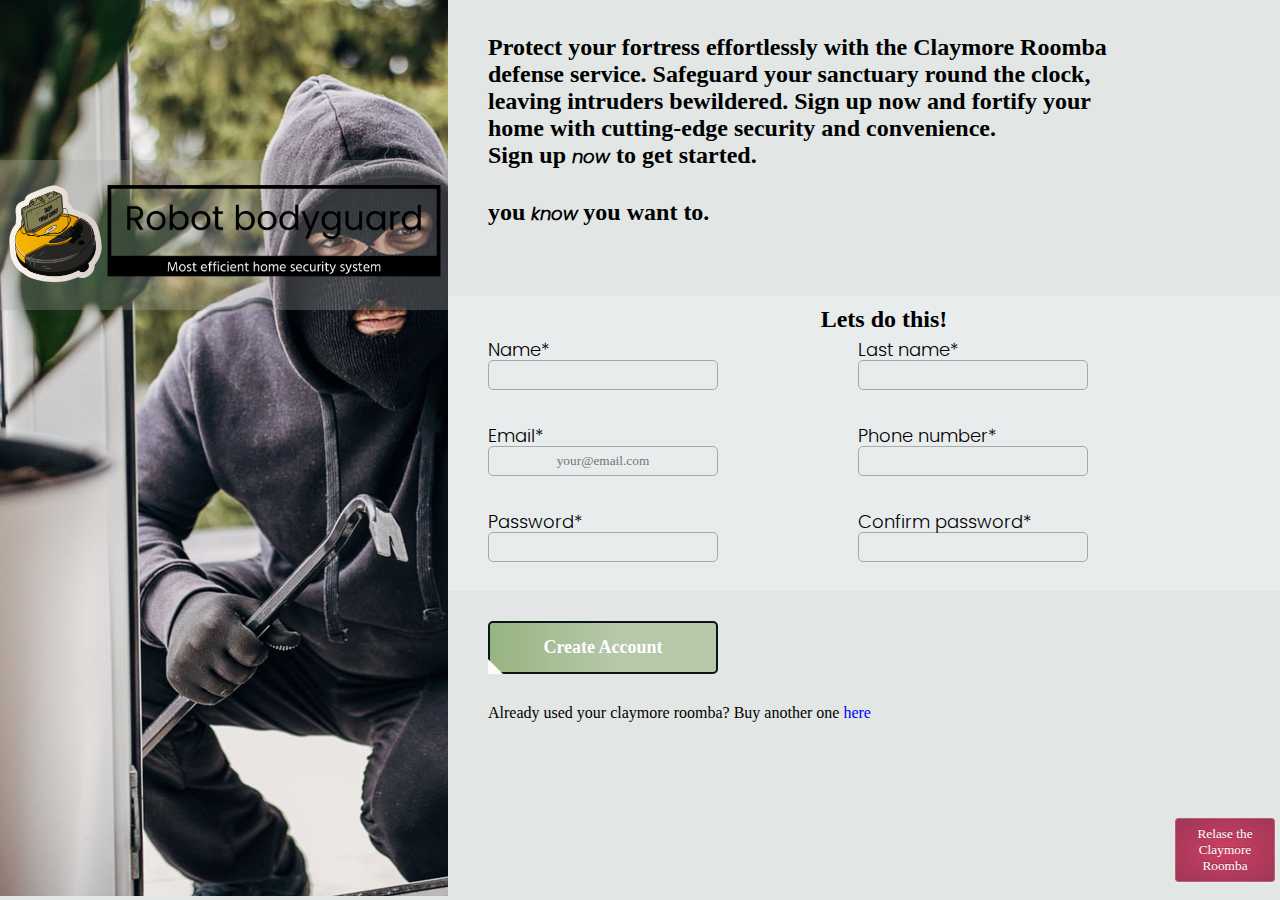
<file: index.html>
<!DOCTYPE html>
<html lang="en">
<head>
    <meta charset="UTF-8">
    <meta name="viewport" content="width=device-width, initial-scale=1.0">
    <title>Document</title>
    <link rel="stylesheet" href="simple-form.css">
</head>
<body>
    <div class="page-container">
        <div class="sidebar-panel">
            <div class="logo">
                <img class="roomba" id="roomba" src="img/claymore_roomba-removebg-preview.png" alt="source: imgflip.com">
                <img class="logo-text" src="img/robot-bodyguard-low-resolution-logo-black-on-transparent-background.png" alt="logo">
            </div>
            <div class="img-credit">
                
            </div>
        </div>
        <div class="main-panel">
            <div class="block 1">
                <div class="words">    
                    <p>Protect your fortress effortlessly with the Claymore Roomba defense service. Safeguard your sanctuary round the clock, leaving intruders bewildered. 
                        Sign up now and fortify your home with cutting-edge security and convenience.
                    </p>
                    <p>Sign up <span class="italic">now</span> to get started.</p>
                </div>
                <p>you <span class="italic">know </span>you want to.</p>
            </div>

            <div class="block 2">
                <form action="" 
                      method="post"
                      id="roomba-f">
                    <div class="legend">
                        <legend>Lets do this!</legend>
                    </div>
                    <div class="form-panel">
                        <ul class="input-container 1">
                            <li>
                                <label for="name">Name*</label>
                                <input type="text" 
                                       id="name" 
                                       name="user-name" 
                                       required>
                            </li>
                            <li>
                                <label for="email">Email*</label>
                                <input type="email" 
                                       id="email" 
                                       name="user-email" 
                                       placeholder="your@email.com"

                                       required >
                            </li>
                            <li>
                                <label for="password">Password*</label>
                                <input type="password" 
                                       id="password" 
                                       name="user-password"
                                       minlength="8" 
                                       required
                                 >
                            </li>
                        </ul>
                        <ul class="input-container 2">
                            <li>
                                <label for="lastName">Last name*</label>
                                <input type="text" 
                                       name="lastName" 
                                       id="user-last-name" 
                                       minlength="8"
                                       required>
                            </li>
                            <li>
                                <label for="phone">Phone number*</label>
                                <input type="tel" 
                                       name="phone" 
                                       id="user-phone" 
                                       required>
                            </li>
                            <li>
                                <label for="conf-pass">Confirm password*</label>
                                <input type="password" 
                                       name="lastName" 
                                       id="conf-pass" 
                                       required>
                            </li>
                        </ul>
                        
                    </div>
                </form>    
            </div>

            <div class="block 3 button">
                <button form="roomba-f" type="submit" id="submit">Create Account</button>
                <p class="">Already used your claymore roomba? Buy another one<span style="color: blue;"> here</span></p>
                <button id="release">
                    <div class="button-top">Relase the Claymore Roomba</div>
                    <div class="button-bottom"></div>
                    <div class="button-base"></div>
                </button>
            </div>
        </div>
    </div>
   <script src="./simple-form.js"></script>
</body>
</html>
</file>
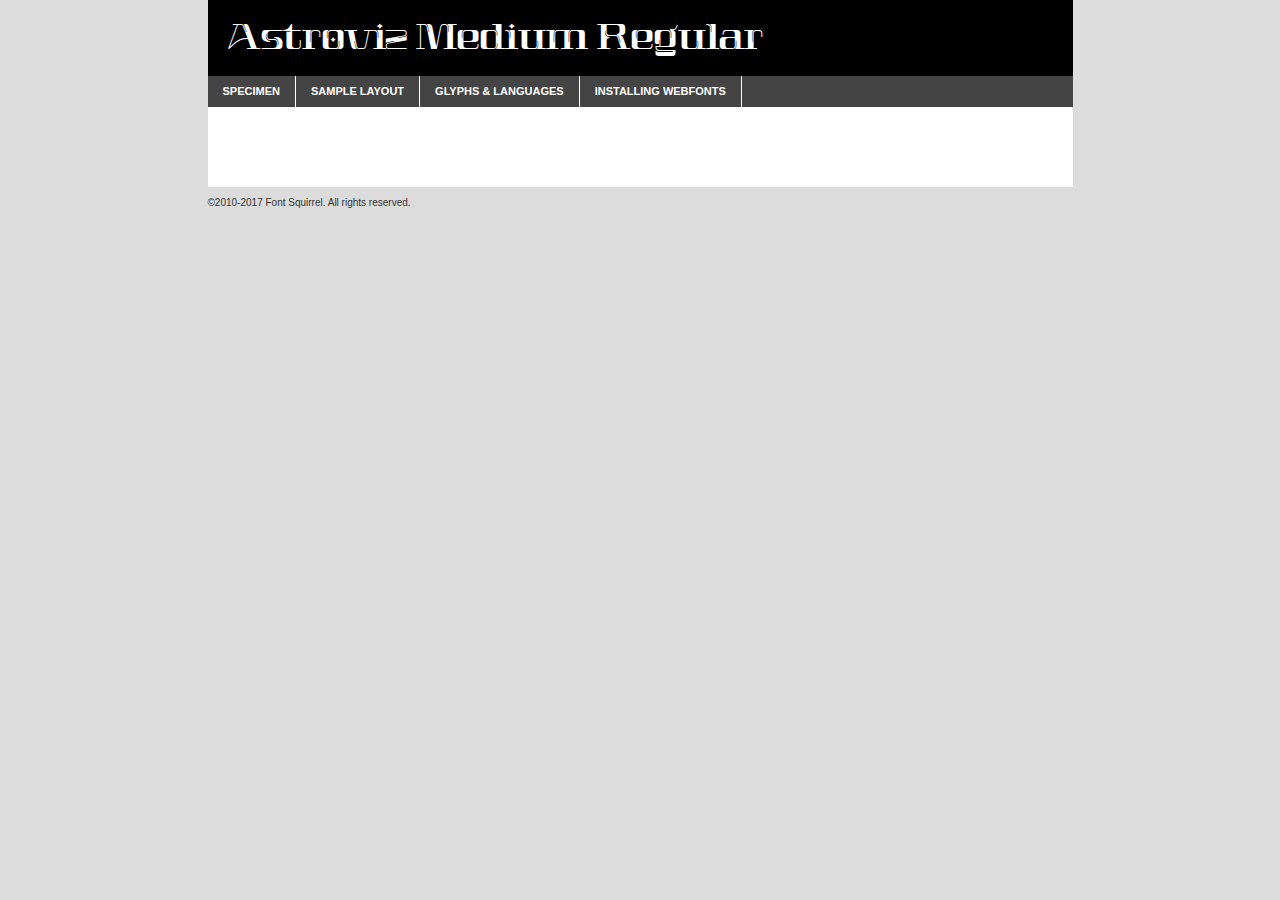
<file: fuentes-texto/astroviz/astroviz-medium-demo.html>
<!DOCTYPE html PUBLIC "-//W3C//DTD XHTML 1.0 Transitional//EN"
        "http://www.w3.org/TR/xhtml1/DTD/xhtml1-transitional.dtd">

<html xmlns="http://www.w3.org/1999/xhtml" xml:lang="en" lang="en">
<head>
    <meta http-equiv="Content-Type" content="text/html; charset=utf-8"/>
    <script src="http://ajax.googleapis.com/ajax/libs/jquery/1.7.2/jquery.min.js" type="text/javascript" charset="utf-8"></script>
    <script type="text/javascript">
		(function($) {
			$.fn.easyTabs = function(option) {
				var param = jQuery.extend({ fadeSpeed: 'fast', defaultContent: 1, activeClass: 'active' }, option);
				$(this).each(function() {
					var thisId = '#' + this.id;
					if ( param.defaultContent == '' )
					{
						param.defaultContent = 1;
					}
					if ( typeof param.defaultContent == 'number' )
					{
						var defaultTab = $(thisId + ' .tabs li:eq(' + (param.defaultContent - 1) + ') a').attr('href').substr(1);
					}
					else
					{
						var defaultTab = param.defaultContent;
					}
					$(thisId + ' .tabs li a').each(function() {
						var tabToHide = $(this).attr('href').substr(1);
						$('#' + tabToHide).addClass('easytabs-tab-content');
					});
					hideAll();
					changeContent(defaultTab);

					function hideAll() {$(thisId + ' .easytabs-tab-content').hide();}

					function changeContent(tabId)
					{
						hideAll();
						$(thisId + ' .tabs li').removeClass(param.activeClass);
						$(thisId + ' .tabs li a[href=#' + tabId + ']').closest('li').addClass(param.activeClass);
						if ( param.fadeSpeed != 'none' )
						{
							$(thisId + ' #' + tabId).fadeIn(param.fadeSpeed);
						}
						else
						{
							$(thisId + ' #' + tabId).show();
						}
					}

					$(thisId + ' .tabs li').click(function() {
						var tabId = $(this).find('a').attr('href').substr(1);
						changeContent(tabId);
						return false;
					});
				});
			}
		})(jQuery);
    </script>
    <link rel="stylesheet" href="specimen_files/specimen_stylesheet.css" type="text/css" charset="utf-8"/>
    <link rel="stylesheet" href="stylesheet.css" type="text/css" charset="utf-8"/>

    <style type="text/css">
        		body {
			font-family: 'astrovizmedium';
        		}

            </style>

    <title>Astroviz Medium Regular Specimen</title>


    <script type="text/javascript" charset="utf-8">
		$(document).ready(function() {
			$('#container').easyTabs({ defaultContent: 1 });
		});
    </script>
</head>

<body>
<div id="container">
    <div id="header">
		Astroviz Medium Regular    </div>
    <ul class="tabs">
        <li><a href="#specimen">Specimen</a></li>
        <li><a href="#layout">Sample Layout</a></li>
		        <li><a href="#glyphs">Glyphs &amp; Languages</a></li>
        <li><a href="#installing">Installing Webfonts</a></li>

    </ul>

    <div id="main_content">


        <div id="specimen">

            <div class="section">
                <div class="grid12 firstcol">
                    <div class="huge">AaBb</div>
                </div>
            </div>

            <div class="section">
                <div class="glyph_range">A&#x200B;B&#x200b;C&#x200b;D&#x200b;E&#x200b;F&#x200b;G&#x200b;H&#x200b;I&#x200b;J&#x200b;K&#x200b;L&#x200b;M&#x200b;N&#x200b;O&#x200b;P&#x200b;Q&#x200b;R&#x200b;S&#x200b;T&#x200b;U&#x200b;V&#x200b;W&#x200b;X&#x200b;Y&#x200b;Z&#x200b;a&#x200b;b&#x200b;c&#x200b;d&#x200b;e&#x200b;f&#x200b;g&#x200b;h&#x200b;i&#x200b;j&#x200b;k&#x200b;l&#x200b;m&#x200b;n&#x200b;o&#x200b;p&#x200b;q&#x200b;r&#x200b;s&#x200b;t&#x200b;u&#x200b;v&#x200b;w&#x200b;x&#x200b;y&#x200b;z&#x200b;1&#x200b;2&#x200b;3&#x200b;4&#x200b;5&#x200b;6&#x200b;7&#x200b;8&#x200b;9&#x200b;0&#x200b;&amp;&#x200b;.&#x200b;,&#x200b;?&#x200b;!&#x200b;&#64;&#x200b;(&#x200b;)&#x200b;#&#x200b;$&#x200b;%&#x200b;*&#x200b;+&#x200b;-&#x200b;=&#x200b;:&#x200b;;</div>
            </div>
            <div class="section">
                <div class="grid12 firstcol">
                    <table class="sample_table">
                        <tr>
                            <td>10</td>
                            <td class="size10">abcdefghijklmnopqrstuvwxyzABCDEFGHIJKLMNOPQRSTUVWXYZ0123456789abcdefghijklmnopqrstuvwxyzABCDEFGHIJKLMNOPQRSTUVWXYZ0123456789abcdefghijklmnopqrstuvwxyzABCDEFGHIJKLMNOPQRSTUVWXYZ</td>
                        </tr>
                        <tr>
                            <td>11</td>
                            <td class="size11">abcdefghijklmnopqrstuvwxyzABCDEFGHIJKLMNOPQRSTUVWXYZ0123456789abcdefghijklmnopqrstuvwxyzABCDEFGHIJKLMNOPQRSTUVWXYZ0123456789abcdefghijklmnopqrstuvwxyzABCDEFGHIJKLMNOPQRSTUVWXYZ</td>
                        </tr>
                        <tr>
                            <td>12</td>
                            <td class="size12">abcdefghijklmnopqrstuvwxyzABCDEFGHIJKLMNOPQRSTUVWXYZ0123456789abcdefghijklmnopqrstuvwxyzABCDEFGHIJKLMNOPQRSTUVWXYZ0123456789abcdefghijklmnopqrstuvwxyzABCDEFGHIJKLMNOPQRSTUVWXYZ</td>
                        </tr>
                        <tr>
                            <td>13</td>
                            <td class="size13">abcdefghijklmnopqrstuvwxyzABCDEFGHIJKLMNOPQRSTUVWXYZ0123456789abcdefghijklmnopqrstuvwxyzABCDEFGHIJKLMNOPQRSTUVWXYZ0123456789abcdefghijklmnopqrstuvwxyzABCDEFGHIJKLMNOPQRSTUVWXYZ</td>
                        </tr>
                        <tr>
                            <td>14</td>
                            <td class="size14">abcdefghijklmnopqrstuvwxyzABCDEFGHIJKLMNOPQRSTUVWXYZ0123456789abcdefghijklmnopqrstuvwxyzABCDEFGHIJKLMNOPQRSTUVWXYZ0123456789abcdefghijklmnopqrstuvwxyzABCDEFGHIJKLMNOPQRSTUVWXYZ</td>
                        </tr>
                        <tr>
                            <td>16</td>
                            <td class="size16">abcdefghijklmnopqrstuvwxyzABCDEFGHIJKLMNOPQRSTUVWXYZ0123456789abcdefghijklmnopqrstuvwxyzABCDEFGHIJKLMNOPQRSTUVWXYZ</td>
                        </tr>
                        <tr>
                            <td>18</td>
                            <td class="size18">abcdefghijklmnopqrstuvwxyzABCDEFGHIJKLMNOPQRSTUVWXYZ0123456789abcdefghijklmnopqrstuvwxyzABCDEFGHIJKLMNOPQRSTUVWXYZ</td>
                        </tr>
                        <tr>
                            <td>20</td>
                            <td class="size20">abcdefghijklmnopqrstuvwxyzABCDEFGHIJKLMNOPQRSTUVWXYZ0123456789abcdefghijklmnopqrstuvwxyzABCDEFGHIJKLMNOPQRSTUVWXYZ</td>
                        </tr>
                        <tr>
                            <td>24</td>
                            <td class="size24">abcdefghijklmnopqrstuvwxyzABCDEFGHIJKLMNOPQRSTUVWXYZ0123456789abcdefghijklmnopqrstuvwxyzABCDEFGHIJKLMNOPQRSTUVWXYZ</td>
                        </tr>
                        <tr>
                            <td>30</td>
                            <td class="size30">abcdefghijklmnopqrstuvwxyzABCDEFGHIJKLMNOPQRSTUVWXYZ0123456789abcdefghijklmnopqrstuvwxyzABCDEFGHIJKLMNOPQRSTUVWXYZ</td>
                        </tr>
                        <tr>
                            <td>36</td>
                            <td class="size36">abcdefghijklmnopqrstuvwxyzABCDEFGHIJKLMNOPQRSTUVWXYZ0123456789abcdefghijklmnopqrstuvwxyzABCDEFGHIJKLMNOPQRSTUVWXYZ</td>
                        </tr>
                        <tr>
                            <td>48</td>
                            <td class="size48">abcdefghijklmnopqrstuvwxyzABCDEFGHIJKLMNOPQRSTUVWXYZ0123456789abcdefghijklmnopqrstuvwxyzABCDEFGHIJKLMNOPQRSTUVWXYZ</td>
                        </tr>
                        <tr>
                            <td>60</td>
                            <td class="size60">abcdefghijklmnopqrstuvwxyzABCDEFGHIJKLMNOPQRSTUVWXYZ0123456789abcdefghijklmnopqrstuvwxyzABCDEFGHIJKLMNOPQRSTUVWXYZ</td>
                        </tr>
                        <tr>
                            <td>72</td>
                            <td class="size72">abcdefghijklmnopqrstuvwxyzABCDEFGHIJKLMNOPQRSTUVWXYZ0123456789abcdefghijklmnopqrstuvwxyzABCDEFGHIJKLMNOPQRSTUVWXYZ</td>
                        </tr>
                        <tr>
                            <td>90</td>
                            <td class="size90">abcdefghijklmnopqrstuvwxyzABCDEFGHIJKLMNOPQRSTUVWXYZ0123456789abcdefghijklmnopqrstuvwxyzABCDEFGHIJKLMNOPQRSTUVWXYZ</td>
                        </tr>
                    </table>

                </div>

            </div>


            <div class="section" id="bodycomparison">


                <div id="xheight">
                    <div class="fontbody">&#x25FC;&#x25FC;&#x25FC;&#x25FC;&#x25FC;&#x25FC;&#x25FC;&#x25FC;&#x25FC;&#x25FC;&#x25FC;&#x25FC;&#x25FC;&#x25FC;&#x25FC;&#x25FC;&#x25FC;&#x25FC;&#x25FC;&#x25FC;&#x25FC;&#x25FC;&#x25FC;&#x25FC;&#x25FC;&#x25FC;&#x25FC;&#x25FC;&#x25FC;&#x25FC;&#x25FC;&#x25FC;&#x25FC;&#x25FC;&#x25FC;&#x25FC;&#x25FC;&#x25FC;&#x25FC;&#x25FC;&#x25FC;&#x25FC;&#x25FC;&#x25FC;&#x25FC;&#x25FC;&#x25FC;&#x25FC;&#x25FC;&#x25FC;&#x25FC;&#x25FC;&#x25FC;&#x25FC;&#x25FC;&#x25FC;&#x25FC;&#x25FC;&#x25FC;&#x25FC;&#x25FC;&#x25FC;&#x25FC;&#x25FC;&#x25FC;&#x25FC;&#x25FC;&#x25FC;&#x25FC;&#x25FC;&#x25FC;&#x25FC;&#x25FC;&#x25FC;&#x25FC;&#x25FC;&#x25FC;&#x25FC;&#x25FC;&#x25FC;&#x25FC;&#x25FC;&#x25FC;&#x25FC;&#x25FC;&#x25FC;&#x25FC;&#x25FC;&#x25FC;&#x25FC;&#x25FC;&#x25FC;&#x25FC;&#x25FC;&#x25FC;&#x25FC;&#x25FC;&#x25FC;&#x25FC;body</div>
                    <div class="arialbody">body</div>
                    <div class="verdanabody">body</div>
                    <div class="georgiabody">body</div>
                </div>
                <div class="fontbody" style="z-index:1">
                    body<span>Astroviz Medium Regular</span>
                </div>
                <div class="arialbody" style="z-index:1">
                    body<span>Arial</span>
                </div>
                <div class="verdanabody" style="z-index:1">
                    body<span>Verdana</span>
                </div>
                <div class="georgiabody" style="z-index:1">
                    body<span>Georgia</span>
                </div>


            </div>


            <div class="section psample psample_row1" id="">

                <div class="grid2 firstcol">
                    <p class="size10"><span>10.</span>Aenean lacinia bibendum nulla sed consectetur. Fusce dapibus, tellus ac cursus commodo, tortor mauris condimentum nibh, ut fermentum massa justo sit amet risus. Nullam id dolor id nibh ultricies vehicula ut id elit. Cum sociis natoque penatibus et magnis dis parturient montes, nascetur ridiculus mus. Nulla vitae elit libero, a pharetra augue.</p>

                </div>
                <div class="grid3">
                    <p class="size11"><span>11.</span>Aenean lacinia bibendum nulla sed consectetur. Fusce dapibus, tellus ac cursus commodo, tortor mauris condimentum nibh, ut fermentum massa justo sit amet risus. Nullam id dolor id nibh ultricies vehicula ut id elit. Cum sociis natoque penatibus et magnis dis parturient montes, nascetur ridiculus mus. Nulla vitae elit libero, a pharetra augue.</p>

                </div>
                <div class="grid3">
                    <p class="size12"><span>12.</span>Aenean lacinia bibendum nulla sed consectetur. Fusce dapibus, tellus ac cursus commodo, tortor mauris condimentum nibh, ut fermentum massa justo sit amet risus. Nullam id dolor id nibh ultricies vehicula ut id elit. Cum sociis natoque penatibus et magnis dis parturient montes, nascetur ridiculus mus. Nulla vitae elit libero, a pharetra augue.</p>

                </div>
                <div class="grid4">
                    <p class="size13"><span>13.</span>Aenean lacinia bibendum nulla sed consectetur. Fusce dapibus, tellus ac cursus commodo, tortor mauris condimentum nibh, ut fermentum massa justo sit amet risus. Nullam id dolor id nibh ultricies vehicula ut id elit. Cum sociis natoque penatibus et magnis dis parturient montes, nascetur ridiculus mus. Nulla vitae elit libero, a pharetra augue.</p>

                </div>
                <div class="white_blend"></div>

            </div>
            <div class="section psample psample_row2" id="">
                <div class="grid3 firstcol">
                    <p class="size14"><span>14.</span>Aenean lacinia bibendum nulla sed consectetur. Fusce dapibus, tellus ac cursus commodo, tortor mauris condimentum nibh, ut fermentum massa justo sit amet risus. Nullam id dolor id nibh ultricies vehicula ut id elit. Cum sociis natoque penatibus et magnis dis parturient montes, nascetur ridiculus mus. Nulla vitae elit libero, a pharetra augue.</p>

                </div>
                <div class="grid4">
                    <p class="size16"><span>16.</span>Aenean lacinia bibendum nulla sed consectetur. Fusce dapibus, tellus ac cursus commodo, tortor mauris condimentum nibh, ut fermentum massa justo sit amet risus. Nullam id dolor id nibh ultricies vehicula ut id elit. Cum sociis natoque penatibus et magnis dis parturient montes, nascetur ridiculus mus. Nulla vitae elit libero, a pharetra augue.</p>

                </div>
                <div class="grid5">
                    <p class="size18"><span>18.</span>Aenean lacinia bibendum nulla sed consectetur. Fusce dapibus, tellus ac cursus commodo, tortor mauris condimentum nibh, ut fermentum massa justo sit amet risus. Nullam id dolor id nibh ultricies vehicula ut id elit. Cum sociis natoque penatibus et magnis dis parturient montes, nascetur ridiculus mus. Nulla vitae elit libero, a pharetra augue.</p>

                </div>

                <div class="white_blend"></div>

            </div>

            <div class="section psample psample_row3" id="">
                <div class="grid5 firstcol">
                    <p class="size20"><span>20.</span>Aenean lacinia bibendum nulla sed consectetur. Fusce dapibus, tellus ac cursus commodo, tortor mauris condimentum nibh, ut fermentum massa justo sit amet risus. Nullam id dolor id nibh ultricies vehicula ut id elit. Cum sociis natoque penatibus et magnis dis parturient montes, nascetur ridiculus mus. Nulla vitae elit libero, a pharetra augue.</p>
                </div>
                <div class="grid7">
                    <p class="size24"><span>24.</span>Aenean lacinia bibendum nulla sed consectetur. Fusce dapibus, tellus ac cursus commodo, tortor mauris condimentum nibh, ut fermentum massa justo sit amet risus. Nullam id dolor id nibh ultricies vehicula ut id elit. Cum sociis natoque penatibus et magnis dis parturient montes, nascetur ridiculus mus. Nulla vitae elit libero, a pharetra augue.</p>
                </div>

                <div class="white_blend"></div>

            </div>

            <div class="section psample psample_row4" id="">
                <div class="grid12 firstcol">
                    <p class="size30"><span>30.</span>Aenean lacinia bibendum nulla sed consectetur. Fusce dapibus, tellus ac cursus commodo, tortor mauris condimentum nibh, ut fermentum massa justo sit amet risus. Nullam id dolor id nibh ultricies vehicula ut id elit. Cum sociis natoque penatibus et magnis dis parturient montes, nascetur ridiculus mus. Nulla vitae elit libero, a pharetra augue.</p>
                </div>
                <div class="white_blend"></div>

            </div>


            <div class="section psample psample_row1 fullreverse">
                <div class="grid2 firstcol">
                    <p class="size10"><span>10.</span>Aenean lacinia bibendum nulla sed consectetur. Fusce dapibus, tellus ac cursus commodo, tortor mauris condimentum nibh, ut fermentum massa justo sit amet risus. Nullam id dolor id nibh ultricies vehicula ut id elit. Cum sociis natoque penatibus et magnis dis parturient montes, nascetur ridiculus mus. Nulla vitae elit libero, a pharetra augue.</p>

                </div>
                <div class="grid3">
                    <p class="size11"><span>11.</span>Aenean lacinia bibendum nulla sed consectetur. Fusce dapibus, tellus ac cursus commodo, tortor mauris condimentum nibh, ut fermentum massa justo sit amet risus. Nullam id dolor id nibh ultricies vehicula ut id elit. Cum sociis natoque penatibus et magnis dis parturient montes, nascetur ridiculus mus. Nulla vitae elit libero, a pharetra augue.</p>

                </div>
                <div class="grid3">
                    <p class="size12"><span>12.</span>Aenean lacinia bibendum nulla sed consectetur. Fusce dapibus, tellus ac cursus commodo, tortor mauris condimentum nibh, ut fermentum massa justo sit amet risus. Nullam id dolor id nibh ultricies vehicula ut id elit. Cum sociis natoque penatibus et magnis dis parturient montes, nascetur ridiculus mus. Nulla vitae elit libero, a pharetra augue.</p>

                </div>
                <div class="grid4">
                    <p class="size13"><span>13.</span>Aenean lacinia bibendum nulla sed consectetur. Fusce dapibus, tellus ac cursus commodo, tortor mauris condimentum nibh, ut fermentum massa justo sit amet risus. Nullam id dolor id nibh ultricies vehicula ut id elit. Cum sociis natoque penatibus et magnis dis parturient montes, nascetur ridiculus mus. Nulla vitae elit libero, a pharetra augue.</p>

                </div>
                <div class="black_blend"></div>

            </div>

            <div class="section psample psample_row2 fullreverse">
                <div class="grid3 firstcol">
                    <p class="size14"><span>14.</span>Aenean lacinia bibendum nulla sed consectetur. Fusce dapibus, tellus ac cursus commodo, tortor mauris condimentum nibh, ut fermentum massa justo sit amet risus. Nullam id dolor id nibh ultricies vehicula ut id elit. Cum sociis natoque penatibus et magnis dis parturient montes, nascetur ridiculus mus. Nulla vitae elit libero, a pharetra augue.</p>

                </div>
                <div class="grid4">
                    <p class="size16"><span>16.</span>Aenean lacinia bibendum nulla sed consectetur. Fusce dapibus, tellus ac cursus commodo, tortor mauris condimentum nibh, ut fermentum massa justo sit amet risus. Nullam id dolor id nibh ultricies vehicula ut id elit. Cum sociis natoque penatibus et magnis dis parturient montes, nascetur ridiculus mus. Nulla vitae elit libero, a pharetra augue.</p>

                </div>
                <div class="grid5">
                    <p class="size18"><span>18.</span>Aenean lacinia bibendum nulla sed consectetur. Fusce dapibus, tellus ac cursus commodo, tortor mauris condimentum nibh, ut fermentum massa justo sit amet risus. Nullam id dolor id nibh ultricies vehicula ut id elit. Cum sociis natoque penatibus et magnis dis parturient montes, nascetur ridiculus mus. Nulla vitae elit libero, a pharetra augue.</p>

                </div>
                <div class="black_blend"></div>

            </div>

            <div class="section psample fullreverse psample_row3" id="">
                <div class="grid5 firstcol">
                    <p class="size20"><span>20.</span>Aenean lacinia bibendum nulla sed consectetur. Fusce dapibus, tellus ac cursus commodo, tortor mauris condimentum nibh, ut fermentum massa justo sit amet risus. Nullam id dolor id nibh ultricies vehicula ut id elit. Cum sociis natoque penatibus et magnis dis parturient montes, nascetur ridiculus mus. Nulla vitae elit libero, a pharetra augue.</p>
                </div>
                <div class="grid7">
                    <p class="size24"><span>24.</span>Aenean lacinia bibendum nulla sed consectetur. Fusce dapibus, tellus ac cursus commodo, tortor mauris condimentum nibh, ut fermentum massa justo sit amet risus. Nullam id dolor id nibh ultricies vehicula ut id elit. Cum sociis natoque penatibus et magnis dis parturient montes, nascetur ridiculus mus. Nulla vitae elit libero, a pharetra augue.</p>
                </div>

                <div class="black_blend"></div>

            </div>

            <div class="section psample fullreverse psample_row4" id="" style="border-bottom: 20px #000 solid;">
                <div class="grid12 firstcol">
                    <p class="size30"><span>30.</span>Aenean lacinia bibendum nulla sed consectetur. Fusce dapibus, tellus ac cursus commodo, tortor mauris condimentum nibh, ut fermentum massa justo sit amet risus. Nullam id dolor id nibh ultricies vehicula ut id elit. Cum sociis natoque penatibus et magnis dis parturient montes, nascetur ridiculus mus. Nulla vitae elit libero, a pharetra augue.</p>
                </div>
                <div class="black_blend"></div>

            </div>


        </div>

        <div id="layout">

            <div class="section">

                <div class="grid12 firstcol">
                    <h1>Lorem Ipsum Dolor</h1>
                    <h2>Etiam porta sem malesuada magna mollis euismod</h2>

                    <p class="byline">By <a href="#link">Aenean Lacinia</a></p>
                </div>
            </div>
            <div class="section">
                <div class="grid8 firstcol">
                    <p class="large">Donec sed odio dui. Morbi leo risus, porta ac consectetur ac, vestibulum at eros. Fusce dapibus, tellus ac cursus commodo, tortor mauris condimentum nibh, ut fermentum massa justo sit amet risus. </p>


                    <h3>Pellentesque ornare sem</h3>

                    <p>Maecenas sed diam eget risus varius blandit sit amet non magna. Maecenas faucibus mollis interdum. Donec ullamcorper nulla non metus auctor fringilla. Nullam id dolor id nibh ultricies vehicula ut id elit. Nullam id dolor id nibh ultricies vehicula ut id elit. </p>

                    <p>Aenean eu leo quam. Pellentesque ornare sem lacinia quam venenatis vestibulum. Lorem ipsum dolor sit amet, consectetur adipiscing elit. Cum sociis natoque penatibus et magnis dis parturient montes, nascetur ridiculus mus. </p>

                    <p>Nulla vitae elit libero, a pharetra augue. Praesent commodo cursus magna, vel scelerisque nisl consectetur et. Aenean lacinia bibendum nulla sed consectetur. </p>

                    <p>Nullam quis risus eget urna mollis ornare vel eu leo. Nullam quis risus eget urna mollis ornare vel eu leo. Maecenas sed diam eget risus varius blandit sit amet non magna. Donec ullamcorper nulla non metus auctor fringilla. </p>

                    <h3>Cras mattis consectetur</h3>

                    <p>Aenean eu leo quam. Pellentesque ornare sem lacinia quam venenatis vestibulum. Aenean lacinia bibendum nulla sed consectetur. Integer posuere erat a ante venenatis dapibus posuere velit aliquet. Cras mattis consectetur purus sit amet fermentum. </p>

                    <p>Nullam id dolor id nibh ultricies vehicula ut id elit. Nullam quis risus eget urna mollis ornare vel eu leo. Cras mattis consectetur purus sit amet fermentum.</p>
                </div>

                <div class="grid4 sidebar">

                    <div class="box reverse">
                        <p class="last">Nullam quis risus eget urna mollis ornare vel eu leo. Donec ullamcorper nulla non metus auctor fringilla. Cras mattis consectetur purus sit amet fermentum. Sed posuere consectetur est at lobortis. Lorem ipsum dolor sit amet, consectetur adipiscing elit. </p>
                    </div>

                    <p class="caption">Maecenas sed diam eget risus varius.</p>

                    <p>Vestibulum id ligula porta felis euismod semper. Integer posuere erat a ante venenatis dapibus posuere velit aliquet. Vestibulum id ligula porta felis euismod semper. Sed posuere consectetur est at lobortis. Maecenas sed diam eget risus varius blandit sit amet non magna. Fusce dapibus, tellus ac cursus commodo, tortor mauris condimentum nibh, ut fermentum massa justo sit amet risus. </p>


                    <p>Duis mollis, est non commodo luctus, nisi erat porttitor ligula, eget lacinia odio sem nec elit. Aenean lacinia bibendum nulla sed consectetur. Vivamus sagittis lacus vel augue laoreet rutrum faucibus dolor auctor. Aenean lacinia bibendum nulla sed consectetur. Nullam quis risus eget urna mollis ornare vel eu leo. </p>

                    <p>Praesent commodo cursus magna, vel scelerisque nisl consectetur et. Donec ullamcorper nulla non metus auctor fringilla. Maecenas faucibus mollis interdum. Fusce dapibus, tellus ac cursus commodo, tortor mauris condimentum nibh, ut fermentum massa justo sit amet risus. </p>

                </div>
            </div>

        </div>


		

        <div id="glyphs">
            <div class="section">
                <div class="grid12 firstcol">

                    <h1>Language Support</h1>
                    <p>The subset of Astroviz Medium Regular in this kit supports the following languages:<br/>

						Albanian, Basque, Breton, Chamorro, Danish, Dutch, English, Faroese, Finnish, French, Frisian, Galician, German, Icelandic, Italian, Malagasy, Norwegian, Portuguese, Spanish, Alsatian, Aragonese, Arapaho, Arrernte, Asturian, Aymara, Bislama, Cebuano, Corsican, Fijian, French_creole, Genoese, Gilbertese, Greenlandic, Haitian_creole, Hiligaynon, Hmong, Hopi, Ibanag, Iloko_ilokano, Indonesian, Interglossa_glosa, Interlingua, Irish_gaelic, Jerriais, Lojban, Lombard, Luxembourgeois, Manx, Mohawk, Norfolk_pitcairnese, Occitan, Oromo, Pangasinan, Papiamento, Piedmontese, Potawatomi, Rhaeto-romance, Romansh, Rotokas, Sami_lule, Samoan, Sardinian, Scots_gaelic, Seychelles_creole, Shona, Sicilian, Somali, Southern_ndebele, Swahili, Swati_swazi, Tagalog_filipino_pilipino, Tetum, Tok_pisin, Uyghur_latinized, Volapuk, Walloon, Warlpiri, Xhosa, Yapese, Zulu, Latinbasic, Ubasic, Demo                    </p>
                    <h1>Glyph Chart</h1>
                    <p>The subset of Astroviz Medium Regular in this kit includes all the glyphs listed below. Unicode entities are included above each glyph to help you insert individual characters into your layout.</p>
                    <div id="glyph_chart">

																																	                                <div><p>&amp;#13;</p>&#13;</div>
																				                                <div><p>&amp;#32;</p>&#32;</div>
																				                                <div><p>&amp;#33;</p>&#33;</div>
																				                                <div><p>&amp;#34;</p>&#34;</div>
																				                                <div><p>&amp;#35;</p>&#35;</div>
																				                                <div><p>&amp;#36;</p>&#36;</div>
																				                                <div><p>&amp;#37;</p>&#37;</div>
																				                                <div><p>&amp;#38;</p>&#38;</div>
																				                                <div><p>&amp;#39;</p>&#39;</div>
																				                                <div><p>&amp;#40;</p>&#40;</div>
																				                                <div><p>&amp;#41;</p>&#41;</div>
																				                                <div><p>&amp;#42;</p>&#42;</div>
																				                                <div><p>&amp;#43;</p>&#43;</div>
																				                                <div><p>&amp;#44;</p>&#44;</div>
																				                                <div><p>&amp;#45;</p>&#45;</div>
																				                                <div><p>&amp;#46;</p>&#46;</div>
																				                                <div><p>&amp;#47;</p>&#47;</div>
																				                                <div><p>&amp;#48;</p>&#48;</div>
																				                                <div><p>&amp;#49;</p>&#49;</div>
																				                                <div><p>&amp;#50;</p>&#50;</div>
																				                                <div><p>&amp;#51;</p>&#51;</div>
																				                                <div><p>&amp;#52;</p>&#52;</div>
																				                                <div><p>&amp;#53;</p>&#53;</div>
																				                                <div><p>&amp;#54;</p>&#54;</div>
																				                                <div><p>&amp;#55;</p>&#55;</div>
																				                                <div><p>&amp;#56;</p>&#56;</div>
																				                                <div><p>&amp;#57;</p>&#57;</div>
																				                                <div><p>&amp;#58;</p>&#58;</div>
																				                                <div><p>&amp;#59;</p>&#59;</div>
																				                                <div><p>&amp;#60;</p>&#60;</div>
																				                                <div><p>&amp;#61;</p>&#61;</div>
																				                                <div><p>&amp;#62;</p>&#62;</div>
																				                                <div><p>&amp;#63;</p>&#63;</div>
																				                                <div><p>&amp;#64;</p>&#64;</div>
																				                                <div><p>&amp;#65;</p>&#65;</div>
																				                                <div><p>&amp;#66;</p>&#66;</div>
																				                                <div><p>&amp;#67;</p>&#67;</div>
																				                                <div><p>&amp;#68;</p>&#68;</div>
																				                                <div><p>&amp;#69;</p>&#69;</div>
																				                                <div><p>&amp;#70;</p>&#70;</div>
																				                                <div><p>&amp;#71;</p>&#71;</div>
																				                                <div><p>&amp;#72;</p>&#72;</div>
																				                                <div><p>&amp;#73;</p>&#73;</div>
																				                                <div><p>&amp;#74;</p>&#74;</div>
																				                                <div><p>&amp;#75;</p>&#75;</div>
																				                                <div><p>&amp;#76;</p>&#76;</div>
																				                                <div><p>&amp;#77;</p>&#77;</div>
																				                                <div><p>&amp;#78;</p>&#78;</div>
																				                                <div><p>&amp;#79;</p>&#79;</div>
																				                                <div><p>&amp;#80;</p>&#80;</div>
																				                                <div><p>&amp;#81;</p>&#81;</div>
																				                                <div><p>&amp;#82;</p>&#82;</div>
																				                                <div><p>&amp;#83;</p>&#83;</div>
																				                                <div><p>&amp;#84;</p>&#84;</div>
																				                                <div><p>&amp;#85;</p>&#85;</div>
																				                                <div><p>&amp;#86;</p>&#86;</div>
																				                                <div><p>&amp;#87;</p>&#87;</div>
																				                                <div><p>&amp;#88;</p>&#88;</div>
																				                                <div><p>&amp;#89;</p>&#89;</div>
																				                                <div><p>&amp;#90;</p>&#90;</div>
																				                                <div><p>&amp;#91;</p>&#91;</div>
																				                                <div><p>&amp;#92;</p>&#92;</div>
																				                                <div><p>&amp;#93;</p>&#93;</div>
																				                                <div><p>&amp;#94;</p>&#94;</div>
																				                                <div><p>&amp;#95;</p>&#95;</div>
																				                                <div><p>&amp;#96;</p>&#96;</div>
																				                                <div><p>&amp;#97;</p>&#97;</div>
																				                                <div><p>&amp;#98;</p>&#98;</div>
																				                                <div><p>&amp;#99;</p>&#99;</div>
																				                                <div><p>&amp;#100;</p>&#100;</div>
																				                                <div><p>&amp;#101;</p>&#101;</div>
																				                                <div><p>&amp;#102;</p>&#102;</div>
																				                                <div><p>&amp;#103;</p>&#103;</div>
																				                                <div><p>&amp;#104;</p>&#104;</div>
																				                                <div><p>&amp;#105;</p>&#105;</div>
																				                                <div><p>&amp;#106;</p>&#106;</div>
																				                                <div><p>&amp;#107;</p>&#107;</div>
																				                                <div><p>&amp;#108;</p>&#108;</div>
																				                                <div><p>&amp;#109;</p>&#109;</div>
																				                                <div><p>&amp;#110;</p>&#110;</div>
																				                                <div><p>&amp;#111;</p>&#111;</div>
																				                                <div><p>&amp;#112;</p>&#112;</div>
																				                                <div><p>&amp;#113;</p>&#113;</div>
																				                                <div><p>&amp;#114;</p>&#114;</div>
																				                                <div><p>&amp;#115;</p>&#115;</div>
																				                                <div><p>&amp;#116;</p>&#116;</div>
																				                                <div><p>&amp;#117;</p>&#117;</div>
																				                                <div><p>&amp;#118;</p>&#118;</div>
																				                                <div><p>&amp;#119;</p>&#119;</div>
																				                                <div><p>&amp;#120;</p>&#120;</div>
																				                                <div><p>&amp;#121;</p>&#121;</div>
																				                                <div><p>&amp;#122;</p>&#122;</div>
																				                                <div><p>&amp;#123;</p>&#123;</div>
																				                                <div><p>&amp;#124;</p>&#124;</div>
																				                                <div><p>&amp;#125;</p>&#125;</div>
																				                                <div><p>&amp;#126;</p>&#126;</div>
																				                                <div><p>&amp;#160;</p>&#160;</div>
																				                                <div><p>&amp;#161;</p>&#161;</div>
																				                                <div><p>&amp;#162;</p>&#162;</div>
																				                                <div><p>&amp;#163;</p>&#163;</div>
																				                                <div><p>&amp;#164;</p>&#164;</div>
																				                                <div><p>&amp;#165;</p>&#165;</div>
																				                                <div><p>&amp;#166;</p>&#166;</div>
																				                                <div><p>&amp;#167;</p>&#167;</div>
																				                                <div><p>&amp;#168;</p>&#168;</div>
																				                                <div><p>&amp;#169;</p>&#169;</div>
																				                                <div><p>&amp;#170;</p>&#170;</div>
																				                                <div><p>&amp;#171;</p>&#171;</div>
																				                                <div><p>&amp;#172;</p>&#172;</div>
																				                                <div><p>&amp;#173;</p>&#173;</div>
																				                                <div><p>&amp;#174;</p>&#174;</div>
																				                                <div><p>&amp;#175;</p>&#175;</div>
																				                                <div><p>&amp;#176;</p>&#176;</div>
																				                                <div><p>&amp;#177;</p>&#177;</div>
																				                                <div><p>&amp;#178;</p>&#178;</div>
																				                                <div><p>&amp;#179;</p>&#179;</div>
																				                                <div><p>&amp;#180;</p>&#180;</div>
																				                                <div><p>&amp;#182;</p>&#182;</div>
																				                                <div><p>&amp;#183;</p>&#183;</div>
																				                                <div><p>&amp;#184;</p>&#184;</div>
																				                                <div><p>&amp;#185;</p>&#185;</div>
																				                                <div><p>&amp;#186;</p>&#186;</div>
																				                                <div><p>&amp;#187;</p>&#187;</div>
																				                                <div><p>&amp;#188;</p>&#188;</div>
																				                                <div><p>&amp;#189;</p>&#189;</div>
																				                                <div><p>&amp;#190;</p>&#190;</div>
																				                                <div><p>&amp;#191;</p>&#191;</div>
																				                                <div><p>&amp;#192;</p>&#192;</div>
																				                                <div><p>&amp;#193;</p>&#193;</div>
																				                                <div><p>&amp;#194;</p>&#194;</div>
																				                                <div><p>&amp;#195;</p>&#195;</div>
																				                                <div><p>&amp;#196;</p>&#196;</div>
																				                                <div><p>&amp;#197;</p>&#197;</div>
																				                                <div><p>&amp;#198;</p>&#198;</div>
																				                                <div><p>&amp;#199;</p>&#199;</div>
																				                                <div><p>&amp;#200;</p>&#200;</div>
																				                                <div><p>&amp;#201;</p>&#201;</div>
																				                                <div><p>&amp;#202;</p>&#202;</div>
																				                                <div><p>&amp;#203;</p>&#203;</div>
																				                                <div><p>&amp;#204;</p>&#204;</div>
																				                                <div><p>&amp;#205;</p>&#205;</div>
																				                                <div><p>&amp;#206;</p>&#206;</div>
																				                                <div><p>&amp;#207;</p>&#207;</div>
																				                                <div><p>&amp;#208;</p>&#208;</div>
																				                                <div><p>&amp;#209;</p>&#209;</div>
																				                                <div><p>&amp;#210;</p>&#210;</div>
																				                                <div><p>&amp;#211;</p>&#211;</div>
																				                                <div><p>&amp;#212;</p>&#212;</div>
																				                                <div><p>&amp;#213;</p>&#213;</div>
																				                                <div><p>&amp;#214;</p>&#214;</div>
																				                                <div><p>&amp;#215;</p>&#215;</div>
																				                                <div><p>&amp;#216;</p>&#216;</div>
																				                                <div><p>&amp;#217;</p>&#217;</div>
																				                                <div><p>&amp;#218;</p>&#218;</div>
																				                                <div><p>&amp;#219;</p>&#219;</div>
																				                                <div><p>&amp;#220;</p>&#220;</div>
																				                                <div><p>&amp;#221;</p>&#221;</div>
																				                                <div><p>&amp;#222;</p>&#222;</div>
																				                                <div><p>&amp;#223;</p>&#223;</div>
																				                                <div><p>&amp;#224;</p>&#224;</div>
																				                                <div><p>&amp;#225;</p>&#225;</div>
																				                                <div><p>&amp;#226;</p>&#226;</div>
																				                                <div><p>&amp;#227;</p>&#227;</div>
																				                                <div><p>&amp;#228;</p>&#228;</div>
																				                                <div><p>&amp;#229;</p>&#229;</div>
																				                                <div><p>&amp;#230;</p>&#230;</div>
																				                                <div><p>&amp;#231;</p>&#231;</div>
																				                                <div><p>&amp;#232;</p>&#232;</div>
																				                                <div><p>&amp;#233;</p>&#233;</div>
																				                                <div><p>&amp;#234;</p>&#234;</div>
																				                                <div><p>&amp;#235;</p>&#235;</div>
																				                                <div><p>&amp;#236;</p>&#236;</div>
																				                                <div><p>&amp;#237;</p>&#237;</div>
																				                                <div><p>&amp;#238;</p>&#238;</div>
																				                                <div><p>&amp;#239;</p>&#239;</div>
																				                                <div><p>&amp;#240;</p>&#240;</div>
																				                                <div><p>&amp;#241;</p>&#241;</div>
																				                                <div><p>&amp;#242;</p>&#242;</div>
																				                                <div><p>&amp;#243;</p>&#243;</div>
																				                                <div><p>&amp;#244;</p>&#244;</div>
																				                                <div><p>&amp;#245;</p>&#245;</div>
																				                                <div><p>&amp;#246;</p>&#246;</div>
																				                                <div><p>&amp;#247;</p>&#247;</div>
																				                                <div><p>&amp;#248;</p>&#248;</div>
																				                                <div><p>&amp;#249;</p>&#249;</div>
																				                                <div><p>&amp;#250;</p>&#250;</div>
																				                                <div><p>&amp;#251;</p>&#251;</div>
																				                                <div><p>&amp;#252;</p>&#252;</div>
																				                                <div><p>&amp;#253;</p>&#253;</div>
																				                                <div><p>&amp;#254;</p>&#254;</div>
																				                                <div><p>&amp;#255;</p>&#255;</div>
																				                                <div><p>&amp;#338;</p>&#338;</div>
																				                                <div><p>&amp;#339;</p>&#339;</div>
																				                                <div><p>&amp;#376;</p>&#376;</div>
																				                                <div><p>&amp;#710;</p>&#710;</div>
																				                                <div><p>&amp;#732;</p>&#732;</div>
																				                                <div><p>&amp;#8192;</p>&#8192;</div>
																				                                <div><p>&amp;#8193;</p>&#8193;</div>
																				                                <div><p>&amp;#8194;</p>&#8194;</div>
																				                                <div><p>&amp;#8195;</p>&#8195;</div>
																				                                <div><p>&amp;#8196;</p>&#8196;</div>
																				                                <div><p>&amp;#8197;</p>&#8197;</div>
																				                                <div><p>&amp;#8198;</p>&#8198;</div>
																				                                <div><p>&amp;#8199;</p>&#8199;</div>
																				                                <div><p>&amp;#8200;</p>&#8200;</div>
																				                                <div><p>&amp;#8201;</p>&#8201;</div>
																				                                <div><p>&amp;#8202;</p>&#8202;</div>
																				                                <div><p>&amp;#8208;</p>&#8208;</div>
																				                                <div><p>&amp;#8209;</p>&#8209;</div>
																				                                <div><p>&amp;#8210;</p>&#8210;</div>
																				                                <div><p>&amp;#8211;</p>&#8211;</div>
																				                                <div><p>&amp;#8212;</p>&#8212;</div>
																				                                <div><p>&amp;#8216;</p>&#8216;</div>
																				                                <div><p>&amp;#8217;</p>&#8217;</div>
																				                                <div><p>&amp;#8218;</p>&#8218;</div>
																				                                <div><p>&amp;#8220;</p>&#8220;</div>
																				                                <div><p>&amp;#8221;</p>&#8221;</div>
																				                                <div><p>&amp;#8222;</p>&#8222;</div>
																				                                <div><p>&amp;#8226;</p>&#8226;</div>
																				                                <div><p>&amp;#8230;</p>&#8230;</div>
																				                                <div><p>&amp;#8239;</p>&#8239;</div>
																				                                <div><p>&amp;#8249;</p>&#8249;</div>
																				                                <div><p>&amp;#8250;</p>&#8250;</div>
																				                                <div><p>&amp;#8287;</p>&#8287;</div>
																				                                <div><p>&amp;#8364;</p>&#8364;</div>
																				                                <div><p>&amp;#8482;</p>&#8482;</div>
																				                                <div><p>&amp;#9724;</p>&#9724;</div>
																				                                <div><p>&amp;#64257;</p>&#64257;</div>
																				                                <div><p>&amp;#64258;</p>&#64258;</div>
																				                                <div><p>&amp;#64259;</p>&#64259;</div>
																				                                <div><p>&amp;#64260;</p>&#64260;</div>
																																                    </div>
                </div>


            </div>
        </div>


        <div id="specs">

        </div>

        <div id="installing">
            <div class="section">
                <div class="grid7 firstcol">
                    <h1>Installing Webfonts</h1>

                    <p>Webfonts are supported by all major browser platforms but not all in the same way. There are currently four different font formats that must be included in order to target all browsers. This includes TTF, WOFF, EOT and SVG.</p>

                    <h2>1. Upload your webfonts</h2>
                    <p>You must upload your webfont kit to your website. They should be in or near the same directory as your CSS files.</p>

                    <h2>2. Include the webfont stylesheet</h2>
                    <p>A special CSS @font-face declaration helps the various browsers select the appropriate font it needs without causing you a bunch of headaches. Learn more about this syntax by reading the <a href="https://www.fontspring.com/blog/further-hardening-of-the-bulletproof-syntax">Fontspring blog post</a> about it. The code for it is as follows:</p>


                    <code>
                        @font-face{
                        font-family: 'MyWebFont';
                        src: url('WebFont.eot');
                        src: url('WebFont.eot?#iefix') format('embedded-opentype'),
                        url('WebFont.woff') format('woff'),
                        url('WebFont.ttf') format('truetype'),
                        url('WebFont.svg#webfont') format('svg');
                        }
                    </code>

                    <p>We've already gone ahead and generated the code for you. All you have to do is link to the stylesheet in your HTML, like this:</p>
                    <code>&lt;link rel=&quot;stylesheet&quot; href=&quot;stylesheet.css&quot; type=&quot;text/css&quot; charset=&quot;utf-8&quot; /&gt;</code>

                    <h2>3. Modify your own stylesheet</h2>
                    <p>To take advantage of your new fonts, you must tell your stylesheet to use them. Look at the original @font-face declaration above and find the property called "font-family." The name linked there will be what you use to reference the font. Prepend that webfont name to the font stack in the "font-family" property, inside the selector you want to change. For example:</p>
                    <code>p { font-family: 'WebFont', Arial, sans-serif; }</code>

                    <h2>4. Test</h2>
                    <p>Getting webfonts to work cross-browser <em>can</em> be tricky. Use the information in the sidebar to help you if you find that fonts aren't loading in a particular browser.</p>
                </div>

                <div class="grid5 sidebar">
                    <div class="box">
                        <h2>Troubleshooting<br/>Font-Face Problems</h2>
                        <p>Having trouble getting your webfonts to load in your new website? Here are some tips to sort out what might be the problem.</p>

                        <h3>Fonts not showing in any browser</h3>

                        <p>This sounds like you need to work on the plumbing. You either did not upload the fonts to the correct directory, or you did not link the fonts properly in the CSS. If you've confirmed that all this is correct and you still have a problem, take a look at your .htaccess file and see if requests are getting intercepted.</p>

                        <h3>Fonts not loading in iPhone or iPad</h3>

                        <p>The most common problem here is that you are serving the fonts from an IIS server. IIS refuses to serve files that have unknown MIME types. If that is the case, you must set the MIME type for SVG to "image/svg+xml" in the server settings. Follow these instructions from Microsoft if you need help.</p>

                        <h3>Fonts not loading in Firefox</h3>

                        <p>The primary reason for this failure? You are still using a version Firefox older than 3.5. So upgrade already! If that isn't it, then you are very likely serving fonts from a different domain. Firefox requires that all font assets be served from the same domain. Lastly it is possible that you need to add WOFF to your list of MIME types (if you are serving via IIS.)</p>

                        <h3>Fonts not loading in IE</h3>

                        <p>Are you looking at Internet Explorer on an actual Windows machine or are you cheating by using a service like Adobe BrowserLab? Many of these screenshot services do not render @font-face for IE. Best to test it on a real machine.</p>

                        <h3>Fonts not loading in IE9</h3>

                        <p>IE9, like Firefox, requires that fonts be served from the same domain as the website. Make sure that is the case.</p>
                    </div>
                </div>
            </div>

        </div>

    </div>
    <div id="footer">
        <p>&copy;2010-2017 Font Squirrel. All rights reserved.</p>
    </div>
</div>
</body>
</html>
</file>
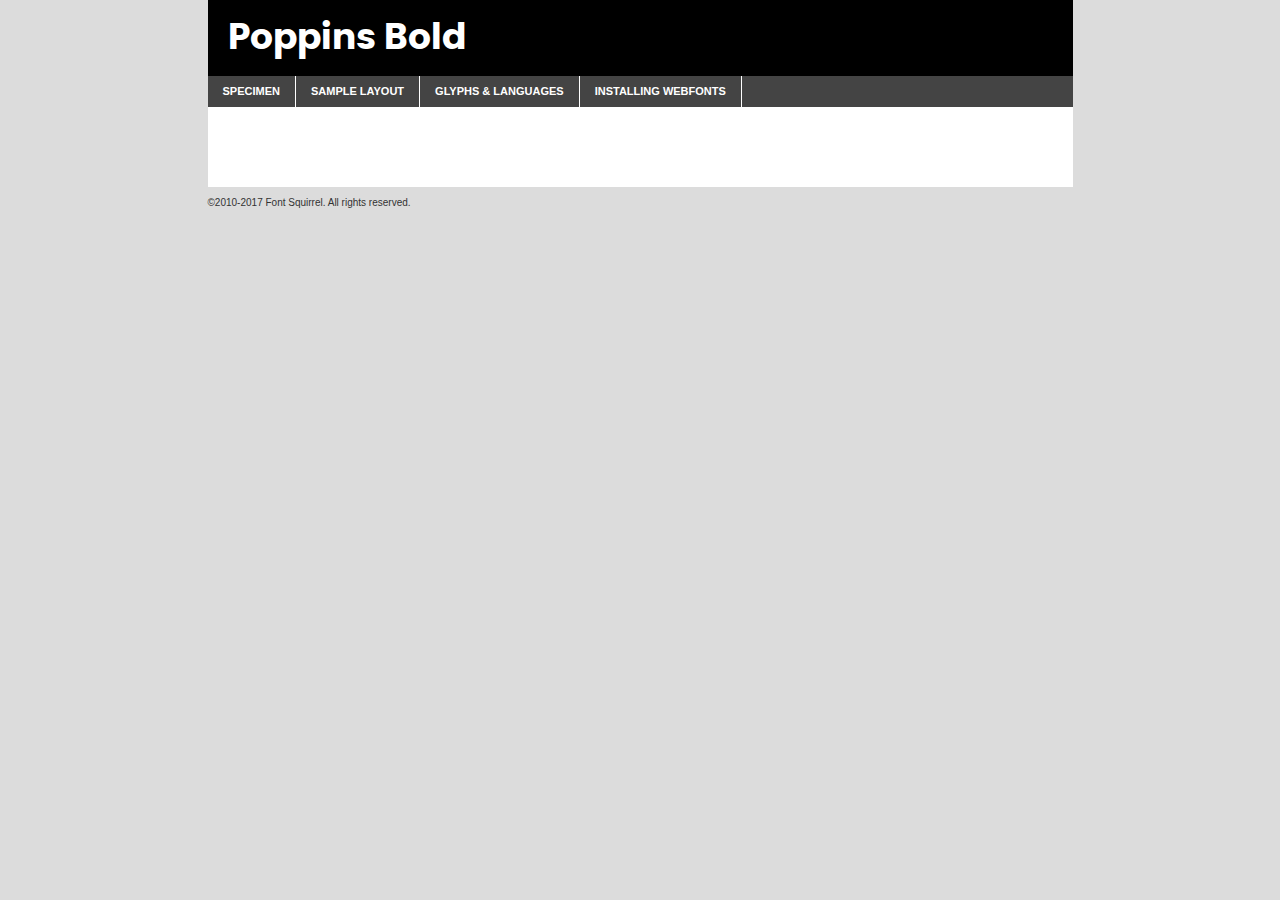
<file: fuentes-texto/Poppins/poppins-bold-demo.html>
<!DOCTYPE html PUBLIC "-//W3C//DTD XHTML 1.0 Transitional//EN"
        "http://www.w3.org/TR/xhtml1/DTD/xhtml1-transitional.dtd">

<html xmlns="http://www.w3.org/1999/xhtml" xml:lang="en" lang="en">
<head>
    <meta http-equiv="Content-Type" content="text/html; charset=utf-8"/>
    <script src="http://ajax.googleapis.com/ajax/libs/jquery/1.7.2/jquery.min.js" type="text/javascript" charset="utf-8"></script>
    <script type="text/javascript">
		(function($) {
			$.fn.easyTabs = function(option) {
				var param = jQuery.extend({ fadeSpeed: 'fast', defaultContent: 1, activeClass: 'active' }, option);
				$(this).each(function() {
					var thisId = '#' + this.id;
					if ( param.defaultContent == '' )
					{
						param.defaultContent = 1;
					}
					if ( typeof param.defaultContent == 'number' )
					{
						var defaultTab = $(thisId + ' .tabs li:eq(' + (param.defaultContent - 1) + ') a').attr('href').substr(1);
					}
					else
					{
						var defaultTab = param.defaultContent;
					}
					$(thisId + ' .tabs li a').each(function() {
						var tabToHide = $(this).attr('href').substr(1);
						$('#' + tabToHide).addClass('easytabs-tab-content');
					});
					hideAll();
					changeContent(defaultTab);

					function hideAll() {$(thisId + ' .easytabs-tab-content').hide();}

					function changeContent(tabId)
					{
						hideAll();
						$(thisId + ' .tabs li').removeClass(param.activeClass);
						$(thisId + ' .tabs li a[href=#' + tabId + ']').closest('li').addClass(param.activeClass);
						if ( param.fadeSpeed != 'none' )
						{
							$(thisId + ' #' + tabId).fadeIn(param.fadeSpeed);
						}
						else
						{
							$(thisId + ' #' + tabId).show();
						}
					}

					$(thisId + ' .tabs li').click(function() {
						var tabId = $(this).find('a').attr('href').substr(1);
						changeContent(tabId);
						return false;
					});
				});
			}
		})(jQuery);
    </script>
    <link rel="stylesheet" href="specimen_files/specimen_stylesheet.css" type="text/css" charset="utf-8"/>
    <link rel="stylesheet" href="stylesheet.css" type="text/css" charset="utf-8"/>

    <style type="text/css">
        		body {
			font-family: 'poppinsbold';
        		}

            </style>

    <title>Poppins Bold Specimen</title>


    <script type="text/javascript" charset="utf-8">
		$(document).ready(function() {
			$('#container').easyTabs({ defaultContent: 1 });
		});
    </script>
</head>

<body>
<div id="container">
    <div id="header">
		Poppins Bold    </div>
    <ul class="tabs">
        <li><a href="#specimen">Specimen</a></li>
        <li><a href="#layout">Sample Layout</a></li>
		        <li><a href="#glyphs">Glyphs &amp; Languages</a></li>
        <li><a href="#installing">Installing Webfonts</a></li>

    </ul>

    <div id="main_content">


        <div id="specimen">

            <div class="section">
                <div class="grid12 firstcol">
                    <div class="huge">AaBb</div>
                </div>
            </div>

            <div class="section">
                <div class="glyph_range">A&#x200B;B&#x200b;C&#x200b;D&#x200b;E&#x200b;F&#x200b;G&#x200b;H&#x200b;I&#x200b;J&#x200b;K&#x200b;L&#x200b;M&#x200b;N&#x200b;O&#x200b;P&#x200b;Q&#x200b;R&#x200b;S&#x200b;T&#x200b;U&#x200b;V&#x200b;W&#x200b;X&#x200b;Y&#x200b;Z&#x200b;a&#x200b;b&#x200b;c&#x200b;d&#x200b;e&#x200b;f&#x200b;g&#x200b;h&#x200b;i&#x200b;j&#x200b;k&#x200b;l&#x200b;m&#x200b;n&#x200b;o&#x200b;p&#x200b;q&#x200b;r&#x200b;s&#x200b;t&#x200b;u&#x200b;v&#x200b;w&#x200b;x&#x200b;y&#x200b;z&#x200b;1&#x200b;2&#x200b;3&#x200b;4&#x200b;5&#x200b;6&#x200b;7&#x200b;8&#x200b;9&#x200b;0&#x200b;&amp;&#x200b;.&#x200b;,&#x200b;?&#x200b;!&#x200b;&#64;&#x200b;(&#x200b;)&#x200b;#&#x200b;$&#x200b;%&#x200b;*&#x200b;+&#x200b;-&#x200b;=&#x200b;:&#x200b;;</div>
            </div>
            <div class="section">
                <div class="grid12 firstcol">
                    <table class="sample_table">
                        <tr>
                            <td>10</td>
                            <td class="size10">abcdefghijklmnopqrstuvwxyzABCDEFGHIJKLMNOPQRSTUVWXYZ0123456789abcdefghijklmnopqrstuvwxyzABCDEFGHIJKLMNOPQRSTUVWXYZ0123456789abcdefghijklmnopqrstuvwxyzABCDEFGHIJKLMNOPQRSTUVWXYZ</td>
                        </tr>
                        <tr>
                            <td>11</td>
                            <td class="size11">abcdefghijklmnopqrstuvwxyzABCDEFGHIJKLMNOPQRSTUVWXYZ0123456789abcdefghijklmnopqrstuvwxyzABCDEFGHIJKLMNOPQRSTUVWXYZ0123456789abcdefghijklmnopqrstuvwxyzABCDEFGHIJKLMNOPQRSTUVWXYZ</td>
                        </tr>
                        <tr>
                            <td>12</td>
                            <td class="size12">abcdefghijklmnopqrstuvwxyzABCDEFGHIJKLMNOPQRSTUVWXYZ0123456789abcdefghijklmnopqrstuvwxyzABCDEFGHIJKLMNOPQRSTUVWXYZ0123456789abcdefghijklmnopqrstuvwxyzABCDEFGHIJKLMNOPQRSTUVWXYZ</td>
                        </tr>
                        <tr>
                            <td>13</td>
                            <td class="size13">abcdefghijklmnopqrstuvwxyzABCDEFGHIJKLMNOPQRSTUVWXYZ0123456789abcdefghijklmnopqrstuvwxyzABCDEFGHIJKLMNOPQRSTUVWXYZ0123456789abcdefghijklmnopqrstuvwxyzABCDEFGHIJKLMNOPQRSTUVWXYZ</td>
                        </tr>
                        <tr>
                            <td>14</td>
                            <td class="size14">abcdefghijklmnopqrstuvwxyzABCDEFGHIJKLMNOPQRSTUVWXYZ0123456789abcdefghijklmnopqrstuvwxyzABCDEFGHIJKLMNOPQRSTUVWXYZ0123456789abcdefghijklmnopqrstuvwxyzABCDEFGHIJKLMNOPQRSTUVWXYZ</td>
                        </tr>
                        <tr>
                            <td>16</td>
                            <td class="size16">abcdefghijklmnopqrstuvwxyzABCDEFGHIJKLMNOPQRSTUVWXYZ0123456789abcdefghijklmnopqrstuvwxyzABCDEFGHIJKLMNOPQRSTUVWXYZ</td>
                        </tr>
                        <tr>
                            <td>18</td>
                            <td class="size18">abcdefghijklmnopqrstuvwxyzABCDEFGHIJKLMNOPQRSTUVWXYZ0123456789abcdefghijklmnopqrstuvwxyzABCDEFGHIJKLMNOPQRSTUVWXYZ</td>
                        </tr>
                        <tr>
                            <td>20</td>
                            <td class="size20">abcdefghijklmnopqrstuvwxyzABCDEFGHIJKLMNOPQRSTUVWXYZ0123456789abcdefghijklmnopqrstuvwxyzABCDEFGHIJKLMNOPQRSTUVWXYZ</td>
                        </tr>
                        <tr>
                            <td>24</td>
                            <td class="size24">abcdefghijklmnopqrstuvwxyzABCDEFGHIJKLMNOPQRSTUVWXYZ0123456789abcdefghijklmnopqrstuvwxyzABCDEFGHIJKLMNOPQRSTUVWXYZ</td>
                        </tr>
                        <tr>
                            <td>30</td>
                            <td class="size30">abcdefghijklmnopqrstuvwxyzABCDEFGHIJKLMNOPQRSTUVWXYZ0123456789abcdefghijklmnopqrstuvwxyzABCDEFGHIJKLMNOPQRSTUVWXYZ</td>
                        </tr>
                        <tr>
                            <td>36</td>
                            <td class="size36">abcdefghijklmnopqrstuvwxyzABCDEFGHIJKLMNOPQRSTUVWXYZ0123456789abcdefghijklmnopqrstuvwxyzABCDEFGHIJKLMNOPQRSTUVWXYZ</td>
                        </tr>
                        <tr>
                            <td>48</td>
                            <td class="size48">abcdefghijklmnopqrstuvwxyzABCDEFGHIJKLMNOPQRSTUVWXYZ0123456789abcdefghijklmnopqrstuvwxyzABCDEFGHIJKLMNOPQRSTUVWXYZ</td>
                        </tr>
                        <tr>
                            <td>60</td>
                            <td class="size60">abcdefghijklmnopqrstuvwxyzABCDEFGHIJKLMNOPQRSTUVWXYZ0123456789abcdefghijklmnopqrstuvwxyzABCDEFGHIJKLMNOPQRSTUVWXYZ</td>
                        </tr>
                        <tr>
                            <td>72</td>
                            <td class="size72">abcdefghijklmnopqrstuvwxyzABCDEFGHIJKLMNOPQRSTUVWXYZ0123456789abcdefghijklmnopqrstuvwxyzABCDEFGHIJKLMNOPQRSTUVWXYZ</td>
                        </tr>
                        <tr>
                            <td>90</td>
                            <td class="size90">abcdefghijklmnopqrstuvwxyzABCDEFGHIJKLMNOPQRSTUVWXYZ0123456789abcdefghijklmnopqrstuvwxyzABCDEFGHIJKLMNOPQRSTUVWXYZ</td>
                        </tr>
                    </table>

                </div>

            </div>


            <div class="section" id="bodycomparison">


                <div id="xheight">
                    <div class="fontbody">&#x25FC;&#x25FC;&#x25FC;&#x25FC;&#x25FC;&#x25FC;&#x25FC;&#x25FC;&#x25FC;&#x25FC;&#x25FC;&#x25FC;&#x25FC;&#x25FC;&#x25FC;&#x25FC;&#x25FC;&#x25FC;&#x25FC;&#x25FC;&#x25FC;&#x25FC;&#x25FC;&#x25FC;&#x25FC;&#x25FC;&#x25FC;&#x25FC;&#x25FC;&#x25FC;&#x25FC;&#x25FC;&#x25FC;&#x25FC;&#x25FC;&#x25FC;&#x25FC;&#x25FC;&#x25FC;&#x25FC;&#x25FC;&#x25FC;&#x25FC;&#x25FC;&#x25FC;&#x25FC;&#x25FC;&#x25FC;&#x25FC;&#x25FC;&#x25FC;&#x25FC;&#x25FC;&#x25FC;&#x25FC;&#x25FC;&#x25FC;&#x25FC;&#x25FC;&#x25FC;&#x25FC;&#x25FC;&#x25FC;&#x25FC;&#x25FC;&#x25FC;&#x25FC;&#x25FC;&#x25FC;&#x25FC;&#x25FC;&#x25FC;&#x25FC;&#x25FC;&#x25FC;&#x25FC;&#x25FC;&#x25FC;&#x25FC;&#x25FC;&#x25FC;&#x25FC;&#x25FC;&#x25FC;&#x25FC;&#x25FC;&#x25FC;&#x25FC;&#x25FC;&#x25FC;&#x25FC;&#x25FC;&#x25FC;&#x25FC;&#x25FC;&#x25FC;&#x25FC;&#x25FC;&#x25FC;body</div>
                    <div class="arialbody">body</div>
                    <div class="verdanabody">body</div>
                    <div class="georgiabody">body</div>
                </div>
                <div class="fontbody" style="z-index:1">
                    body<span>Poppins Bold</span>
                </div>
                <div class="arialbody" style="z-index:1">
                    body<span>Arial</span>
                </div>
                <div class="verdanabody" style="z-index:1">
                    body<span>Verdana</span>
                </div>
                <div class="georgiabody" style="z-index:1">
                    body<span>Georgia</span>
                </div>


            </div>


            <div class="section psample psample_row1" id="">

                <div class="grid2 firstcol">
                    <p class="size10"><span>10.</span>Aenean lacinia bibendum nulla sed consectetur. Fusce dapibus, tellus ac cursus commodo, tortor mauris condimentum nibh, ut fermentum massa justo sit amet risus. Nullam id dolor id nibh ultricies vehicula ut id elit. Cum sociis natoque penatibus et magnis dis parturient montes, nascetur ridiculus mus. Nulla vitae elit libero, a pharetra augue.</p>

                </div>
                <div class="grid3">
                    <p class="size11"><span>11.</span>Aenean lacinia bibendum nulla sed consectetur. Fusce dapibus, tellus ac cursus commodo, tortor mauris condimentum nibh, ut fermentum massa justo sit amet risus. Nullam id dolor id nibh ultricies vehicula ut id elit. Cum sociis natoque penatibus et magnis dis parturient montes, nascetur ridiculus mus. Nulla vitae elit libero, a pharetra augue.</p>

                </div>
                <div class="grid3">
                    <p class="size12"><span>12.</span>Aenean lacinia bibendum nulla sed consectetur. Fusce dapibus, tellus ac cursus commodo, tortor mauris condimentum nibh, ut fermentum massa justo sit amet risus. Nullam id dolor id nibh ultricies vehicula ut id elit. Cum sociis natoque penatibus et magnis dis parturient montes, nascetur ridiculus mus. Nulla vitae elit libero, a pharetra augue.</p>

                </div>
                <div class="grid4">
                    <p class="size13"><span>13.</span>Aenean lacinia bibendum nulla sed consectetur. Fusce dapibus, tellus ac cursus commodo, tortor mauris condimentum nibh, ut fermentum massa justo sit amet risus. Nullam id dolor id nibh ultricies vehicula ut id elit. Cum sociis natoque penatibus et magnis dis parturient montes, nascetur ridiculus mus. Nulla vitae elit libero, a pharetra augue.</p>

                </div>
                <div class="white_blend"></div>

            </div>
            <div class="section psample psample_row2" id="">
                <div class="grid3 firstcol">
                    <p class="size14"><span>14.</span>Aenean lacinia bibendum nulla sed consectetur. Fusce dapibus, tellus ac cursus commodo, tortor mauris condimentum nibh, ut fermentum massa justo sit amet risus. Nullam id dolor id nibh ultricies vehicula ut id elit. Cum sociis natoque penatibus et magnis dis parturient montes, nascetur ridiculus mus. Nulla vitae elit libero, a pharetra augue.</p>

                </div>
                <div class="grid4">
                    <p class="size16"><span>16.</span>Aenean lacinia bibendum nulla sed consectetur. Fusce dapibus, tellus ac cursus commodo, tortor mauris condimentum nibh, ut fermentum massa justo sit amet risus. Nullam id dolor id nibh ultricies vehicula ut id elit. Cum sociis natoque penatibus et magnis dis parturient montes, nascetur ridiculus mus. Nulla vitae elit libero, a pharetra augue.</p>

                </div>
                <div class="grid5">
                    <p class="size18"><span>18.</span>Aenean lacinia bibendum nulla sed consectetur. Fusce dapibus, tellus ac cursus commodo, tortor mauris condimentum nibh, ut fermentum massa justo sit amet risus. Nullam id dolor id nibh ultricies vehicula ut id elit. Cum sociis natoque penatibus et magnis dis parturient montes, nascetur ridiculus mus. Nulla vitae elit libero, a pharetra augue.</p>

                </div>

                <div class="white_blend"></div>

            </div>

            <div class="section psample psample_row3" id="">
                <div class="grid5 firstcol">
                    <p class="size20"><span>20.</span>Aenean lacinia bibendum nulla sed consectetur. Fusce dapibus, tellus ac cursus commodo, tortor mauris condimentum nibh, ut fermentum massa justo sit amet risus. Nullam id dolor id nibh ultricies vehicula ut id elit. Cum sociis natoque penatibus et magnis dis parturient montes, nascetur ridiculus mus. Nulla vitae elit libero, a pharetra augue.</p>
                </div>
                <div class="grid7">
                    <p class="size24"><span>24.</span>Aenean lacinia bibendum nulla sed consectetur. Fusce dapibus, tellus ac cursus commodo, tortor mauris condimentum nibh, ut fermentum massa justo sit amet risus. Nullam id dolor id nibh ultricies vehicula ut id elit. Cum sociis natoque penatibus et magnis dis parturient montes, nascetur ridiculus mus. Nulla vitae elit libero, a pharetra augue.</p>
                </div>

                <div class="white_blend"></div>

            </div>

            <div class="section psample psample_row4" id="">
                <div class="grid12 firstcol">
                    <p class="size30"><span>30.</span>Aenean lacinia bibendum nulla sed consectetur. Fusce dapibus, tellus ac cursus commodo, tortor mauris condimentum nibh, ut fermentum massa justo sit amet risus. Nullam id dolor id nibh ultricies vehicula ut id elit. Cum sociis natoque penatibus et magnis dis parturient montes, nascetur ridiculus mus. Nulla vitae elit libero, a pharetra augue.</p>
                </div>
                <div class="white_blend"></div>

            </div>


            <div class="section psample psample_row1 fullreverse">
                <div class="grid2 firstcol">
                    <p class="size10"><span>10.</span>Aenean lacinia bibendum nulla sed consectetur. Fusce dapibus, tellus ac cursus commodo, tortor mauris condimentum nibh, ut fermentum massa justo sit amet risus. Nullam id dolor id nibh ultricies vehicula ut id elit. Cum sociis natoque penatibus et magnis dis parturient montes, nascetur ridiculus mus. Nulla vitae elit libero, a pharetra augue.</p>

                </div>
                <div class="grid3">
                    <p class="size11"><span>11.</span>Aenean lacinia bibendum nulla sed consectetur. Fusce dapibus, tellus ac cursus commodo, tortor mauris condimentum nibh, ut fermentum massa justo sit amet risus. Nullam id dolor id nibh ultricies vehicula ut id elit. Cum sociis natoque penatibus et magnis dis parturient montes, nascetur ridiculus mus. Nulla vitae elit libero, a pharetra augue.</p>

                </div>
                <div class="grid3">
                    <p class="size12"><span>12.</span>Aenean lacinia bibendum nulla sed consectetur. Fusce dapibus, tellus ac cursus commodo, tortor mauris condimentum nibh, ut fermentum massa justo sit amet risus. Nullam id dolor id nibh ultricies vehicula ut id elit. Cum sociis natoque penatibus et magnis dis parturient montes, nascetur ridiculus mus. Nulla vitae elit libero, a pharetra augue.</p>

                </div>
                <div class="grid4">
                    <p class="size13"><span>13.</span>Aenean lacinia bibendum nulla sed consectetur. Fusce dapibus, tellus ac cursus commodo, tortor mauris condimentum nibh, ut fermentum massa justo sit amet risus. Nullam id dolor id nibh ultricies vehicula ut id elit. Cum sociis natoque penatibus et magnis dis parturient montes, nascetur ridiculus mus. Nulla vitae elit libero, a pharetra augue.</p>

                </div>
                <div class="black_blend"></div>

            </div>

            <div class="section psample psample_row2 fullreverse">
                <div class="grid3 firstcol">
                    <p class="size14"><span>14.</span>Aenean lacinia bibendum nulla sed consectetur. Fusce dapibus, tellus ac cursus commodo, tortor mauris condimentum nibh, ut fermentum massa justo sit amet risus. Nullam id dolor id nibh ultricies vehicula ut id elit. Cum sociis natoque penatibus et magnis dis parturient montes, nascetur ridiculus mus. Nulla vitae elit libero, a pharetra augue.</p>

                </div>
                <div class="grid4">
                    <p class="size16"><span>16.</span>Aenean lacinia bibendum nulla sed consectetur. Fusce dapibus, tellus ac cursus commodo, tortor mauris condimentum nibh, ut fermentum massa justo sit amet risus. Nullam id dolor id nibh ultricies vehicula ut id elit. Cum sociis natoque penatibus et magnis dis parturient montes, nascetur ridiculus mus. Nulla vitae elit libero, a pharetra augue.</p>

                </div>
                <div class="grid5">
                    <p class="size18"><span>18.</span>Aenean lacinia bibendum nulla sed consectetur. Fusce dapibus, tellus ac cursus commodo, tortor mauris condimentum nibh, ut fermentum massa justo sit amet risus. Nullam id dolor id nibh ultricies vehicula ut id elit. Cum sociis natoque penatibus et magnis dis parturient montes, nascetur ridiculus mus. Nulla vitae elit libero, a pharetra augue.</p>

                </div>
                <div class="black_blend"></div>

            </div>

            <div class="section psample fullreverse psample_row3" id="">
                <div class="grid5 firstcol">
                    <p class="size20"><span>20.</span>Aenean lacinia bibendum nulla sed consectetur. Fusce dapibus, tellus ac cursus commodo, tortor mauris condimentum nibh, ut fermentum massa justo sit amet risus. Nullam id dolor id nibh ultricies vehicula ut id elit. Cum sociis natoque penatibus et magnis dis parturient montes, nascetur ridiculus mus. Nulla vitae elit libero, a pharetra augue.</p>
                </div>
                <div class="grid7">
                    <p class="size24"><span>24.</span>Aenean lacinia bibendum nulla sed consectetur. Fusce dapibus, tellus ac cursus commodo, tortor mauris condimentum nibh, ut fermentum massa justo sit amet risus. Nullam id dolor id nibh ultricies vehicula ut id elit. Cum sociis natoque penatibus et magnis dis parturient montes, nascetur ridiculus mus. Nulla vitae elit libero, a pharetra augue.</p>
                </div>

                <div class="black_blend"></div>

            </div>

            <div class="section psample fullreverse psample_row4" id="" style="border-bottom: 20px #000 solid;">
                <div class="grid12 firstcol">
                    <p class="size30"><span>30.</span>Aenean lacinia bibendum nulla sed consectetur. Fusce dapibus, tellus ac cursus commodo, tortor mauris condimentum nibh, ut fermentum massa justo sit amet risus. Nullam id dolor id nibh ultricies vehicula ut id elit. Cum sociis natoque penatibus et magnis dis parturient montes, nascetur ridiculus mus. Nulla vitae elit libero, a pharetra augue.</p>
                </div>
                <div class="black_blend"></div>

            </div>


        </div>

        <div id="layout">

            <div class="section">

                <div class="grid12 firstcol">
                    <h1>Lorem Ipsum Dolor</h1>
                    <h2>Etiam porta sem malesuada magna mollis euismod</h2>

                    <p class="byline">By <a href="#link">Aenean Lacinia</a></p>
                </div>
            </div>
            <div class="section">
                <div class="grid8 firstcol">
                    <p class="large">Donec sed odio dui. Morbi leo risus, porta ac consectetur ac, vestibulum at eros. Fusce dapibus, tellus ac cursus commodo, tortor mauris condimentum nibh, ut fermentum massa justo sit amet risus. </p>


                    <h3>Pellentesque ornare sem</h3>

                    <p>Maecenas sed diam eget risus varius blandit sit amet non magna. Maecenas faucibus mollis interdum. Donec ullamcorper nulla non metus auctor fringilla. Nullam id dolor id nibh ultricies vehicula ut id elit. Nullam id dolor id nibh ultricies vehicula ut id elit. </p>

                    <p>Aenean eu leo quam. Pellentesque ornare sem lacinia quam venenatis vestibulum. Lorem ipsum dolor sit amet, consectetur adipiscing elit. Cum sociis natoque penatibus et magnis dis parturient montes, nascetur ridiculus mus. </p>

                    <p>Nulla vitae elit libero, a pharetra augue. Praesent commodo cursus magna, vel scelerisque nisl consectetur et. Aenean lacinia bibendum nulla sed consectetur. </p>

                    <p>Nullam quis risus eget urna mollis ornare vel eu leo. Nullam quis risus eget urna mollis ornare vel eu leo. Maecenas sed diam eget risus varius blandit sit amet non magna. Donec ullamcorper nulla non metus auctor fringilla. </p>

                    <h3>Cras mattis consectetur</h3>

                    <p>Aenean eu leo quam. Pellentesque ornare sem lacinia quam venenatis vestibulum. Aenean lacinia bibendum nulla sed consectetur. Integer posuere erat a ante venenatis dapibus posuere velit aliquet. Cras mattis consectetur purus sit amet fermentum. </p>

                    <p>Nullam id dolor id nibh ultricies vehicula ut id elit. Nullam quis risus eget urna mollis ornare vel eu leo. Cras mattis consectetur purus sit amet fermentum.</p>
                </div>

                <div class="grid4 sidebar">

                    <div class="box reverse">
                        <p class="last">Nullam quis risus eget urna mollis ornare vel eu leo. Donec ullamcorper nulla non metus auctor fringilla. Cras mattis consectetur purus sit amet fermentum. Sed posuere consectetur est at lobortis. Lorem ipsum dolor sit amet, consectetur adipiscing elit. </p>
                    </div>

                    <p class="caption">Maecenas sed diam eget risus varius.</p>

                    <p>Vestibulum id ligula porta felis euismod semper. Integer posuere erat a ante venenatis dapibus posuere velit aliquet. Vestibulum id ligula porta felis euismod semper. Sed posuere consectetur est at lobortis. Maecenas sed diam eget risus varius blandit sit amet non magna. Fusce dapibus, tellus ac cursus commodo, tortor mauris condimentum nibh, ut fermentum massa justo sit amet risus. </p>


                    <p>Duis mollis, est non commodo luctus, nisi erat porttitor ligula, eget lacinia odio sem nec elit. Aenean lacinia bibendum nulla sed consectetur. Vivamus sagittis lacus vel augue laoreet rutrum faucibus dolor auctor. Aenean lacinia bibendum nulla sed consectetur. Nullam quis risus eget urna mollis ornare vel eu leo. </p>

                    <p>Praesent commodo cursus magna, vel scelerisque nisl consectetur et. Donec ullamcorper nulla non metus auctor fringilla. Maecenas faucibus mollis interdum. Fusce dapibus, tellus ac cursus commodo, tortor mauris condimentum nibh, ut fermentum massa justo sit amet risus. </p>

                </div>
            </div>

        </div>


		

        <div id="glyphs">
            <div class="section">
                <div class="grid12 firstcol">

                    <h1>Language Support</h1>
                    <p>The subset of Poppins Bold in this kit supports the following languages:<br/>

						Albanian, Basque, Breton, Chamorro, Danish, Dutch, English, Faroese, Finnish, French, Frisian, Galician, German, Icelandic, Italian, Malagasy, Norwegian, Portuguese, Spanish, Alsatian, Aragonese, Arapaho, Arrernte, Asturian, Aymara, Bislama, Cebuano, Corsican, Fijian, French_creole, Genoese, Gilbertese, Greenlandic, Haitian_creole, Hiligaynon, Hmong, Hopi, Ibanag, Iloko_ilokano, Indonesian, Interglossa_glosa, Interlingua, Irish_gaelic, Jerriais, Lojban, Lombard, Luxembourgeois, Manx, Mohawk, Norfolk_pitcairnese, Occitan, Oromo, Pangasinan, Papiamento, Piedmontese, Potawatomi, Rhaeto-romance, Romansh, Rotokas, Sami_lule, Samoan, Sardinian, Scots_gaelic, Seychelles_creole, Shona, Sicilian, Somali, Southern_ndebele, Swahili, Swati_swazi, Tagalog_filipino_pilipino, Tetum, Tok_pisin, Uyghur_latinized, Volapuk, Walloon, Warlpiri, Xhosa, Yapese, Zulu, Latinbasic, Ubasic, Demo                    </p>
                    <h1>Glyph Chart</h1>
                    <p>The subset of Poppins Bold in this kit includes all the glyphs listed below. Unicode entities are included above each glyph to help you insert individual characters into your layout.</p>
                    <div id="glyph_chart">

																																	                                <div><p>&amp;#13;</p>&#13;</div>
																				                                <div><p>&amp;#32;</p>&#32;</div>
																				                                <div><p>&amp;#33;</p>&#33;</div>
																				                                <div><p>&amp;#34;</p>&#34;</div>
																				                                <div><p>&amp;#35;</p>&#35;</div>
																				                                <div><p>&amp;#36;</p>&#36;</div>
																				                                <div><p>&amp;#37;</p>&#37;</div>
																				                                <div><p>&amp;#38;</p>&#38;</div>
																				                                <div><p>&amp;#39;</p>&#39;</div>
																				                                <div><p>&amp;#40;</p>&#40;</div>
																				                                <div><p>&amp;#41;</p>&#41;</div>
																				                                <div><p>&amp;#42;</p>&#42;</div>
																				                                <div><p>&amp;#43;</p>&#43;</div>
																				                                <div><p>&amp;#44;</p>&#44;</div>
																				                                <div><p>&amp;#45;</p>&#45;</div>
																				                                <div><p>&amp;#46;</p>&#46;</div>
																				                                <div><p>&amp;#47;</p>&#47;</div>
																				                                <div><p>&amp;#48;</p>&#48;</div>
																				                                <div><p>&amp;#49;</p>&#49;</div>
																				                                <div><p>&amp;#50;</p>&#50;</div>
																				                                <div><p>&amp;#51;</p>&#51;</div>
																				                                <div><p>&amp;#52;</p>&#52;</div>
																				                                <div><p>&amp;#53;</p>&#53;</div>
																				                                <div><p>&amp;#54;</p>&#54;</div>
																				                                <div><p>&amp;#55;</p>&#55;</div>
																				                                <div><p>&amp;#56;</p>&#56;</div>
																				                                <div><p>&amp;#57;</p>&#57;</div>
																				                                <div><p>&amp;#58;</p>&#58;</div>
																				                                <div><p>&amp;#59;</p>&#59;</div>
																				                                <div><p>&amp;#60;</p>&#60;</div>
																				                                <div><p>&amp;#61;</p>&#61;</div>
																				                                <div><p>&amp;#62;</p>&#62;</div>
																				                                <div><p>&amp;#63;</p>&#63;</div>
																				                                <div><p>&amp;#64;</p>&#64;</div>
																				                                <div><p>&amp;#65;</p>&#65;</div>
																				                                <div><p>&amp;#66;</p>&#66;</div>
																				                                <div><p>&amp;#67;</p>&#67;</div>
																				                                <div><p>&amp;#68;</p>&#68;</div>
																				                                <div><p>&amp;#69;</p>&#69;</div>
																				                                <div><p>&amp;#70;</p>&#70;</div>
																				                                <div><p>&amp;#71;</p>&#71;</div>
																				                                <div><p>&amp;#72;</p>&#72;</div>
																				                                <div><p>&amp;#73;</p>&#73;</div>
																				                                <div><p>&amp;#74;</p>&#74;</div>
																				                                <div><p>&amp;#75;</p>&#75;</div>
																				                                <div><p>&amp;#76;</p>&#76;</div>
																				                                <div><p>&amp;#77;</p>&#77;</div>
																				                                <div><p>&amp;#78;</p>&#78;</div>
																				                                <div><p>&amp;#79;</p>&#79;</div>
																				                                <div><p>&amp;#80;</p>&#80;</div>
																				                                <div><p>&amp;#81;</p>&#81;</div>
																				                                <div><p>&amp;#82;</p>&#82;</div>
																				                                <div><p>&amp;#83;</p>&#83;</div>
																				                                <div><p>&amp;#84;</p>&#84;</div>
																				                                <div><p>&amp;#85;</p>&#85;</div>
																				                                <div><p>&amp;#86;</p>&#86;</div>
																				                                <div><p>&amp;#87;</p>&#87;</div>
																				                                <div><p>&amp;#88;</p>&#88;</div>
																				                                <div><p>&amp;#89;</p>&#89;</div>
																				                                <div><p>&amp;#90;</p>&#90;</div>
																				                                <div><p>&amp;#91;</p>&#91;</div>
																				                                <div><p>&amp;#92;</p>&#92;</div>
																				                                <div><p>&amp;#93;</p>&#93;</div>
																				                                <div><p>&amp;#94;</p>&#94;</div>
																				                                <div><p>&amp;#95;</p>&#95;</div>
																				                                <div><p>&amp;#96;</p>&#96;</div>
																				                                <div><p>&amp;#97;</p>&#97;</div>
																				                                <div><p>&amp;#98;</p>&#98;</div>
																				                                <div><p>&amp;#99;</p>&#99;</div>
																				                                <div><p>&amp;#100;</p>&#100;</div>
																				                                <div><p>&amp;#101;</p>&#101;</div>
																				                                <div><p>&amp;#102;</p>&#102;</div>
																				                                <div><p>&amp;#103;</p>&#103;</div>
																				                                <div><p>&amp;#104;</p>&#104;</div>
																				                                <div><p>&amp;#105;</p>&#105;</div>
																				                                <div><p>&amp;#106;</p>&#106;</div>
																				                                <div><p>&amp;#107;</p>&#107;</div>
																				                                <div><p>&amp;#108;</p>&#108;</div>
																				                                <div><p>&amp;#109;</p>&#109;</div>
																				                                <div><p>&amp;#110;</p>&#110;</div>
																				                                <div><p>&amp;#111;</p>&#111;</div>
																				                                <div><p>&amp;#112;</p>&#112;</div>
																				                                <div><p>&amp;#113;</p>&#113;</div>
																				                                <div><p>&amp;#114;</p>&#114;</div>
																				                                <div><p>&amp;#115;</p>&#115;</div>
																				                                <div><p>&amp;#116;</p>&#116;</div>
																				                                <div><p>&amp;#117;</p>&#117;</div>
																				                                <div><p>&amp;#118;</p>&#118;</div>
																				                                <div><p>&amp;#119;</p>&#119;</div>
																				                                <div><p>&amp;#120;</p>&#120;</div>
																				                                <div><p>&amp;#121;</p>&#121;</div>
																				                                <div><p>&amp;#122;</p>&#122;</div>
																				                                <div><p>&amp;#123;</p>&#123;</div>
																				                                <div><p>&amp;#124;</p>&#124;</div>
																				                                <div><p>&amp;#125;</p>&#125;</div>
																				                                <div><p>&amp;#126;</p>&#126;</div>
																				                                <div><p>&amp;#160;</p>&#160;</div>
																				                                <div><p>&amp;#161;</p>&#161;</div>
																				                                <div><p>&amp;#162;</p>&#162;</div>
																				                                <div><p>&amp;#163;</p>&#163;</div>
																				                                <div><p>&amp;#164;</p>&#164;</div>
																				                                <div><p>&amp;#165;</p>&#165;</div>
																				                                <div><p>&amp;#166;</p>&#166;</div>
																				                                <div><p>&amp;#167;</p>&#167;</div>
																				                                <div><p>&amp;#168;</p>&#168;</div>
																				                                <div><p>&amp;#169;</p>&#169;</div>
																				                                <div><p>&amp;#170;</p>&#170;</div>
																				                                <div><p>&amp;#171;</p>&#171;</div>
																				                                <div><p>&amp;#172;</p>&#172;</div>
																				                                <div><p>&amp;#173;</p>&#173;</div>
																				                                <div><p>&amp;#174;</p>&#174;</div>
																				                                <div><p>&amp;#175;</p>&#175;</div>
																				                                <div><p>&amp;#176;</p>&#176;</div>
																				                                <div><p>&amp;#177;</p>&#177;</div>
																				                                <div><p>&amp;#178;</p>&#178;</div>
																				                                <div><p>&amp;#179;</p>&#179;</div>
																				                                <div><p>&amp;#180;</p>&#180;</div>
																				                                <div><p>&amp;#181;</p>&#181;</div>
																				                                <div><p>&amp;#182;</p>&#182;</div>
																				                                <div><p>&amp;#183;</p>&#183;</div>
																				                                <div><p>&amp;#184;</p>&#184;</div>
																				                                <div><p>&amp;#185;</p>&#185;</div>
																				                                <div><p>&amp;#186;</p>&#186;</div>
																				                                <div><p>&amp;#187;</p>&#187;</div>
																				                                <div><p>&amp;#188;</p>&#188;</div>
																				                                <div><p>&amp;#189;</p>&#189;</div>
																				                                <div><p>&amp;#190;</p>&#190;</div>
																				                                <div><p>&amp;#191;</p>&#191;</div>
																				                                <div><p>&amp;#192;</p>&#192;</div>
																				                                <div><p>&amp;#193;</p>&#193;</div>
																				                                <div><p>&amp;#194;</p>&#194;</div>
																				                                <div><p>&amp;#195;</p>&#195;</div>
																				                                <div><p>&amp;#196;</p>&#196;</div>
																				                                <div><p>&amp;#197;</p>&#197;</div>
																				                                <div><p>&amp;#198;</p>&#198;</div>
																				                                <div><p>&amp;#199;</p>&#199;</div>
																				                                <div><p>&amp;#200;</p>&#200;</div>
																				                                <div><p>&amp;#201;</p>&#201;</div>
																				                                <div><p>&amp;#202;</p>&#202;</div>
																				                                <div><p>&amp;#203;</p>&#203;</div>
																				                                <div><p>&amp;#204;</p>&#204;</div>
																				                                <div><p>&amp;#205;</p>&#205;</div>
																				                                <div><p>&amp;#206;</p>&#206;</div>
																				                                <div><p>&amp;#207;</p>&#207;</div>
																				                                <div><p>&amp;#208;</p>&#208;</div>
																				                                <div><p>&amp;#209;</p>&#209;</div>
																				                                <div><p>&amp;#210;</p>&#210;</div>
																				                                <div><p>&amp;#211;</p>&#211;</div>
																				                                <div><p>&amp;#212;</p>&#212;</div>
																				                                <div><p>&amp;#213;</p>&#213;</div>
																				                                <div><p>&amp;#214;</p>&#214;</div>
																				                                <div><p>&amp;#215;</p>&#215;</div>
																				                                <div><p>&amp;#216;</p>&#216;</div>
																				                                <div><p>&amp;#217;</p>&#217;</div>
																				                                <div><p>&amp;#218;</p>&#218;</div>
																				                                <div><p>&amp;#219;</p>&#219;</div>
																				                                <div><p>&amp;#220;</p>&#220;</div>
																				                                <div><p>&amp;#221;</p>&#221;</div>
																				                                <div><p>&amp;#222;</p>&#222;</div>
																				                                <div><p>&amp;#223;</p>&#223;</div>
																				                                <div><p>&amp;#224;</p>&#224;</div>
																				                                <div><p>&amp;#225;</p>&#225;</div>
																				                                <div><p>&amp;#226;</p>&#226;</div>
																				                                <div><p>&amp;#227;</p>&#227;</div>
																				                                <div><p>&amp;#228;</p>&#228;</div>
																				                                <div><p>&amp;#229;</p>&#229;</div>
																				                                <div><p>&amp;#230;</p>&#230;</div>
																				                                <div><p>&amp;#231;</p>&#231;</div>
																				                                <div><p>&amp;#232;</p>&#232;</div>
																				                                <div><p>&amp;#233;</p>&#233;</div>
																				                                <div><p>&amp;#234;</p>&#234;</div>
																				                                <div><p>&amp;#235;</p>&#235;</div>
																				                                <div><p>&amp;#236;</p>&#236;</div>
																				                                <div><p>&amp;#237;</p>&#237;</div>
																				                                <div><p>&amp;#238;</p>&#238;</div>
																				                                <div><p>&amp;#239;</p>&#239;</div>
																				                                <div><p>&amp;#240;</p>&#240;</div>
																				                                <div><p>&amp;#241;</p>&#241;</div>
																				                                <div><p>&amp;#242;</p>&#242;</div>
																				                                <div><p>&amp;#243;</p>&#243;</div>
																				                                <div><p>&amp;#244;</p>&#244;</div>
																				                                <div><p>&amp;#245;</p>&#245;</div>
																				                                <div><p>&amp;#246;</p>&#246;</div>
																				                                <div><p>&amp;#247;</p>&#247;</div>
																				                                <div><p>&amp;#248;</p>&#248;</div>
																				                                <div><p>&amp;#249;</p>&#249;</div>
																				                                <div><p>&amp;#250;</p>&#250;</div>
																				                                <div><p>&amp;#251;</p>&#251;</div>
																				                                <div><p>&amp;#252;</p>&#252;</div>
																				                                <div><p>&amp;#253;</p>&#253;</div>
																				                                <div><p>&amp;#254;</p>&#254;</div>
																				                                <div><p>&amp;#255;</p>&#255;</div>
																				                                <div><p>&amp;#338;</p>&#338;</div>
																				                                <div><p>&amp;#339;</p>&#339;</div>
																				                                <div><p>&amp;#376;</p>&#376;</div>
																				                                <div><p>&amp;#710;</p>&#710;</div>
																				                                <div><p>&amp;#732;</p>&#732;</div>
																				                                <div><p>&amp;#8192;</p>&#8192;</div>
																				                                <div><p>&amp;#8193;</p>&#8193;</div>
																				                                <div><p>&amp;#8194;</p>&#8194;</div>
																				                                <div><p>&amp;#8195;</p>&#8195;</div>
																				                                <div><p>&amp;#8196;</p>&#8196;</div>
																				                                <div><p>&amp;#8197;</p>&#8197;</div>
																				                                <div><p>&amp;#8198;</p>&#8198;</div>
																				                                <div><p>&amp;#8199;</p>&#8199;</div>
																				                                <div><p>&amp;#8200;</p>&#8200;</div>
																				                                <div><p>&amp;#8201;</p>&#8201;</div>
																				                                <div><p>&amp;#8202;</p>&#8202;</div>
																				                                <div><p>&amp;#8208;</p>&#8208;</div>
																				                                <div><p>&amp;#8209;</p>&#8209;</div>
																				                                <div><p>&amp;#8210;</p>&#8210;</div>
																				                                <div><p>&amp;#8211;</p>&#8211;</div>
																				                                <div><p>&amp;#8212;</p>&#8212;</div>
																				                                <div><p>&amp;#8216;</p>&#8216;</div>
																				                                <div><p>&amp;#8217;</p>&#8217;</div>
																				                                <div><p>&amp;#8218;</p>&#8218;</div>
																				                                <div><p>&amp;#8220;</p>&#8220;</div>
																				                                <div><p>&amp;#8221;</p>&#8221;</div>
																				                                <div><p>&amp;#8222;</p>&#8222;</div>
																				                                <div><p>&amp;#8226;</p>&#8226;</div>
																				                                <div><p>&amp;#8230;</p>&#8230;</div>
																				                                <div><p>&amp;#8239;</p>&#8239;</div>
																				                                <div><p>&amp;#8249;</p>&#8249;</div>
																				                                <div><p>&amp;#8250;</p>&#8250;</div>
																				                                <div><p>&amp;#8287;</p>&#8287;</div>
																				                                <div><p>&amp;#8364;</p>&#8364;</div>
																				                                <div><p>&amp;#8482;</p>&#8482;</div>
																				                                <div><p>&amp;#9724;</p>&#9724;</div>
																				                                <div><p>&amp;#64257;</p>&#64257;</div>
																				                                <div><p>&amp;#64258;</p>&#64258;</div>
																																																										                    </div>
                </div>


            </div>
        </div>


        <div id="specs">

        </div>

        <div id="installing">
            <div class="section">
                <div class="grid7 firstcol">
                    <h1>Installing Webfonts</h1>

                    <p>Webfonts are supported by all major browser platforms but not all in the same way. There are currently four different font formats that must be included in order to target all browsers. This includes TTF, WOFF, EOT and SVG.</p>

                    <h2>1. Upload your webfonts</h2>
                    <p>You must upload your webfont kit to your website. They should be in or near the same directory as your CSS files.</p>

                    <h2>2. Include the webfont stylesheet</h2>
                    <p>A special CSS @font-face declaration helps the various browsers select the appropriate font it needs without causing you a bunch of headaches. Learn more about this syntax by reading the <a href="https://www.fontspring.com/blog/further-hardening-of-the-bulletproof-syntax">Fontspring blog post</a> about it. The code for it is as follows:</p>


                    <code>
                        @font-face{
                        font-family: 'MyWebFont';
                        src: url('WebFont.eot');
                        src: url('WebFont.eot?#iefix') format('embedded-opentype'),
                        url('WebFont.woff') format('woff'),
                        url('WebFont.ttf') format('truetype'),
                        url('WebFont.svg#webfont') format('svg');
                        }
                    </code>

                    <p>We've already gone ahead and generated the code for you. All you have to do is link to the stylesheet in your HTML, like this:</p>
                    <code>&lt;link rel=&quot;stylesheet&quot; href=&quot;stylesheet.css&quot; type=&quot;text/css&quot; charset=&quot;utf-8&quot; /&gt;</code>

                    <h2>3. Modify your own stylesheet</h2>
                    <p>To take advantage of your new fonts, you must tell your stylesheet to use them. Look at the original @font-face declaration above and find the property called "font-family." The name linked there will be what you use to reference the font. Prepend that webfont name to the font stack in the "font-family" property, inside the selector you want to change. For example:</p>
                    <code>p { font-family: 'WebFont', Arial, sans-serif; }</code>

                    <h2>4. Test</h2>
                    <p>Getting webfonts to work cross-browser <em>can</em> be tricky. Use the information in the sidebar to help you if you find that fonts aren't loading in a particular browser.</p>
                </div>

                <div class="grid5 sidebar">
                    <div class="box">
                        <h2>Troubleshooting<br/>Font-Face Problems</h2>
                        <p>Having trouble getting your webfonts to load in your new website? Here are some tips to sort out what might be the problem.</p>

                        <h3>Fonts not showing in any browser</h3>

                        <p>This sounds like you need to work on the plumbing. You either did not upload the fonts to the correct directory, or you did not link the fonts properly in the CSS. If you've confirmed that all this is correct and you still have a problem, take a look at your .htaccess file and see if requests are getting intercepted.</p>

                        <h3>Fonts not loading in iPhone or iPad</h3>

                        <p>The most common problem here is that you are serving the fonts from an IIS server. IIS refuses to serve files that have unknown MIME types. If that is the case, you must set the MIME type for SVG to "image/svg+xml" in the server settings. Follow these instructions from Microsoft if you need help.</p>

                        <h3>Fonts not loading in Firefox</h3>

                        <p>The primary reason for this failure? You are still using a version Firefox older than 3.5. So upgrade already! If that isn't it, then you are very likely serving fonts from a different domain. Firefox requires that all font assets be served from the same domain. Lastly it is possible that you need to add WOFF to your list of MIME types (if you are serving via IIS.)</p>

                        <h3>Fonts not loading in IE</h3>

                        <p>Are you looking at Internet Explorer on an actual Windows machine or are you cheating by using a service like Adobe BrowserLab? Many of these screenshot services do not render @font-face for IE. Best to test it on a real machine.</p>

                        <h3>Fonts not loading in IE9</h3>

                        <p>IE9, like Firefox, requires that fonts be served from the same domain as the website. Make sure that is the case.</p>
                    </div>
                </div>
            </div>

        </div>

    </div>
    <div id="footer">
        <p>&copy;2010-2017 Font Squirrel. All rights reserved.</p>
    </div>
</div>
</body>
</html>
</file>
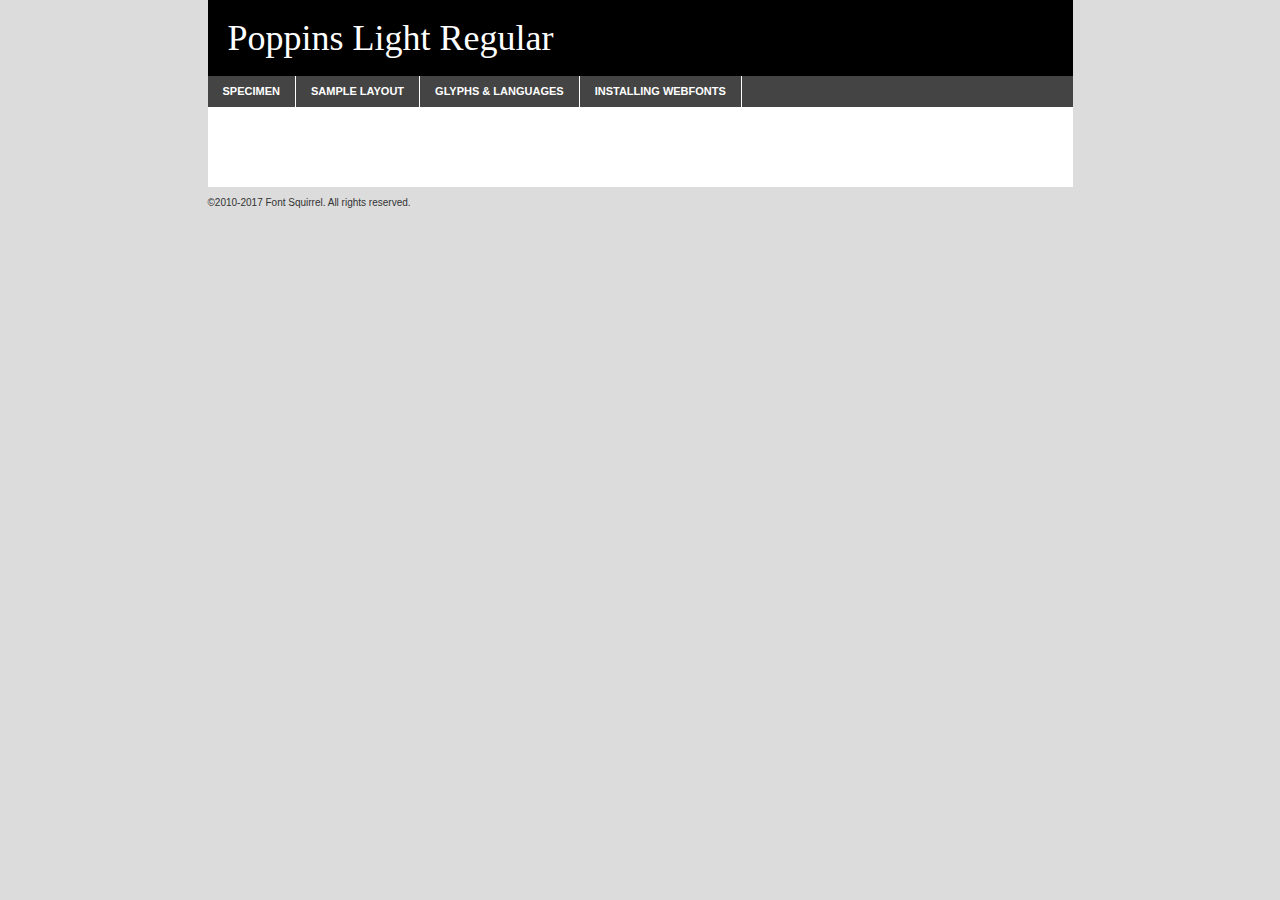
<file: fuentes-texto/Poppins/poppins-light-demo.html>
<!DOCTYPE html PUBLIC "-//W3C//DTD XHTML 1.0 Transitional//EN"
        "http://www.w3.org/TR/xhtml1/DTD/xhtml1-transitional.dtd">

<html xmlns="http://www.w3.org/1999/xhtml" xml:lang="en" lang="en">
<head>
    <meta http-equiv="Content-Type" content="text/html; charset=utf-8"/>
    <script src="http://ajax.googleapis.com/ajax/libs/jquery/1.7.2/jquery.min.js" type="text/javascript" charset="utf-8"></script>
    <script type="text/javascript">
		(function($) {
			$.fn.easyTabs = function(option) {
				var param = jQuery.extend({ fadeSpeed: 'fast', defaultContent: 1, activeClass: 'active' }, option);
				$(this).each(function() {
					var thisId = '#' + this.id;
					if ( param.defaultContent == '' )
					{
						param.defaultContent = 1;
					}
					if ( typeof param.defaultContent == 'number' )
					{
						var defaultTab = $(thisId + ' .tabs li:eq(' + (param.defaultContent - 1) + ') a').attr('href').substr(1);
					}
					else
					{
						var defaultTab = param.defaultContent;
					}
					$(thisId + ' .tabs li a').each(function() {
						var tabToHide = $(this).attr('href').substr(1);
						$('#' + tabToHide).addClass('easytabs-tab-content');
					});
					hideAll();
					changeContent(defaultTab);

					function hideAll() {$(thisId + ' .easytabs-tab-content').hide();}

					function changeContent(tabId)
					{
						hideAll();
						$(thisId + ' .tabs li').removeClass(param.activeClass);
						$(thisId + ' .tabs li a[href=#' + tabId + ']').closest('li').addClass(param.activeClass);
						if ( param.fadeSpeed != 'none' )
						{
							$(thisId + ' #' + tabId).fadeIn(param.fadeSpeed);
						}
						else
						{
							$(thisId + ' #' + tabId).show();
						}
					}

					$(thisId + ' .tabs li').click(function() {
						var tabId = $(this).find('a').attr('href').substr(1);
						changeContent(tabId);
						return false;
					});
				});
			}
		})(jQuery);
    </script>
    <link rel="stylesheet" href="specimen_files/specimen_stylesheet.css" type="text/css" charset="utf-8"/>
    <link rel="stylesheet" href="stylesheet.css" type="text/css" charset="utf-8"/>

    <style type="text/css">
        		body {
			font-family: 'poppinslight';
        		}

            </style>

    <title>Poppins Light Regular Specimen</title>


    <script type="text/javascript" charset="utf-8">
		$(document).ready(function() {
			$('#container').easyTabs({ defaultContent: 1 });
		});
    </script>
</head>

<body>
<div id="container">
    <div id="header">
		Poppins Light Regular    </div>
    <ul class="tabs">
        <li><a href="#specimen">Specimen</a></li>
        <li><a href="#layout">Sample Layout</a></li>
		        <li><a href="#glyphs">Glyphs &amp; Languages</a></li>
        <li><a href="#installing">Installing Webfonts</a></li>

    </ul>

    <div id="main_content">


        <div id="specimen">

            <div class="section">
                <div class="grid12 firstcol">
                    <div class="huge">AaBb</div>
                </div>
            </div>

            <div class="section">
                <div class="glyph_range">A&#x200B;B&#x200b;C&#x200b;D&#x200b;E&#x200b;F&#x200b;G&#x200b;H&#x200b;I&#x200b;J&#x200b;K&#x200b;L&#x200b;M&#x200b;N&#x200b;O&#x200b;P&#x200b;Q&#x200b;R&#x200b;S&#x200b;T&#x200b;U&#x200b;V&#x200b;W&#x200b;X&#x200b;Y&#x200b;Z&#x200b;a&#x200b;b&#x200b;c&#x200b;d&#x200b;e&#x200b;f&#x200b;g&#x200b;h&#x200b;i&#x200b;j&#x200b;k&#x200b;l&#x200b;m&#x200b;n&#x200b;o&#x200b;p&#x200b;q&#x200b;r&#x200b;s&#x200b;t&#x200b;u&#x200b;v&#x200b;w&#x200b;x&#x200b;y&#x200b;z&#x200b;1&#x200b;2&#x200b;3&#x200b;4&#x200b;5&#x200b;6&#x200b;7&#x200b;8&#x200b;9&#x200b;0&#x200b;&amp;&#x200b;.&#x200b;,&#x200b;?&#x200b;!&#x200b;&#64;&#x200b;(&#x200b;)&#x200b;#&#x200b;$&#x200b;%&#x200b;*&#x200b;+&#x200b;-&#x200b;=&#x200b;:&#x200b;;</div>
            </div>
            <div class="section">
                <div class="grid12 firstcol">
                    <table class="sample_table">
                        <tr>
                            <td>10</td>
                            <td class="size10">abcdefghijklmnopqrstuvwxyzABCDEFGHIJKLMNOPQRSTUVWXYZ0123456789abcdefghijklmnopqrstuvwxyzABCDEFGHIJKLMNOPQRSTUVWXYZ0123456789abcdefghijklmnopqrstuvwxyzABCDEFGHIJKLMNOPQRSTUVWXYZ</td>
                        </tr>
                        <tr>
                            <td>11</td>
                            <td class="size11">abcdefghijklmnopqrstuvwxyzABCDEFGHIJKLMNOPQRSTUVWXYZ0123456789abcdefghijklmnopqrstuvwxyzABCDEFGHIJKLMNOPQRSTUVWXYZ0123456789abcdefghijklmnopqrstuvwxyzABCDEFGHIJKLMNOPQRSTUVWXYZ</td>
                        </tr>
                        <tr>
                            <td>12</td>
                            <td class="size12">abcdefghijklmnopqrstuvwxyzABCDEFGHIJKLMNOPQRSTUVWXYZ0123456789abcdefghijklmnopqrstuvwxyzABCDEFGHIJKLMNOPQRSTUVWXYZ0123456789abcdefghijklmnopqrstuvwxyzABCDEFGHIJKLMNOPQRSTUVWXYZ</td>
                        </tr>
                        <tr>
                            <td>13</td>
                            <td class="size13">abcdefghijklmnopqrstuvwxyzABCDEFGHIJKLMNOPQRSTUVWXYZ0123456789abcdefghijklmnopqrstuvwxyzABCDEFGHIJKLMNOPQRSTUVWXYZ0123456789abcdefghijklmnopqrstuvwxyzABCDEFGHIJKLMNOPQRSTUVWXYZ</td>
                        </tr>
                        <tr>
                            <td>14</td>
                            <td class="size14">abcdefghijklmnopqrstuvwxyzABCDEFGHIJKLMNOPQRSTUVWXYZ0123456789abcdefghijklmnopqrstuvwxyzABCDEFGHIJKLMNOPQRSTUVWXYZ0123456789abcdefghijklmnopqrstuvwxyzABCDEFGHIJKLMNOPQRSTUVWXYZ</td>
                        </tr>
                        <tr>
                            <td>16</td>
                            <td class="size16">abcdefghijklmnopqrstuvwxyzABCDEFGHIJKLMNOPQRSTUVWXYZ0123456789abcdefghijklmnopqrstuvwxyzABCDEFGHIJKLMNOPQRSTUVWXYZ</td>
                        </tr>
                        <tr>
                            <td>18</td>
                            <td class="size18">abcdefghijklmnopqrstuvwxyzABCDEFGHIJKLMNOPQRSTUVWXYZ0123456789abcdefghijklmnopqrstuvwxyzABCDEFGHIJKLMNOPQRSTUVWXYZ</td>
                        </tr>
                        <tr>
                            <td>20</td>
                            <td class="size20">abcdefghijklmnopqrstuvwxyzABCDEFGHIJKLMNOPQRSTUVWXYZ0123456789abcdefghijklmnopqrstuvwxyzABCDEFGHIJKLMNOPQRSTUVWXYZ</td>
                        </tr>
                        <tr>
                            <td>24</td>
                            <td class="size24">abcdefghijklmnopqrstuvwxyzABCDEFGHIJKLMNOPQRSTUVWXYZ0123456789abcdefghijklmnopqrstuvwxyzABCDEFGHIJKLMNOPQRSTUVWXYZ</td>
                        </tr>
                        <tr>
                            <td>30</td>
                            <td class="size30">abcdefghijklmnopqrstuvwxyzABCDEFGHIJKLMNOPQRSTUVWXYZ0123456789abcdefghijklmnopqrstuvwxyzABCDEFGHIJKLMNOPQRSTUVWXYZ</td>
                        </tr>
                        <tr>
                            <td>36</td>
                            <td class="size36">abcdefghijklmnopqrstuvwxyzABCDEFGHIJKLMNOPQRSTUVWXYZ0123456789abcdefghijklmnopqrstuvwxyzABCDEFGHIJKLMNOPQRSTUVWXYZ</td>
                        </tr>
                        <tr>
                            <td>48</td>
                            <td class="size48">abcdefghijklmnopqrstuvwxyzABCDEFGHIJKLMNOPQRSTUVWXYZ0123456789abcdefghijklmnopqrstuvwxyzABCDEFGHIJKLMNOPQRSTUVWXYZ</td>
                        </tr>
                        <tr>
                            <td>60</td>
                            <td class="size60">abcdefghijklmnopqrstuvwxyzABCDEFGHIJKLMNOPQRSTUVWXYZ0123456789abcdefghijklmnopqrstuvwxyzABCDEFGHIJKLMNOPQRSTUVWXYZ</td>
                        </tr>
                        <tr>
                            <td>72</td>
                            <td class="size72">abcdefghijklmnopqrstuvwxyzABCDEFGHIJKLMNOPQRSTUVWXYZ0123456789abcdefghijklmnopqrstuvwxyzABCDEFGHIJKLMNOPQRSTUVWXYZ</td>
                        </tr>
                        <tr>
                            <td>90</td>
                            <td class="size90">abcdefghijklmnopqrstuvwxyzABCDEFGHIJKLMNOPQRSTUVWXYZ0123456789abcdefghijklmnopqrstuvwxyzABCDEFGHIJKLMNOPQRSTUVWXYZ</td>
                        </tr>
                    </table>

                </div>

            </div>


            <div class="section" id="bodycomparison">


                <div id="xheight">
                    <div class="fontbody">&#x25FC;&#x25FC;&#x25FC;&#x25FC;&#x25FC;&#x25FC;&#x25FC;&#x25FC;&#x25FC;&#x25FC;&#x25FC;&#x25FC;&#x25FC;&#x25FC;&#x25FC;&#x25FC;&#x25FC;&#x25FC;&#x25FC;&#x25FC;&#x25FC;&#x25FC;&#x25FC;&#x25FC;&#x25FC;&#x25FC;&#x25FC;&#x25FC;&#x25FC;&#x25FC;&#x25FC;&#x25FC;&#x25FC;&#x25FC;&#x25FC;&#x25FC;&#x25FC;&#x25FC;&#x25FC;&#x25FC;&#x25FC;&#x25FC;&#x25FC;&#x25FC;&#x25FC;&#x25FC;&#x25FC;&#x25FC;&#x25FC;&#x25FC;&#x25FC;&#x25FC;&#x25FC;&#x25FC;&#x25FC;&#x25FC;&#x25FC;&#x25FC;&#x25FC;&#x25FC;&#x25FC;&#x25FC;&#x25FC;&#x25FC;&#x25FC;&#x25FC;&#x25FC;&#x25FC;&#x25FC;&#x25FC;&#x25FC;&#x25FC;&#x25FC;&#x25FC;&#x25FC;&#x25FC;&#x25FC;&#x25FC;&#x25FC;&#x25FC;&#x25FC;&#x25FC;&#x25FC;&#x25FC;&#x25FC;&#x25FC;&#x25FC;&#x25FC;&#x25FC;&#x25FC;&#x25FC;&#x25FC;&#x25FC;&#x25FC;&#x25FC;&#x25FC;&#x25FC;&#x25FC;&#x25FC;body</div>
                    <div class="arialbody">body</div>
                    <div class="verdanabody">body</div>
                    <div class="georgiabody">body</div>
                </div>
                <div class="fontbody" style="z-index:1">
                    body<span>Poppins Light Regular</span>
                </div>
                <div class="arialbody" style="z-index:1">
                    body<span>Arial</span>
                </div>
                <div class="verdanabody" style="z-index:1">
                    body<span>Verdana</span>
                </div>
                <div class="georgiabody" style="z-index:1">
                    body<span>Georgia</span>
                </div>


            </div>


            <div class="section psample psample_row1" id="">

                <div class="grid2 firstcol">
                    <p class="size10"><span>10.</span>Aenean lacinia bibendum nulla sed consectetur. Fusce dapibus, tellus ac cursus commodo, tortor mauris condimentum nibh, ut fermentum massa justo sit amet risus. Nullam id dolor id nibh ultricies vehicula ut id elit. Cum sociis natoque penatibus et magnis dis parturient montes, nascetur ridiculus mus. Nulla vitae elit libero, a pharetra augue.</p>

                </div>
                <div class="grid3">
                    <p class="size11"><span>11.</span>Aenean lacinia bibendum nulla sed consectetur. Fusce dapibus, tellus ac cursus commodo, tortor mauris condimentum nibh, ut fermentum massa justo sit amet risus. Nullam id dolor id nibh ultricies vehicula ut id elit. Cum sociis natoque penatibus et magnis dis parturient montes, nascetur ridiculus mus. Nulla vitae elit libero, a pharetra augue.</p>

                </div>
                <div class="grid3">
                    <p class="size12"><span>12.</span>Aenean lacinia bibendum nulla sed consectetur. Fusce dapibus, tellus ac cursus commodo, tortor mauris condimentum nibh, ut fermentum massa justo sit amet risus. Nullam id dolor id nibh ultricies vehicula ut id elit. Cum sociis natoque penatibus et magnis dis parturient montes, nascetur ridiculus mus. Nulla vitae elit libero, a pharetra augue.</p>

                </div>
                <div class="grid4">
                    <p class="size13"><span>13.</span>Aenean lacinia bibendum nulla sed consectetur. Fusce dapibus, tellus ac cursus commodo, tortor mauris condimentum nibh, ut fermentum massa justo sit amet risus. Nullam id dolor id nibh ultricies vehicula ut id elit. Cum sociis natoque penatibus et magnis dis parturient montes, nascetur ridiculus mus. Nulla vitae elit libero, a pharetra augue.</p>

                </div>
                <div class="white_blend"></div>

            </div>
            <div class="section psample psample_row2" id="">
                <div class="grid3 firstcol">
                    <p class="size14"><span>14.</span>Aenean lacinia bibendum nulla sed consectetur. Fusce dapibus, tellus ac cursus commodo, tortor mauris condimentum nibh, ut fermentum massa justo sit amet risus. Nullam id dolor id nibh ultricies vehicula ut id elit. Cum sociis natoque penatibus et magnis dis parturient montes, nascetur ridiculus mus. Nulla vitae elit libero, a pharetra augue.</p>

                </div>
                <div class="grid4">
                    <p class="size16"><span>16.</span>Aenean lacinia bibendum nulla sed consectetur. Fusce dapibus, tellus ac cursus commodo, tortor mauris condimentum nibh, ut fermentum massa justo sit amet risus. Nullam id dolor id nibh ultricies vehicula ut id elit. Cum sociis natoque penatibus et magnis dis parturient montes, nascetur ridiculus mus. Nulla vitae elit libero, a pharetra augue.</p>

                </div>
                <div class="grid5">
                    <p class="size18"><span>18.</span>Aenean lacinia bibendum nulla sed consectetur. Fusce dapibus, tellus ac cursus commodo, tortor mauris condimentum nibh, ut fermentum massa justo sit amet risus. Nullam id dolor id nibh ultricies vehicula ut id elit. Cum sociis natoque penatibus et magnis dis parturient montes, nascetur ridiculus mus. Nulla vitae elit libero, a pharetra augue.</p>

                </div>

                <div class="white_blend"></div>

            </div>

            <div class="section psample psample_row3" id="">
                <div class="grid5 firstcol">
                    <p class="size20"><span>20.</span>Aenean lacinia bibendum nulla sed consectetur. Fusce dapibus, tellus ac cursus commodo, tortor mauris condimentum nibh, ut fermentum massa justo sit amet risus. Nullam id dolor id nibh ultricies vehicula ut id elit. Cum sociis natoque penatibus et magnis dis parturient montes, nascetur ridiculus mus. Nulla vitae elit libero, a pharetra augue.</p>
                </div>
                <div class="grid7">
                    <p class="size24"><span>24.</span>Aenean lacinia bibendum nulla sed consectetur. Fusce dapibus, tellus ac cursus commodo, tortor mauris condimentum nibh, ut fermentum massa justo sit amet risus. Nullam id dolor id nibh ultricies vehicula ut id elit. Cum sociis natoque penatibus et magnis dis parturient montes, nascetur ridiculus mus. Nulla vitae elit libero, a pharetra augue.</p>
                </div>

                <div class="white_blend"></div>

            </div>

            <div class="section psample psample_row4" id="">
                <div class="grid12 firstcol">
                    <p class="size30"><span>30.</span>Aenean lacinia bibendum nulla sed consectetur. Fusce dapibus, tellus ac cursus commodo, tortor mauris condimentum nibh, ut fermentum massa justo sit amet risus. Nullam id dolor id nibh ultricies vehicula ut id elit. Cum sociis natoque penatibus et magnis dis parturient montes, nascetur ridiculus mus. Nulla vitae elit libero, a pharetra augue.</p>
                </div>
                <div class="white_blend"></div>

            </div>


            <div class="section psample psample_row1 fullreverse">
                <div class="grid2 firstcol">
                    <p class="size10"><span>10.</span>Aenean lacinia bibendum nulla sed consectetur. Fusce dapibus, tellus ac cursus commodo, tortor mauris condimentum nibh, ut fermentum massa justo sit amet risus. Nullam id dolor id nibh ultricies vehicula ut id elit. Cum sociis natoque penatibus et magnis dis parturient montes, nascetur ridiculus mus. Nulla vitae elit libero, a pharetra augue.</p>

                </div>
                <div class="grid3">
                    <p class="size11"><span>11.</span>Aenean lacinia bibendum nulla sed consectetur. Fusce dapibus, tellus ac cursus commodo, tortor mauris condimentum nibh, ut fermentum massa justo sit amet risus. Nullam id dolor id nibh ultricies vehicula ut id elit. Cum sociis natoque penatibus et magnis dis parturient montes, nascetur ridiculus mus. Nulla vitae elit libero, a pharetra augue.</p>

                </div>
                <div class="grid3">
                    <p class="size12"><span>12.</span>Aenean lacinia bibendum nulla sed consectetur. Fusce dapibus, tellus ac cursus commodo, tortor mauris condimentum nibh, ut fermentum massa justo sit amet risus. Nullam id dolor id nibh ultricies vehicula ut id elit. Cum sociis natoque penatibus et magnis dis parturient montes, nascetur ridiculus mus. Nulla vitae elit libero, a pharetra augue.</p>

                </div>
                <div class="grid4">
                    <p class="size13"><span>13.</span>Aenean lacinia bibendum nulla sed consectetur. Fusce dapibus, tellus ac cursus commodo, tortor mauris condimentum nibh, ut fermentum massa justo sit amet risus. Nullam id dolor id nibh ultricies vehicula ut id elit. Cum sociis natoque penatibus et magnis dis parturient montes, nascetur ridiculus mus. Nulla vitae elit libero, a pharetra augue.</p>

                </div>
                <div class="black_blend"></div>

            </div>

            <div class="section psample psample_row2 fullreverse">
                <div class="grid3 firstcol">
                    <p class="size14"><span>14.</span>Aenean lacinia bibendum nulla sed consectetur. Fusce dapibus, tellus ac cursus commodo, tortor mauris condimentum nibh, ut fermentum massa justo sit amet risus. Nullam id dolor id nibh ultricies vehicula ut id elit. Cum sociis natoque penatibus et magnis dis parturient montes, nascetur ridiculus mus. Nulla vitae elit libero, a pharetra augue.</p>

                </div>
                <div class="grid4">
                    <p class="size16"><span>16.</span>Aenean lacinia bibendum nulla sed consectetur. Fusce dapibus, tellus ac cursus commodo, tortor mauris condimentum nibh, ut fermentum massa justo sit amet risus. Nullam id dolor id nibh ultricies vehicula ut id elit. Cum sociis natoque penatibus et magnis dis parturient montes, nascetur ridiculus mus. Nulla vitae elit libero, a pharetra augue.</p>

                </div>
                <div class="grid5">
                    <p class="size18"><span>18.</span>Aenean lacinia bibendum nulla sed consectetur. Fusce dapibus, tellus ac cursus commodo, tortor mauris condimentum nibh, ut fermentum massa justo sit amet risus. Nullam id dolor id nibh ultricies vehicula ut id elit. Cum sociis natoque penatibus et magnis dis parturient montes, nascetur ridiculus mus. Nulla vitae elit libero, a pharetra augue.</p>

                </div>
                <div class="black_blend"></div>

            </div>

            <div class="section psample fullreverse psample_row3" id="">
                <div class="grid5 firstcol">
                    <p class="size20"><span>20.</span>Aenean lacinia bibendum nulla sed consectetur. Fusce dapibus, tellus ac cursus commodo, tortor mauris condimentum nibh, ut fermentum massa justo sit amet risus. Nullam id dolor id nibh ultricies vehicula ut id elit. Cum sociis natoque penatibus et magnis dis parturient montes, nascetur ridiculus mus. Nulla vitae elit libero, a pharetra augue.</p>
                </div>
                <div class="grid7">
                    <p class="size24"><span>24.</span>Aenean lacinia bibendum nulla sed consectetur. Fusce dapibus, tellus ac cursus commodo, tortor mauris condimentum nibh, ut fermentum massa justo sit amet risus. Nullam id dolor id nibh ultricies vehicula ut id elit. Cum sociis natoque penatibus et magnis dis parturient montes, nascetur ridiculus mus. Nulla vitae elit libero, a pharetra augue.</p>
                </div>

                <div class="black_blend"></div>

            </div>

            <div class="section psample fullreverse psample_row4" id="" style="border-bottom: 20px #000 solid;">
                <div class="grid12 firstcol">
                    <p class="size30"><span>30.</span>Aenean lacinia bibendum nulla sed consectetur. Fusce dapibus, tellus ac cursus commodo, tortor mauris condimentum nibh, ut fermentum massa justo sit amet risus. Nullam id dolor id nibh ultricies vehicula ut id elit. Cum sociis natoque penatibus et magnis dis parturient montes, nascetur ridiculus mus. Nulla vitae elit libero, a pharetra augue.</p>
                </div>
                <div class="black_blend"></div>

            </div>


        </div>

        <div id="layout">

            <div class="section">

                <div class="grid12 firstcol">
                    <h1>Lorem Ipsum Dolor</h1>
                    <h2>Etiam porta sem malesuada magna mollis euismod</h2>

                    <p class="byline">By <a href="#link">Aenean Lacinia</a></p>
                </div>
            </div>
            <div class="section">
                <div class="grid8 firstcol">
                    <p class="large">Donec sed odio dui. Morbi leo risus, porta ac consectetur ac, vestibulum at eros. Fusce dapibus, tellus ac cursus commodo, tortor mauris condimentum nibh, ut fermentum massa justo sit amet risus. </p>


                    <h3>Pellentesque ornare sem</h3>

                    <p>Maecenas sed diam eget risus varius blandit sit amet non magna. Maecenas faucibus mollis interdum. Donec ullamcorper nulla non metus auctor fringilla. Nullam id dolor id nibh ultricies vehicula ut id elit. Nullam id dolor id nibh ultricies vehicula ut id elit. </p>

                    <p>Aenean eu leo quam. Pellentesque ornare sem lacinia quam venenatis vestibulum. Lorem ipsum dolor sit amet, consectetur adipiscing elit. Cum sociis natoque penatibus et magnis dis parturient montes, nascetur ridiculus mus. </p>

                    <p>Nulla vitae elit libero, a pharetra augue. Praesent commodo cursus magna, vel scelerisque nisl consectetur et. Aenean lacinia bibendum nulla sed consectetur. </p>

                    <p>Nullam quis risus eget urna mollis ornare vel eu leo. Nullam quis risus eget urna mollis ornare vel eu leo. Maecenas sed diam eget risus varius blandit sit amet non magna. Donec ullamcorper nulla non metus auctor fringilla. </p>

                    <h3>Cras mattis consectetur</h3>

                    <p>Aenean eu leo quam. Pellentesque ornare sem lacinia quam venenatis vestibulum. Aenean lacinia bibendum nulla sed consectetur. Integer posuere erat a ante venenatis dapibus posuere velit aliquet. Cras mattis consectetur purus sit amet fermentum. </p>

                    <p>Nullam id dolor id nibh ultricies vehicula ut id elit. Nullam quis risus eget urna mollis ornare vel eu leo. Cras mattis consectetur purus sit amet fermentum.</p>
                </div>

                <div class="grid4 sidebar">

                    <div class="box reverse">
                        <p class="last">Nullam quis risus eget urna mollis ornare vel eu leo. Donec ullamcorper nulla non metus auctor fringilla. Cras mattis consectetur purus sit amet fermentum. Sed posuere consectetur est at lobortis. Lorem ipsum dolor sit amet, consectetur adipiscing elit. </p>
                    </div>

                    <p class="caption">Maecenas sed diam eget risus varius.</p>

                    <p>Vestibulum id ligula porta felis euismod semper. Integer posuere erat a ante venenatis dapibus posuere velit aliquet. Vestibulum id ligula porta felis euismod semper. Sed posuere consectetur est at lobortis. Maecenas sed diam eget risus varius blandit sit amet non magna. Fusce dapibus, tellus ac cursus commodo, tortor mauris condimentum nibh, ut fermentum massa justo sit amet risus. </p>


                    <p>Duis mollis, est non commodo luctus, nisi erat porttitor ligula, eget lacinia odio sem nec elit. Aenean lacinia bibendum nulla sed consectetur. Vivamus sagittis lacus vel augue laoreet rutrum faucibus dolor auctor. Aenean lacinia bibendum nulla sed consectetur. Nullam quis risus eget urna mollis ornare vel eu leo. </p>

                    <p>Praesent commodo cursus magna, vel scelerisque nisl consectetur et. Donec ullamcorper nulla non metus auctor fringilla. Maecenas faucibus mollis interdum. Fusce dapibus, tellus ac cursus commodo, tortor mauris condimentum nibh, ut fermentum massa justo sit amet risus. </p>

                </div>
            </div>

        </div>


		

        <div id="glyphs">
            <div class="section">
                <div class="grid12 firstcol">

                    <h1>Language Support</h1>
                    <p>The subset of Poppins Light Regular in this kit supports the following languages:<br/>

						Albanian, Basque, Breton, Chamorro, Danish, Dutch, English, Faroese, Finnish, French, Frisian, Galician, German, Icelandic, Italian, Malagasy, Norwegian, Portuguese, Spanish, Alsatian, Aragonese, Arapaho, Arrernte, Asturian, Aymara, Bislama, Cebuano, Corsican, Fijian, French_creole, Genoese, Gilbertese, Greenlandic, Haitian_creole, Hiligaynon, Hmong, Hopi, Ibanag, Iloko_ilokano, Indonesian, Interglossa_glosa, Interlingua, Irish_gaelic, Jerriais, Lojban, Lombard, Luxembourgeois, Manx, Mohawk, Norfolk_pitcairnese, Occitan, Oromo, Pangasinan, Papiamento, Piedmontese, Potawatomi, Rhaeto-romance, Romansh, Rotokas, Sami_lule, Samoan, Sardinian, Scots_gaelic, Seychelles_creole, Shona, Sicilian, Somali, Southern_ndebele, Swahili, Swati_swazi, Tagalog_filipino_pilipino, Tetum, Tok_pisin, Uyghur_latinized, Volapuk, Walloon, Warlpiri, Xhosa, Yapese, Zulu, Latinbasic, Ubasic, Demo                    </p>
                    <h1>Glyph Chart</h1>
                    <p>The subset of Poppins Light Regular in this kit includes all the glyphs listed below. Unicode entities are included above each glyph to help you insert individual characters into your layout.</p>
                    <div id="glyph_chart">

																																	                                <div><p>&amp;#13;</p>&#13;</div>
																				                                <div><p>&amp;#32;</p>&#32;</div>
																				                                <div><p>&amp;#33;</p>&#33;</div>
																				                                <div><p>&amp;#34;</p>&#34;</div>
																				                                <div><p>&amp;#35;</p>&#35;</div>
																				                                <div><p>&amp;#36;</p>&#36;</div>
																				                                <div><p>&amp;#37;</p>&#37;</div>
																				                                <div><p>&amp;#38;</p>&#38;</div>
																				                                <div><p>&amp;#39;</p>&#39;</div>
																				                                <div><p>&amp;#40;</p>&#40;</div>
																				                                <div><p>&amp;#41;</p>&#41;</div>
																				                                <div><p>&amp;#42;</p>&#42;</div>
																				                                <div><p>&amp;#43;</p>&#43;</div>
																				                                <div><p>&amp;#44;</p>&#44;</div>
																				                                <div><p>&amp;#45;</p>&#45;</div>
																				                                <div><p>&amp;#46;</p>&#46;</div>
																				                                <div><p>&amp;#47;</p>&#47;</div>
																				                                <div><p>&amp;#48;</p>&#48;</div>
																				                                <div><p>&amp;#49;</p>&#49;</div>
																				                                <div><p>&amp;#50;</p>&#50;</div>
																				                                <div><p>&amp;#51;</p>&#51;</div>
																				                                <div><p>&amp;#52;</p>&#52;</div>
																				                                <div><p>&amp;#53;</p>&#53;</div>
																				                                <div><p>&amp;#54;</p>&#54;</div>
																				                                <div><p>&amp;#55;</p>&#55;</div>
																				                                <div><p>&amp;#56;</p>&#56;</div>
																				                                <div><p>&amp;#57;</p>&#57;</div>
																				                                <div><p>&amp;#58;</p>&#58;</div>
																				                                <div><p>&amp;#59;</p>&#59;</div>
																				                                <div><p>&amp;#60;</p>&#60;</div>
																				                                <div><p>&amp;#61;</p>&#61;</div>
																				                                <div><p>&amp;#62;</p>&#62;</div>
																				                                <div><p>&amp;#63;</p>&#63;</div>
																				                                <div><p>&amp;#64;</p>&#64;</div>
																				                                <div><p>&amp;#65;</p>&#65;</div>
																				                                <div><p>&amp;#66;</p>&#66;</div>
																				                                <div><p>&amp;#67;</p>&#67;</div>
																				                                <div><p>&amp;#68;</p>&#68;</div>
																				                                <div><p>&amp;#69;</p>&#69;</div>
																				                                <div><p>&amp;#70;</p>&#70;</div>
																				                                <div><p>&amp;#71;</p>&#71;</div>
																				                                <div><p>&amp;#72;</p>&#72;</div>
																				                                <div><p>&amp;#73;</p>&#73;</div>
																				                                <div><p>&amp;#74;</p>&#74;</div>
																				                                <div><p>&amp;#75;</p>&#75;</div>
																				                                <div><p>&amp;#76;</p>&#76;</div>
																				                                <div><p>&amp;#77;</p>&#77;</div>
																				                                <div><p>&amp;#78;</p>&#78;</div>
																				                                <div><p>&amp;#79;</p>&#79;</div>
																				                                <div><p>&amp;#80;</p>&#80;</div>
																				                                <div><p>&amp;#81;</p>&#81;</div>
																				                                <div><p>&amp;#82;</p>&#82;</div>
																				                                <div><p>&amp;#83;</p>&#83;</div>
																				                                <div><p>&amp;#84;</p>&#84;</div>
																				                                <div><p>&amp;#85;</p>&#85;</div>
																				                                <div><p>&amp;#86;</p>&#86;</div>
																				                                <div><p>&amp;#87;</p>&#87;</div>
																				                                <div><p>&amp;#88;</p>&#88;</div>
																				                                <div><p>&amp;#89;</p>&#89;</div>
																				                                <div><p>&amp;#90;</p>&#90;</div>
																				                                <div><p>&amp;#91;</p>&#91;</div>
																				                                <div><p>&amp;#92;</p>&#92;</div>
																				                                <div><p>&amp;#93;</p>&#93;</div>
																				                                <div><p>&amp;#94;</p>&#94;</div>
																				                                <div><p>&amp;#95;</p>&#95;</div>
																				                                <div><p>&amp;#96;</p>&#96;</div>
																				                                <div><p>&amp;#97;</p>&#97;</div>
																				                                <div><p>&amp;#98;</p>&#98;</div>
																				                                <div><p>&amp;#99;</p>&#99;</div>
																				                                <div><p>&amp;#100;</p>&#100;</div>
																				                                <div><p>&amp;#101;</p>&#101;</div>
																				                                <div><p>&amp;#102;</p>&#102;</div>
																				                                <div><p>&amp;#103;</p>&#103;</div>
																				                                <div><p>&amp;#104;</p>&#104;</div>
																				                                <div><p>&amp;#105;</p>&#105;</div>
																				                                <div><p>&amp;#106;</p>&#106;</div>
																				                                <div><p>&amp;#107;</p>&#107;</div>
																				                                <div><p>&amp;#108;</p>&#108;</div>
																				                                <div><p>&amp;#109;</p>&#109;</div>
																				                                <div><p>&amp;#110;</p>&#110;</div>
																				                                <div><p>&amp;#111;</p>&#111;</div>
																				                                <div><p>&amp;#112;</p>&#112;</div>
																				                                <div><p>&amp;#113;</p>&#113;</div>
																				                                <div><p>&amp;#114;</p>&#114;</div>
																				                                <div><p>&amp;#115;</p>&#115;</div>
																				                                <div><p>&amp;#116;</p>&#116;</div>
																				                                <div><p>&amp;#117;</p>&#117;</div>
																				                                <div><p>&amp;#118;</p>&#118;</div>
																				                                <div><p>&amp;#119;</p>&#119;</div>
																				                                <div><p>&amp;#120;</p>&#120;</div>
																				                                <div><p>&amp;#121;</p>&#121;</div>
																				                                <div><p>&amp;#122;</p>&#122;</div>
																				                                <div><p>&amp;#123;</p>&#123;</div>
																				                                <div><p>&amp;#124;</p>&#124;</div>
																				                                <div><p>&amp;#125;</p>&#125;</div>
																				                                <div><p>&amp;#126;</p>&#126;</div>
																				                                <div><p>&amp;#160;</p>&#160;</div>
																				                                <div><p>&amp;#161;</p>&#161;</div>
																				                                <div><p>&amp;#162;</p>&#162;</div>
																				                                <div><p>&amp;#163;</p>&#163;</div>
																				                                <div><p>&amp;#164;</p>&#164;</div>
																				                                <div><p>&amp;#165;</p>&#165;</div>
																				                                <div><p>&amp;#166;</p>&#166;</div>
																				                                <div><p>&amp;#167;</p>&#167;</div>
																				                                <div><p>&amp;#168;</p>&#168;</div>
																				                                <div><p>&amp;#169;</p>&#169;</div>
																				                                <div><p>&amp;#170;</p>&#170;</div>
																				                                <div><p>&amp;#171;</p>&#171;</div>
																				                                <div><p>&amp;#172;</p>&#172;</div>
																				                                <div><p>&amp;#173;</p>&#173;</div>
																				                                <div><p>&amp;#174;</p>&#174;</div>
																				                                <div><p>&amp;#175;</p>&#175;</div>
																				                                <div><p>&amp;#176;</p>&#176;</div>
																				                                <div><p>&amp;#177;</p>&#177;</div>
																				                                <div><p>&amp;#178;</p>&#178;</div>
																				                                <div><p>&amp;#179;</p>&#179;</div>
																				                                <div><p>&amp;#180;</p>&#180;</div>
																				                                <div><p>&amp;#181;</p>&#181;</div>
																				                                <div><p>&amp;#182;</p>&#182;</div>
																				                                <div><p>&amp;#183;</p>&#183;</div>
																				                                <div><p>&amp;#184;</p>&#184;</div>
																				                                <div><p>&amp;#185;</p>&#185;</div>
																				                                <div><p>&amp;#186;</p>&#186;</div>
																				                                <div><p>&amp;#187;</p>&#187;</div>
																				                                <div><p>&amp;#188;</p>&#188;</div>
																				                                <div><p>&amp;#189;</p>&#189;</div>
																				                                <div><p>&amp;#190;</p>&#190;</div>
																				                                <div><p>&amp;#191;</p>&#191;</div>
																				                                <div><p>&amp;#192;</p>&#192;</div>
																				                                <div><p>&amp;#193;</p>&#193;</div>
																				                                <div><p>&amp;#194;</p>&#194;</div>
																				                                <div><p>&amp;#195;</p>&#195;</div>
																				                                <div><p>&amp;#196;</p>&#196;</div>
																				                                <div><p>&amp;#197;</p>&#197;</div>
																				                                <div><p>&amp;#198;</p>&#198;</div>
																				                                <div><p>&amp;#199;</p>&#199;</div>
																				                                <div><p>&amp;#200;</p>&#200;</div>
																				                                <div><p>&amp;#201;</p>&#201;</div>
																				                                <div><p>&amp;#202;</p>&#202;</div>
																				                                <div><p>&amp;#203;</p>&#203;</div>
																				                                <div><p>&amp;#204;</p>&#204;</div>
																				                                <div><p>&amp;#205;</p>&#205;</div>
																				                                <div><p>&amp;#206;</p>&#206;</div>
																				                                <div><p>&amp;#207;</p>&#207;</div>
																				                                <div><p>&amp;#208;</p>&#208;</div>
																				                                <div><p>&amp;#209;</p>&#209;</div>
																				                                <div><p>&amp;#210;</p>&#210;</div>
																				                                <div><p>&amp;#211;</p>&#211;</div>
																				                                <div><p>&amp;#212;</p>&#212;</div>
																				                                <div><p>&amp;#213;</p>&#213;</div>
																				                                <div><p>&amp;#214;</p>&#214;</div>
																				                                <div><p>&amp;#215;</p>&#215;</div>
																				                                <div><p>&amp;#216;</p>&#216;</div>
																				                                <div><p>&amp;#217;</p>&#217;</div>
																				                                <div><p>&amp;#218;</p>&#218;</div>
																				                                <div><p>&amp;#219;</p>&#219;</div>
																				                                <div><p>&amp;#220;</p>&#220;</div>
																				                                <div><p>&amp;#221;</p>&#221;</div>
																				                                <div><p>&amp;#222;</p>&#222;</div>
																				                                <div><p>&amp;#223;</p>&#223;</div>
																				                                <div><p>&amp;#224;</p>&#224;</div>
																				                                <div><p>&amp;#225;</p>&#225;</div>
																				                                <div><p>&amp;#226;</p>&#226;</div>
																				                                <div><p>&amp;#227;</p>&#227;</div>
																				                                <div><p>&amp;#228;</p>&#228;</div>
																				                                <div><p>&amp;#229;</p>&#229;</div>
																				                                <div><p>&amp;#230;</p>&#230;</div>
																				                                <div><p>&amp;#231;</p>&#231;</div>
																				                                <div><p>&amp;#232;</p>&#232;</div>
																				                                <div><p>&amp;#233;</p>&#233;</div>
																				                                <div><p>&amp;#234;</p>&#234;</div>
																				                                <div><p>&amp;#235;</p>&#235;</div>
																				                                <div><p>&amp;#236;</p>&#236;</div>
																				                                <div><p>&amp;#237;</p>&#237;</div>
																				                                <div><p>&amp;#238;</p>&#238;</div>
																				                                <div><p>&amp;#239;</p>&#239;</div>
																				                                <div><p>&amp;#240;</p>&#240;</div>
																				                                <div><p>&amp;#241;</p>&#241;</div>
																				                                <div><p>&amp;#242;</p>&#242;</div>
																				                                <div><p>&amp;#243;</p>&#243;</div>
																				                                <div><p>&amp;#244;</p>&#244;</div>
																				                                <div><p>&amp;#245;</p>&#245;</div>
																				                                <div><p>&amp;#246;</p>&#246;</div>
																				                                <div><p>&amp;#247;</p>&#247;</div>
																				                                <div><p>&amp;#248;</p>&#248;</div>
																				                                <div><p>&amp;#249;</p>&#249;</div>
																				                                <div><p>&amp;#250;</p>&#250;</div>
																				                                <div><p>&amp;#251;</p>&#251;</div>
																				                                <div><p>&amp;#252;</p>&#252;</div>
																				                                <div><p>&amp;#253;</p>&#253;</div>
																				                                <div><p>&amp;#254;</p>&#254;</div>
																				                                <div><p>&amp;#255;</p>&#255;</div>
																				                                <div><p>&amp;#338;</p>&#338;</div>
																				                                <div><p>&amp;#339;</p>&#339;</div>
																				                                <div><p>&amp;#376;</p>&#376;</div>
																				                                <div><p>&amp;#710;</p>&#710;</div>
																				                                <div><p>&amp;#732;</p>&#732;</div>
																				                                <div><p>&amp;#8192;</p>&#8192;</div>
																				                                <div><p>&amp;#8193;</p>&#8193;</div>
																				                                <div><p>&amp;#8194;</p>&#8194;</div>
																				                                <div><p>&amp;#8195;</p>&#8195;</div>
																				                                <div><p>&amp;#8196;</p>&#8196;</div>
																				                                <div><p>&amp;#8197;</p>&#8197;</div>
																				                                <div><p>&amp;#8198;</p>&#8198;</div>
																				                                <div><p>&amp;#8199;</p>&#8199;</div>
																				                                <div><p>&amp;#8200;</p>&#8200;</div>
																				                                <div><p>&amp;#8201;</p>&#8201;</div>
																				                                <div><p>&amp;#8202;</p>&#8202;</div>
																				                                <div><p>&amp;#8208;</p>&#8208;</div>
																				                                <div><p>&amp;#8209;</p>&#8209;</div>
																				                                <div><p>&amp;#8210;</p>&#8210;</div>
																				                                <div><p>&amp;#8211;</p>&#8211;</div>
																				                                <div><p>&amp;#8212;</p>&#8212;</div>
																				                                <div><p>&amp;#8216;</p>&#8216;</div>
																				                                <div><p>&amp;#8217;</p>&#8217;</div>
																				                                <div><p>&amp;#8218;</p>&#8218;</div>
																				                                <div><p>&amp;#8220;</p>&#8220;</div>
																				                                <div><p>&amp;#8221;</p>&#8221;</div>
																				                                <div><p>&amp;#8222;</p>&#8222;</div>
																				                                <div><p>&amp;#8226;</p>&#8226;</div>
																				                                <div><p>&amp;#8230;</p>&#8230;</div>
																				                                <div><p>&amp;#8239;</p>&#8239;</div>
																				                                <div><p>&amp;#8249;</p>&#8249;</div>
																				                                <div><p>&amp;#8250;</p>&#8250;</div>
																				                                <div><p>&amp;#8287;</p>&#8287;</div>
																				                                <div><p>&amp;#8364;</p>&#8364;</div>
																				                                <div><p>&amp;#8482;</p>&#8482;</div>
																				                                <div><p>&amp;#9724;</p>&#9724;</div>
																				                                <div><p>&amp;#64257;</p>&#64257;</div>
																				                                <div><p>&amp;#64258;</p>&#64258;</div>
																																																										                    </div>
                </div>


            </div>
        </div>


        <div id="specs">

        </div>

        <div id="installing">
            <div class="section">
                <div class="grid7 firstcol">
                    <h1>Installing Webfonts</h1>

                    <p>Webfonts are supported by all major browser platforms but not all in the same way. There are currently four different font formats that must be included in order to target all browsers. This includes TTF, WOFF, EOT and SVG.</p>

                    <h2>1. Upload your webfonts</h2>
                    <p>You must upload your webfont kit to your website. They should be in or near the same directory as your CSS files.</p>

                    <h2>2. Include the webfont stylesheet</h2>
                    <p>A special CSS @font-face declaration helps the various browsers select the appropriate font it needs without causing you a bunch of headaches. Learn more about this syntax by reading the <a href="https://www.fontspring.com/blog/further-hardening-of-the-bulletproof-syntax">Fontspring blog post</a> about it. The code for it is as follows:</p>


                    <code>
                        @font-face{
                        font-family: 'MyWebFont';
                        src: url('WebFont.eot');
                        src: url('WebFont.eot?#iefix') format('embedded-opentype'),
                        url('WebFont.woff') format('woff'),
                        url('WebFont.ttf') format('truetype'),
                        url('WebFont.svg#webfont') format('svg');
                        }
                    </code>

                    <p>We've already gone ahead and generated the code for you. All you have to do is link to the stylesheet in your HTML, like this:</p>
                    <code>&lt;link rel=&quot;stylesheet&quot; href=&quot;stylesheet.css&quot; type=&quot;text/css&quot; charset=&quot;utf-8&quot; /&gt;</code>

                    <h2>3. Modify your own stylesheet</h2>
                    <p>To take advantage of your new fonts, you must tell your stylesheet to use them. Look at the original @font-face declaration above and find the property called "font-family." The name linked there will be what you use to reference the font. Prepend that webfont name to the font stack in the "font-family" property, inside the selector you want to change. For example:</p>
                    <code>p { font-family: 'WebFont', Arial, sans-serif; }</code>

                    <h2>4. Test</h2>
                    <p>Getting webfonts to work cross-browser <em>can</em> be tricky. Use the information in the sidebar to help you if you find that fonts aren't loading in a particular browser.</p>
                </div>

                <div class="grid5 sidebar">
                    <div class="box">
                        <h2>Troubleshooting<br/>Font-Face Problems</h2>
                        <p>Having trouble getting your webfonts to load in your new website? Here are some tips to sort out what might be the problem.</p>

                        <h3>Fonts not showing in any browser</h3>

                        <p>This sounds like you need to work on the plumbing. You either did not upload the fonts to the correct directory, or you did not link the fonts properly in the CSS. If you've confirmed that all this is correct and you still have a problem, take a look at your .htaccess file and see if requests are getting intercepted.</p>

                        <h3>Fonts not loading in iPhone or iPad</h3>

                        <p>The most common problem here is that you are serving the fonts from an IIS server. IIS refuses to serve files that have unknown MIME types. If that is the case, you must set the MIME type for SVG to "image/svg+xml" in the server settings. Follow these instructions from Microsoft if you need help.</p>

                        <h3>Fonts not loading in Firefox</h3>

                        <p>The primary reason for this failure? You are still using a version Firefox older than 3.5. So upgrade already! If that isn't it, then you are very likely serving fonts from a different domain. Firefox requires that all font assets be served from the same domain. Lastly it is possible that you need to add WOFF to your list of MIME types (if you are serving via IIS.)</p>

                        <h3>Fonts not loading in IE</h3>

                        <p>Are you looking at Internet Explorer on an actual Windows machine or are you cheating by using a service like Adobe BrowserLab? Many of these screenshot services do not render @font-face for IE. Best to test it on a real machine.</p>

                        <h3>Fonts not loading in IE9</h3>

                        <p>IE9, like Firefox, requires that fonts be served from the same domain as the website. Make sure that is the case.</p>
                    </div>
                </div>
            </div>

        </div>

    </div>
    <div id="footer">
        <p>&copy;2010-2017 Font Squirrel. All rights reserved.</p>
    </div>
</div>
</body>
</html>
</file>
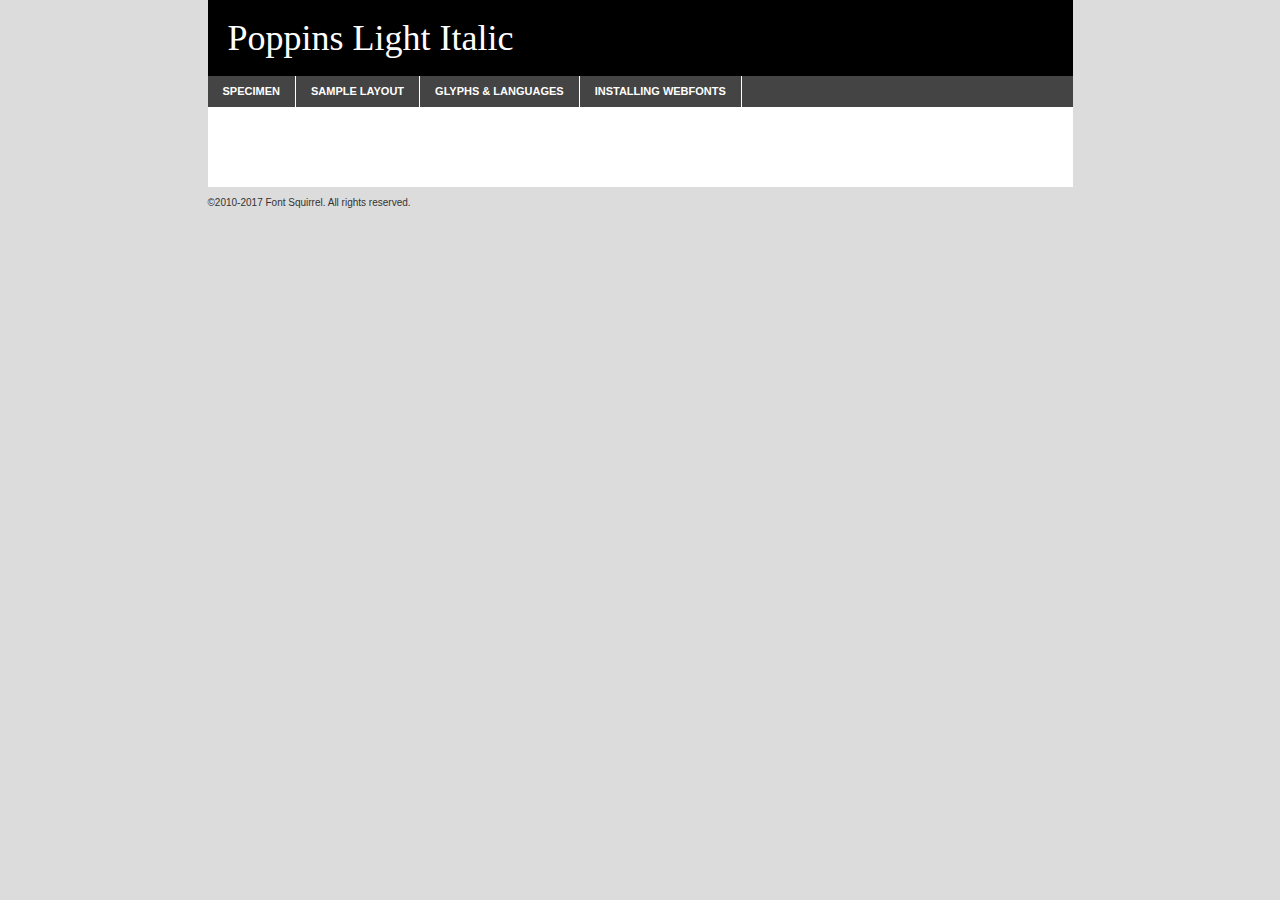
<file: fuentes-texto/Poppins/poppins-lightitalic-demo.html>
<!DOCTYPE html PUBLIC "-//W3C//DTD XHTML 1.0 Transitional//EN"
        "http://www.w3.org/TR/xhtml1/DTD/xhtml1-transitional.dtd">

<html xmlns="http://www.w3.org/1999/xhtml" xml:lang="en" lang="en">
<head>
    <meta http-equiv="Content-Type" content="text/html; charset=utf-8"/>
    <script src="http://ajax.googleapis.com/ajax/libs/jquery/1.7.2/jquery.min.js" type="text/javascript" charset="utf-8"></script>
    <script type="text/javascript">
		(function($) {
			$.fn.easyTabs = function(option) {
				var param = jQuery.extend({ fadeSpeed: 'fast', defaultContent: 1, activeClass: 'active' }, option);
				$(this).each(function() {
					var thisId = '#' + this.id;
					if ( param.defaultContent == '' )
					{
						param.defaultContent = 1;
					}
					if ( typeof param.defaultContent == 'number' )
					{
						var defaultTab = $(thisId + ' .tabs li:eq(' + (param.defaultContent - 1) + ') a').attr('href').substr(1);
					}
					else
					{
						var defaultTab = param.defaultContent;
					}
					$(thisId + ' .tabs li a').each(function() {
						var tabToHide = $(this).attr('href').substr(1);
						$('#' + tabToHide).addClass('easytabs-tab-content');
					});
					hideAll();
					changeContent(defaultTab);

					function hideAll() {$(thisId + ' .easytabs-tab-content').hide();}

					function changeContent(tabId)
					{
						hideAll();
						$(thisId + ' .tabs li').removeClass(param.activeClass);
						$(thisId + ' .tabs li a[href=#' + tabId + ']').closest('li').addClass(param.activeClass);
						if ( param.fadeSpeed != 'none' )
						{
							$(thisId + ' #' + tabId).fadeIn(param.fadeSpeed);
						}
						else
						{
							$(thisId + ' #' + tabId).show();
						}
					}

					$(thisId + ' .tabs li').click(function() {
						var tabId = $(this).find('a').attr('href').substr(1);
						changeContent(tabId);
						return false;
					});
				});
			}
		})(jQuery);
    </script>
    <link rel="stylesheet" href="specimen_files/specimen_stylesheet.css" type="text/css" charset="utf-8"/>
    <link rel="stylesheet" href="stylesheet.css" type="text/css" charset="utf-8"/>

    <style type="text/css">
        		body {
			font-family: 'poppinslight_italic';
        		}

            </style>

    <title>Poppins Light Italic Specimen</title>


    <script type="text/javascript" charset="utf-8">
		$(document).ready(function() {
			$('#container').easyTabs({ defaultContent: 1 });
		});
    </script>
</head>

<body>
<div id="container">
    <div id="header">
		Poppins Light Italic    </div>
    <ul class="tabs">
        <li><a href="#specimen">Specimen</a></li>
        <li><a href="#layout">Sample Layout</a></li>
		        <li><a href="#glyphs">Glyphs &amp; Languages</a></li>
        <li><a href="#installing">Installing Webfonts</a></li>

    </ul>

    <div id="main_content">


        <div id="specimen">

            <div class="section">
                <div class="grid12 firstcol">
                    <div class="huge">AaBb</div>
                </div>
            </div>

            <div class="section">
                <div class="glyph_range">A&#x200B;B&#x200b;C&#x200b;D&#x200b;E&#x200b;F&#x200b;G&#x200b;H&#x200b;I&#x200b;J&#x200b;K&#x200b;L&#x200b;M&#x200b;N&#x200b;O&#x200b;P&#x200b;Q&#x200b;R&#x200b;S&#x200b;T&#x200b;U&#x200b;V&#x200b;W&#x200b;X&#x200b;Y&#x200b;Z&#x200b;a&#x200b;b&#x200b;c&#x200b;d&#x200b;e&#x200b;f&#x200b;g&#x200b;h&#x200b;i&#x200b;j&#x200b;k&#x200b;l&#x200b;m&#x200b;n&#x200b;o&#x200b;p&#x200b;q&#x200b;r&#x200b;s&#x200b;t&#x200b;u&#x200b;v&#x200b;w&#x200b;x&#x200b;y&#x200b;z&#x200b;1&#x200b;2&#x200b;3&#x200b;4&#x200b;5&#x200b;6&#x200b;7&#x200b;8&#x200b;9&#x200b;0&#x200b;&amp;&#x200b;.&#x200b;,&#x200b;?&#x200b;!&#x200b;&#64;&#x200b;(&#x200b;)&#x200b;#&#x200b;$&#x200b;%&#x200b;*&#x200b;+&#x200b;-&#x200b;=&#x200b;:&#x200b;;</div>
            </div>
            <div class="section">
                <div class="grid12 firstcol">
                    <table class="sample_table">
                        <tr>
                            <td>10</td>
                            <td class="size10">abcdefghijklmnopqrstuvwxyzABCDEFGHIJKLMNOPQRSTUVWXYZ0123456789abcdefghijklmnopqrstuvwxyzABCDEFGHIJKLMNOPQRSTUVWXYZ0123456789abcdefghijklmnopqrstuvwxyzABCDEFGHIJKLMNOPQRSTUVWXYZ</td>
                        </tr>
                        <tr>
                            <td>11</td>
                            <td class="size11">abcdefghijklmnopqrstuvwxyzABCDEFGHIJKLMNOPQRSTUVWXYZ0123456789abcdefghijklmnopqrstuvwxyzABCDEFGHIJKLMNOPQRSTUVWXYZ0123456789abcdefghijklmnopqrstuvwxyzABCDEFGHIJKLMNOPQRSTUVWXYZ</td>
                        </tr>
                        <tr>
                            <td>12</td>
                            <td class="size12">abcdefghijklmnopqrstuvwxyzABCDEFGHIJKLMNOPQRSTUVWXYZ0123456789abcdefghijklmnopqrstuvwxyzABCDEFGHIJKLMNOPQRSTUVWXYZ0123456789abcdefghijklmnopqrstuvwxyzABCDEFGHIJKLMNOPQRSTUVWXYZ</td>
                        </tr>
                        <tr>
                            <td>13</td>
                            <td class="size13">abcdefghijklmnopqrstuvwxyzABCDEFGHIJKLMNOPQRSTUVWXYZ0123456789abcdefghijklmnopqrstuvwxyzABCDEFGHIJKLMNOPQRSTUVWXYZ0123456789abcdefghijklmnopqrstuvwxyzABCDEFGHIJKLMNOPQRSTUVWXYZ</td>
                        </tr>
                        <tr>
                            <td>14</td>
                            <td class="size14">abcdefghijklmnopqrstuvwxyzABCDEFGHIJKLMNOPQRSTUVWXYZ0123456789abcdefghijklmnopqrstuvwxyzABCDEFGHIJKLMNOPQRSTUVWXYZ0123456789abcdefghijklmnopqrstuvwxyzABCDEFGHIJKLMNOPQRSTUVWXYZ</td>
                        </tr>
                        <tr>
                            <td>16</td>
                            <td class="size16">abcdefghijklmnopqrstuvwxyzABCDEFGHIJKLMNOPQRSTUVWXYZ0123456789abcdefghijklmnopqrstuvwxyzABCDEFGHIJKLMNOPQRSTUVWXYZ</td>
                        </tr>
                        <tr>
                            <td>18</td>
                            <td class="size18">abcdefghijklmnopqrstuvwxyzABCDEFGHIJKLMNOPQRSTUVWXYZ0123456789abcdefghijklmnopqrstuvwxyzABCDEFGHIJKLMNOPQRSTUVWXYZ</td>
                        </tr>
                        <tr>
                            <td>20</td>
                            <td class="size20">abcdefghijklmnopqrstuvwxyzABCDEFGHIJKLMNOPQRSTUVWXYZ0123456789abcdefghijklmnopqrstuvwxyzABCDEFGHIJKLMNOPQRSTUVWXYZ</td>
                        </tr>
                        <tr>
                            <td>24</td>
                            <td class="size24">abcdefghijklmnopqrstuvwxyzABCDEFGHIJKLMNOPQRSTUVWXYZ0123456789abcdefghijklmnopqrstuvwxyzABCDEFGHIJKLMNOPQRSTUVWXYZ</td>
                        </tr>
                        <tr>
                            <td>30</td>
                            <td class="size30">abcdefghijklmnopqrstuvwxyzABCDEFGHIJKLMNOPQRSTUVWXYZ0123456789abcdefghijklmnopqrstuvwxyzABCDEFGHIJKLMNOPQRSTUVWXYZ</td>
                        </tr>
                        <tr>
                            <td>36</td>
                            <td class="size36">abcdefghijklmnopqrstuvwxyzABCDEFGHIJKLMNOPQRSTUVWXYZ0123456789abcdefghijklmnopqrstuvwxyzABCDEFGHIJKLMNOPQRSTUVWXYZ</td>
                        </tr>
                        <tr>
                            <td>48</td>
                            <td class="size48">abcdefghijklmnopqrstuvwxyzABCDEFGHIJKLMNOPQRSTUVWXYZ0123456789abcdefghijklmnopqrstuvwxyzABCDEFGHIJKLMNOPQRSTUVWXYZ</td>
                        </tr>
                        <tr>
                            <td>60</td>
                            <td class="size60">abcdefghijklmnopqrstuvwxyzABCDEFGHIJKLMNOPQRSTUVWXYZ0123456789abcdefghijklmnopqrstuvwxyzABCDEFGHIJKLMNOPQRSTUVWXYZ</td>
                        </tr>
                        <tr>
                            <td>72</td>
                            <td class="size72">abcdefghijklmnopqrstuvwxyzABCDEFGHIJKLMNOPQRSTUVWXYZ0123456789abcdefghijklmnopqrstuvwxyzABCDEFGHIJKLMNOPQRSTUVWXYZ</td>
                        </tr>
                        <tr>
                            <td>90</td>
                            <td class="size90">abcdefghijklmnopqrstuvwxyzABCDEFGHIJKLMNOPQRSTUVWXYZ0123456789abcdefghijklmnopqrstuvwxyzABCDEFGHIJKLMNOPQRSTUVWXYZ</td>
                        </tr>
                    </table>

                </div>

            </div>


            <div class="section" id="bodycomparison">


                <div id="xheight">
                    <div class="fontbody">&#x25FC;&#x25FC;&#x25FC;&#x25FC;&#x25FC;&#x25FC;&#x25FC;&#x25FC;&#x25FC;&#x25FC;&#x25FC;&#x25FC;&#x25FC;&#x25FC;&#x25FC;&#x25FC;&#x25FC;&#x25FC;&#x25FC;&#x25FC;&#x25FC;&#x25FC;&#x25FC;&#x25FC;&#x25FC;&#x25FC;&#x25FC;&#x25FC;&#x25FC;&#x25FC;&#x25FC;&#x25FC;&#x25FC;&#x25FC;&#x25FC;&#x25FC;&#x25FC;&#x25FC;&#x25FC;&#x25FC;&#x25FC;&#x25FC;&#x25FC;&#x25FC;&#x25FC;&#x25FC;&#x25FC;&#x25FC;&#x25FC;&#x25FC;&#x25FC;&#x25FC;&#x25FC;&#x25FC;&#x25FC;&#x25FC;&#x25FC;&#x25FC;&#x25FC;&#x25FC;&#x25FC;&#x25FC;&#x25FC;&#x25FC;&#x25FC;&#x25FC;&#x25FC;&#x25FC;&#x25FC;&#x25FC;&#x25FC;&#x25FC;&#x25FC;&#x25FC;&#x25FC;&#x25FC;&#x25FC;&#x25FC;&#x25FC;&#x25FC;&#x25FC;&#x25FC;&#x25FC;&#x25FC;&#x25FC;&#x25FC;&#x25FC;&#x25FC;&#x25FC;&#x25FC;&#x25FC;&#x25FC;&#x25FC;&#x25FC;&#x25FC;&#x25FC;&#x25FC;&#x25FC;&#x25FC;body</div>
                    <div class="arialbody">body</div>
                    <div class="verdanabody">body</div>
                    <div class="georgiabody">body</div>
                </div>
                <div class="fontbody" style="z-index:1">
                    body<span>Poppins Light Italic</span>
                </div>
                <div class="arialbody" style="z-index:1">
                    body<span>Arial</span>
                </div>
                <div class="verdanabody" style="z-index:1">
                    body<span>Verdana</span>
                </div>
                <div class="georgiabody" style="z-index:1">
                    body<span>Georgia</span>
                </div>


            </div>


            <div class="section psample psample_row1" id="">

                <div class="grid2 firstcol">
                    <p class="size10"><span>10.</span>Aenean lacinia bibendum nulla sed consectetur. Fusce dapibus, tellus ac cursus commodo, tortor mauris condimentum nibh, ut fermentum massa justo sit amet risus. Nullam id dolor id nibh ultricies vehicula ut id elit. Cum sociis natoque penatibus et magnis dis parturient montes, nascetur ridiculus mus. Nulla vitae elit libero, a pharetra augue.</p>

                </div>
                <div class="grid3">
                    <p class="size11"><span>11.</span>Aenean lacinia bibendum nulla sed consectetur. Fusce dapibus, tellus ac cursus commodo, tortor mauris condimentum nibh, ut fermentum massa justo sit amet risus. Nullam id dolor id nibh ultricies vehicula ut id elit. Cum sociis natoque penatibus et magnis dis parturient montes, nascetur ridiculus mus. Nulla vitae elit libero, a pharetra augue.</p>

                </div>
                <div class="grid3">
                    <p class="size12"><span>12.</span>Aenean lacinia bibendum nulla sed consectetur. Fusce dapibus, tellus ac cursus commodo, tortor mauris condimentum nibh, ut fermentum massa justo sit amet risus. Nullam id dolor id nibh ultricies vehicula ut id elit. Cum sociis natoque penatibus et magnis dis parturient montes, nascetur ridiculus mus. Nulla vitae elit libero, a pharetra augue.</p>

                </div>
                <div class="grid4">
                    <p class="size13"><span>13.</span>Aenean lacinia bibendum nulla sed consectetur. Fusce dapibus, tellus ac cursus commodo, tortor mauris condimentum nibh, ut fermentum massa justo sit amet risus. Nullam id dolor id nibh ultricies vehicula ut id elit. Cum sociis natoque penatibus et magnis dis parturient montes, nascetur ridiculus mus. Nulla vitae elit libero, a pharetra augue.</p>

                </div>
                <div class="white_blend"></div>

            </div>
            <div class="section psample psample_row2" id="">
                <div class="grid3 firstcol">
                    <p class="size14"><span>14.</span>Aenean lacinia bibendum nulla sed consectetur. Fusce dapibus, tellus ac cursus commodo, tortor mauris condimentum nibh, ut fermentum massa justo sit amet risus. Nullam id dolor id nibh ultricies vehicula ut id elit. Cum sociis natoque penatibus et magnis dis parturient montes, nascetur ridiculus mus. Nulla vitae elit libero, a pharetra augue.</p>

                </div>
                <div class="grid4">
                    <p class="size16"><span>16.</span>Aenean lacinia bibendum nulla sed consectetur. Fusce dapibus, tellus ac cursus commodo, tortor mauris condimentum nibh, ut fermentum massa justo sit amet risus. Nullam id dolor id nibh ultricies vehicula ut id elit. Cum sociis natoque penatibus et magnis dis parturient montes, nascetur ridiculus mus. Nulla vitae elit libero, a pharetra augue.</p>

                </div>
                <div class="grid5">
                    <p class="size18"><span>18.</span>Aenean lacinia bibendum nulla sed consectetur. Fusce dapibus, tellus ac cursus commodo, tortor mauris condimentum nibh, ut fermentum massa justo sit amet risus. Nullam id dolor id nibh ultricies vehicula ut id elit. Cum sociis natoque penatibus et magnis dis parturient montes, nascetur ridiculus mus. Nulla vitae elit libero, a pharetra augue.</p>

                </div>

                <div class="white_blend"></div>

            </div>

            <div class="section psample psample_row3" id="">
                <div class="grid5 firstcol">
                    <p class="size20"><span>20.</span>Aenean lacinia bibendum nulla sed consectetur. Fusce dapibus, tellus ac cursus commodo, tortor mauris condimentum nibh, ut fermentum massa justo sit amet risus. Nullam id dolor id nibh ultricies vehicula ut id elit. Cum sociis natoque penatibus et magnis dis parturient montes, nascetur ridiculus mus. Nulla vitae elit libero, a pharetra augue.</p>
                </div>
                <div class="grid7">
                    <p class="size24"><span>24.</span>Aenean lacinia bibendum nulla sed consectetur. Fusce dapibus, tellus ac cursus commodo, tortor mauris condimentum nibh, ut fermentum massa justo sit amet risus. Nullam id dolor id nibh ultricies vehicula ut id elit. Cum sociis natoque penatibus et magnis dis parturient montes, nascetur ridiculus mus. Nulla vitae elit libero, a pharetra augue.</p>
                </div>

                <div class="white_blend"></div>

            </div>

            <div class="section psample psample_row4" id="">
                <div class="grid12 firstcol">
                    <p class="size30"><span>30.</span>Aenean lacinia bibendum nulla sed consectetur. Fusce dapibus, tellus ac cursus commodo, tortor mauris condimentum nibh, ut fermentum massa justo sit amet risus. Nullam id dolor id nibh ultricies vehicula ut id elit. Cum sociis natoque penatibus et magnis dis parturient montes, nascetur ridiculus mus. Nulla vitae elit libero, a pharetra augue.</p>
                </div>
                <div class="white_blend"></div>

            </div>


            <div class="section psample psample_row1 fullreverse">
                <div class="grid2 firstcol">
                    <p class="size10"><span>10.</span>Aenean lacinia bibendum nulla sed consectetur. Fusce dapibus, tellus ac cursus commodo, tortor mauris condimentum nibh, ut fermentum massa justo sit amet risus. Nullam id dolor id nibh ultricies vehicula ut id elit. Cum sociis natoque penatibus et magnis dis parturient montes, nascetur ridiculus mus. Nulla vitae elit libero, a pharetra augue.</p>

                </div>
                <div class="grid3">
                    <p class="size11"><span>11.</span>Aenean lacinia bibendum nulla sed consectetur. Fusce dapibus, tellus ac cursus commodo, tortor mauris condimentum nibh, ut fermentum massa justo sit amet risus. Nullam id dolor id nibh ultricies vehicula ut id elit. Cum sociis natoque penatibus et magnis dis parturient montes, nascetur ridiculus mus. Nulla vitae elit libero, a pharetra augue.</p>

                </div>
                <div class="grid3">
                    <p class="size12"><span>12.</span>Aenean lacinia bibendum nulla sed consectetur. Fusce dapibus, tellus ac cursus commodo, tortor mauris condimentum nibh, ut fermentum massa justo sit amet risus. Nullam id dolor id nibh ultricies vehicula ut id elit. Cum sociis natoque penatibus et magnis dis parturient montes, nascetur ridiculus mus. Nulla vitae elit libero, a pharetra augue.</p>

                </div>
                <div class="grid4">
                    <p class="size13"><span>13.</span>Aenean lacinia bibendum nulla sed consectetur. Fusce dapibus, tellus ac cursus commodo, tortor mauris condimentum nibh, ut fermentum massa justo sit amet risus. Nullam id dolor id nibh ultricies vehicula ut id elit. Cum sociis natoque penatibus et magnis dis parturient montes, nascetur ridiculus mus. Nulla vitae elit libero, a pharetra augue.</p>

                </div>
                <div class="black_blend"></div>

            </div>

            <div class="section psample psample_row2 fullreverse">
                <div class="grid3 firstcol">
                    <p class="size14"><span>14.</span>Aenean lacinia bibendum nulla sed consectetur. Fusce dapibus, tellus ac cursus commodo, tortor mauris condimentum nibh, ut fermentum massa justo sit amet risus. Nullam id dolor id nibh ultricies vehicula ut id elit. Cum sociis natoque penatibus et magnis dis parturient montes, nascetur ridiculus mus. Nulla vitae elit libero, a pharetra augue.</p>

                </div>
                <div class="grid4">
                    <p class="size16"><span>16.</span>Aenean lacinia bibendum nulla sed consectetur. Fusce dapibus, tellus ac cursus commodo, tortor mauris condimentum nibh, ut fermentum massa justo sit amet risus. Nullam id dolor id nibh ultricies vehicula ut id elit. Cum sociis natoque penatibus et magnis dis parturient montes, nascetur ridiculus mus. Nulla vitae elit libero, a pharetra augue.</p>

                </div>
                <div class="grid5">
                    <p class="size18"><span>18.</span>Aenean lacinia bibendum nulla sed consectetur. Fusce dapibus, tellus ac cursus commodo, tortor mauris condimentum nibh, ut fermentum massa justo sit amet risus. Nullam id dolor id nibh ultricies vehicula ut id elit. Cum sociis natoque penatibus et magnis dis parturient montes, nascetur ridiculus mus. Nulla vitae elit libero, a pharetra augue.</p>

                </div>
                <div class="black_blend"></div>

            </div>

            <div class="section psample fullreverse psample_row3" id="">
                <div class="grid5 firstcol">
                    <p class="size20"><span>20.</span>Aenean lacinia bibendum nulla sed consectetur. Fusce dapibus, tellus ac cursus commodo, tortor mauris condimentum nibh, ut fermentum massa justo sit amet risus. Nullam id dolor id nibh ultricies vehicula ut id elit. Cum sociis natoque penatibus et magnis dis parturient montes, nascetur ridiculus mus. Nulla vitae elit libero, a pharetra augue.</p>
                </div>
                <div class="grid7">
                    <p class="size24"><span>24.</span>Aenean lacinia bibendum nulla sed consectetur. Fusce dapibus, tellus ac cursus commodo, tortor mauris condimentum nibh, ut fermentum massa justo sit amet risus. Nullam id dolor id nibh ultricies vehicula ut id elit. Cum sociis natoque penatibus et magnis dis parturient montes, nascetur ridiculus mus. Nulla vitae elit libero, a pharetra augue.</p>
                </div>

                <div class="black_blend"></div>

            </div>

            <div class="section psample fullreverse psample_row4" id="" style="border-bottom: 20px #000 solid;">
                <div class="grid12 firstcol">
                    <p class="size30"><span>30.</span>Aenean lacinia bibendum nulla sed consectetur. Fusce dapibus, tellus ac cursus commodo, tortor mauris condimentum nibh, ut fermentum massa justo sit amet risus. Nullam id dolor id nibh ultricies vehicula ut id elit. Cum sociis natoque penatibus et magnis dis parturient montes, nascetur ridiculus mus. Nulla vitae elit libero, a pharetra augue.</p>
                </div>
                <div class="black_blend"></div>

            </div>


        </div>

        <div id="layout">

            <div class="section">

                <div class="grid12 firstcol">
                    <h1>Lorem Ipsum Dolor</h1>
                    <h2>Etiam porta sem malesuada magna mollis euismod</h2>

                    <p class="byline">By <a href="#link">Aenean Lacinia</a></p>
                </div>
            </div>
            <div class="section">
                <div class="grid8 firstcol">
                    <p class="large">Donec sed odio dui. Morbi leo risus, porta ac consectetur ac, vestibulum at eros. Fusce dapibus, tellus ac cursus commodo, tortor mauris condimentum nibh, ut fermentum massa justo sit amet risus. </p>


                    <h3>Pellentesque ornare sem</h3>

                    <p>Maecenas sed diam eget risus varius blandit sit amet non magna. Maecenas faucibus mollis interdum. Donec ullamcorper nulla non metus auctor fringilla. Nullam id dolor id nibh ultricies vehicula ut id elit. Nullam id dolor id nibh ultricies vehicula ut id elit. </p>

                    <p>Aenean eu leo quam. Pellentesque ornare sem lacinia quam venenatis vestibulum. Lorem ipsum dolor sit amet, consectetur adipiscing elit. Cum sociis natoque penatibus et magnis dis parturient montes, nascetur ridiculus mus. </p>

                    <p>Nulla vitae elit libero, a pharetra augue. Praesent commodo cursus magna, vel scelerisque nisl consectetur et. Aenean lacinia bibendum nulla sed consectetur. </p>

                    <p>Nullam quis risus eget urna mollis ornare vel eu leo. Nullam quis risus eget urna mollis ornare vel eu leo. Maecenas sed diam eget risus varius blandit sit amet non magna. Donec ullamcorper nulla non metus auctor fringilla. </p>

                    <h3>Cras mattis consectetur</h3>

                    <p>Aenean eu leo quam. Pellentesque ornare sem lacinia quam venenatis vestibulum. Aenean lacinia bibendum nulla sed consectetur. Integer posuere erat a ante venenatis dapibus posuere velit aliquet. Cras mattis consectetur purus sit amet fermentum. </p>

                    <p>Nullam id dolor id nibh ultricies vehicula ut id elit. Nullam quis risus eget urna mollis ornare vel eu leo. Cras mattis consectetur purus sit amet fermentum.</p>
                </div>

                <div class="grid4 sidebar">

                    <div class="box reverse">
                        <p class="last">Nullam quis risus eget urna mollis ornare vel eu leo. Donec ullamcorper nulla non metus auctor fringilla. Cras mattis consectetur purus sit amet fermentum. Sed posuere consectetur est at lobortis. Lorem ipsum dolor sit amet, consectetur adipiscing elit. </p>
                    </div>

                    <p class="caption">Maecenas sed diam eget risus varius.</p>

                    <p>Vestibulum id ligula porta felis euismod semper. Integer posuere erat a ante venenatis dapibus posuere velit aliquet. Vestibulum id ligula porta felis euismod semper. Sed posuere consectetur est at lobortis. Maecenas sed diam eget risus varius blandit sit amet non magna. Fusce dapibus, tellus ac cursus commodo, tortor mauris condimentum nibh, ut fermentum massa justo sit amet risus. </p>


                    <p>Duis mollis, est non commodo luctus, nisi erat porttitor ligula, eget lacinia odio sem nec elit. Aenean lacinia bibendum nulla sed consectetur. Vivamus sagittis lacus vel augue laoreet rutrum faucibus dolor auctor. Aenean lacinia bibendum nulla sed consectetur. Nullam quis risus eget urna mollis ornare vel eu leo. </p>

                    <p>Praesent commodo cursus magna, vel scelerisque nisl consectetur et. Donec ullamcorper nulla non metus auctor fringilla. Maecenas faucibus mollis interdum. Fusce dapibus, tellus ac cursus commodo, tortor mauris condimentum nibh, ut fermentum massa justo sit amet risus. </p>

                </div>
            </div>

        </div>


		

        <div id="glyphs">
            <div class="section">
                <div class="grid12 firstcol">

                    <h1>Language Support</h1>
                    <p>The subset of Poppins Light Italic in this kit supports the following languages:<br/>

						Albanian, Basque, Breton, Chamorro, Danish, Dutch, English, Faroese, Finnish, French, Frisian, Galician, German, Icelandic, Italian, Malagasy, Norwegian, Portuguese, Spanish, Alsatian, Aragonese, Arapaho, Arrernte, Asturian, Aymara, Bislama, Cebuano, Corsican, Fijian, French_creole, Genoese, Gilbertese, Greenlandic, Haitian_creole, Hiligaynon, Hmong, Hopi, Ibanag, Iloko_ilokano, Indonesian, Interglossa_glosa, Interlingua, Irish_gaelic, Jerriais, Lojban, Lombard, Luxembourgeois, Manx, Mohawk, Norfolk_pitcairnese, Occitan, Oromo, Pangasinan, Papiamento, Piedmontese, Potawatomi, Rhaeto-romance, Romansh, Rotokas, Sami_lule, Samoan, Sardinian, Scots_gaelic, Seychelles_creole, Shona, Sicilian, Somali, Southern_ndebele, Swahili, Swati_swazi, Tagalog_filipino_pilipino, Tetum, Tok_pisin, Uyghur_latinized, Volapuk, Walloon, Warlpiri, Xhosa, Yapese, Zulu, Latinbasic, Ubasic, Demo                    </p>
                    <h1>Glyph Chart</h1>
                    <p>The subset of Poppins Light Italic in this kit includes all the glyphs listed below. Unicode entities are included above each glyph to help you insert individual characters into your layout.</p>
                    <div id="glyph_chart">

																																	                                <div><p>&amp;#13;</p>&#13;</div>
																				                                <div><p>&amp;#32;</p>&#32;</div>
																				                                <div><p>&amp;#33;</p>&#33;</div>
																				                                <div><p>&amp;#34;</p>&#34;</div>
																				                                <div><p>&amp;#35;</p>&#35;</div>
																				                                <div><p>&amp;#36;</p>&#36;</div>
																				                                <div><p>&amp;#37;</p>&#37;</div>
																				                                <div><p>&amp;#38;</p>&#38;</div>
																				                                <div><p>&amp;#39;</p>&#39;</div>
																				                                <div><p>&amp;#40;</p>&#40;</div>
																				                                <div><p>&amp;#41;</p>&#41;</div>
																				                                <div><p>&amp;#42;</p>&#42;</div>
																				                                <div><p>&amp;#43;</p>&#43;</div>
																				                                <div><p>&amp;#44;</p>&#44;</div>
																				                                <div><p>&amp;#45;</p>&#45;</div>
																				                                <div><p>&amp;#46;</p>&#46;</div>
																				                                <div><p>&amp;#47;</p>&#47;</div>
																				                                <div><p>&amp;#48;</p>&#48;</div>
																				                                <div><p>&amp;#49;</p>&#49;</div>
																				                                <div><p>&amp;#50;</p>&#50;</div>
																				                                <div><p>&amp;#51;</p>&#51;</div>
																				                                <div><p>&amp;#52;</p>&#52;</div>
																				                                <div><p>&amp;#53;</p>&#53;</div>
																				                                <div><p>&amp;#54;</p>&#54;</div>
																				                                <div><p>&amp;#55;</p>&#55;</div>
																				                                <div><p>&amp;#56;</p>&#56;</div>
																				                                <div><p>&amp;#57;</p>&#57;</div>
																				                                <div><p>&amp;#58;</p>&#58;</div>
																				                                <div><p>&amp;#59;</p>&#59;</div>
																				                                <div><p>&amp;#60;</p>&#60;</div>
																				                                <div><p>&amp;#61;</p>&#61;</div>
																				                                <div><p>&amp;#62;</p>&#62;</div>
																				                                <div><p>&amp;#63;</p>&#63;</div>
																				                                <div><p>&amp;#64;</p>&#64;</div>
																				                                <div><p>&amp;#65;</p>&#65;</div>
																				                                <div><p>&amp;#66;</p>&#66;</div>
																				                                <div><p>&amp;#67;</p>&#67;</div>
																				                                <div><p>&amp;#68;</p>&#68;</div>
																				                                <div><p>&amp;#69;</p>&#69;</div>
																				                                <div><p>&amp;#70;</p>&#70;</div>
																				                                <div><p>&amp;#71;</p>&#71;</div>
																				                                <div><p>&amp;#72;</p>&#72;</div>
																				                                <div><p>&amp;#73;</p>&#73;</div>
																				                                <div><p>&amp;#74;</p>&#74;</div>
																				                                <div><p>&amp;#75;</p>&#75;</div>
																				                                <div><p>&amp;#76;</p>&#76;</div>
																				                                <div><p>&amp;#77;</p>&#77;</div>
																				                                <div><p>&amp;#78;</p>&#78;</div>
																				                                <div><p>&amp;#79;</p>&#79;</div>
																				                                <div><p>&amp;#80;</p>&#80;</div>
																				                                <div><p>&amp;#81;</p>&#81;</div>
																				                                <div><p>&amp;#82;</p>&#82;</div>
																				                                <div><p>&amp;#83;</p>&#83;</div>
																				                                <div><p>&amp;#84;</p>&#84;</div>
																				                                <div><p>&amp;#85;</p>&#85;</div>
																				                                <div><p>&amp;#86;</p>&#86;</div>
																				                                <div><p>&amp;#87;</p>&#87;</div>
																				                                <div><p>&amp;#88;</p>&#88;</div>
																				                                <div><p>&amp;#89;</p>&#89;</div>
																				                                <div><p>&amp;#90;</p>&#90;</div>
																				                                <div><p>&amp;#91;</p>&#91;</div>
																				                                <div><p>&amp;#92;</p>&#92;</div>
																				                                <div><p>&amp;#93;</p>&#93;</div>
																				                                <div><p>&amp;#94;</p>&#94;</div>
																				                                <div><p>&amp;#95;</p>&#95;</div>
																				                                <div><p>&amp;#96;</p>&#96;</div>
																				                                <div><p>&amp;#97;</p>&#97;</div>
																				                                <div><p>&amp;#98;</p>&#98;</div>
																				                                <div><p>&amp;#99;</p>&#99;</div>
																				                                <div><p>&amp;#100;</p>&#100;</div>
																				                                <div><p>&amp;#101;</p>&#101;</div>
																				                                <div><p>&amp;#102;</p>&#102;</div>
																				                                <div><p>&amp;#103;</p>&#103;</div>
																				                                <div><p>&amp;#104;</p>&#104;</div>
																				                                <div><p>&amp;#105;</p>&#105;</div>
																				                                <div><p>&amp;#106;</p>&#106;</div>
																				                                <div><p>&amp;#107;</p>&#107;</div>
																				                                <div><p>&amp;#108;</p>&#108;</div>
																				                                <div><p>&amp;#109;</p>&#109;</div>
																				                                <div><p>&amp;#110;</p>&#110;</div>
																				                                <div><p>&amp;#111;</p>&#111;</div>
																				                                <div><p>&amp;#112;</p>&#112;</div>
																				                                <div><p>&amp;#113;</p>&#113;</div>
																				                                <div><p>&amp;#114;</p>&#114;</div>
																				                                <div><p>&amp;#115;</p>&#115;</div>
																				                                <div><p>&amp;#116;</p>&#116;</div>
																				                                <div><p>&amp;#117;</p>&#117;</div>
																				                                <div><p>&amp;#118;</p>&#118;</div>
																				                                <div><p>&amp;#119;</p>&#119;</div>
																				                                <div><p>&amp;#120;</p>&#120;</div>
																				                                <div><p>&amp;#121;</p>&#121;</div>
																				                                <div><p>&amp;#122;</p>&#122;</div>
																				                                <div><p>&amp;#123;</p>&#123;</div>
																				                                <div><p>&amp;#124;</p>&#124;</div>
																				                                <div><p>&amp;#125;</p>&#125;</div>
																				                                <div><p>&amp;#126;</p>&#126;</div>
																				                                <div><p>&amp;#160;</p>&#160;</div>
																				                                <div><p>&amp;#161;</p>&#161;</div>
																				                                <div><p>&amp;#162;</p>&#162;</div>
																				                                <div><p>&amp;#163;</p>&#163;</div>
																				                                <div><p>&amp;#164;</p>&#164;</div>
																				                                <div><p>&amp;#165;</p>&#165;</div>
																				                                <div><p>&amp;#166;</p>&#166;</div>
																				                                <div><p>&amp;#167;</p>&#167;</div>
																				                                <div><p>&amp;#168;</p>&#168;</div>
																				                                <div><p>&amp;#169;</p>&#169;</div>
																				                                <div><p>&amp;#170;</p>&#170;</div>
																				                                <div><p>&amp;#171;</p>&#171;</div>
																				                                <div><p>&amp;#172;</p>&#172;</div>
																				                                <div><p>&amp;#173;</p>&#173;</div>
																				                                <div><p>&amp;#174;</p>&#174;</div>
																				                                <div><p>&amp;#175;</p>&#175;</div>
																				                                <div><p>&amp;#176;</p>&#176;</div>
																				                                <div><p>&amp;#177;</p>&#177;</div>
																				                                <div><p>&amp;#178;</p>&#178;</div>
																				                                <div><p>&amp;#179;</p>&#179;</div>
																				                                <div><p>&amp;#180;</p>&#180;</div>
																				                                <div><p>&amp;#181;</p>&#181;</div>
																				                                <div><p>&amp;#182;</p>&#182;</div>
																				                                <div><p>&amp;#183;</p>&#183;</div>
																				                                <div><p>&amp;#184;</p>&#184;</div>
																				                                <div><p>&amp;#185;</p>&#185;</div>
																				                                <div><p>&amp;#186;</p>&#186;</div>
																				                                <div><p>&amp;#187;</p>&#187;</div>
																				                                <div><p>&amp;#188;</p>&#188;</div>
																				                                <div><p>&amp;#189;</p>&#189;</div>
																				                                <div><p>&amp;#190;</p>&#190;</div>
																				                                <div><p>&amp;#191;</p>&#191;</div>
																				                                <div><p>&amp;#192;</p>&#192;</div>
																				                                <div><p>&amp;#193;</p>&#193;</div>
																				                                <div><p>&amp;#194;</p>&#194;</div>
																				                                <div><p>&amp;#195;</p>&#195;</div>
																				                                <div><p>&amp;#196;</p>&#196;</div>
																				                                <div><p>&amp;#197;</p>&#197;</div>
																				                                <div><p>&amp;#198;</p>&#198;</div>
																				                                <div><p>&amp;#199;</p>&#199;</div>
																				                                <div><p>&amp;#200;</p>&#200;</div>
																				                                <div><p>&amp;#201;</p>&#201;</div>
																				                                <div><p>&amp;#202;</p>&#202;</div>
																				                                <div><p>&amp;#203;</p>&#203;</div>
																				                                <div><p>&amp;#204;</p>&#204;</div>
																				                                <div><p>&amp;#205;</p>&#205;</div>
																				                                <div><p>&amp;#206;</p>&#206;</div>
																				                                <div><p>&amp;#207;</p>&#207;</div>
																				                                <div><p>&amp;#208;</p>&#208;</div>
																				                                <div><p>&amp;#209;</p>&#209;</div>
																				                                <div><p>&amp;#210;</p>&#210;</div>
																				                                <div><p>&amp;#211;</p>&#211;</div>
																				                                <div><p>&amp;#212;</p>&#212;</div>
																				                                <div><p>&amp;#213;</p>&#213;</div>
																				                                <div><p>&amp;#214;</p>&#214;</div>
																				                                <div><p>&amp;#215;</p>&#215;</div>
																				                                <div><p>&amp;#216;</p>&#216;</div>
																				                                <div><p>&amp;#217;</p>&#217;</div>
																				                                <div><p>&amp;#218;</p>&#218;</div>
																				                                <div><p>&amp;#219;</p>&#219;</div>
																				                                <div><p>&amp;#220;</p>&#220;</div>
																				                                <div><p>&amp;#221;</p>&#221;</div>
																				                                <div><p>&amp;#222;</p>&#222;</div>
																				                                <div><p>&amp;#223;</p>&#223;</div>
																				                                <div><p>&amp;#224;</p>&#224;</div>
																				                                <div><p>&amp;#225;</p>&#225;</div>
																				                                <div><p>&amp;#226;</p>&#226;</div>
																				                                <div><p>&amp;#227;</p>&#227;</div>
																				                                <div><p>&amp;#228;</p>&#228;</div>
																				                                <div><p>&amp;#229;</p>&#229;</div>
																				                                <div><p>&amp;#230;</p>&#230;</div>
																				                                <div><p>&amp;#231;</p>&#231;</div>
																				                                <div><p>&amp;#232;</p>&#232;</div>
																				                                <div><p>&amp;#233;</p>&#233;</div>
																				                                <div><p>&amp;#234;</p>&#234;</div>
																				                                <div><p>&amp;#235;</p>&#235;</div>
																				                                <div><p>&amp;#236;</p>&#236;</div>
																				                                <div><p>&amp;#237;</p>&#237;</div>
																				                                <div><p>&amp;#238;</p>&#238;</div>
																				                                <div><p>&amp;#239;</p>&#239;</div>
																				                                <div><p>&amp;#240;</p>&#240;</div>
																				                                <div><p>&amp;#241;</p>&#241;</div>
																				                                <div><p>&amp;#242;</p>&#242;</div>
																				                                <div><p>&amp;#243;</p>&#243;</div>
																				                                <div><p>&amp;#244;</p>&#244;</div>
																				                                <div><p>&amp;#245;</p>&#245;</div>
																				                                <div><p>&amp;#246;</p>&#246;</div>
																				                                <div><p>&amp;#247;</p>&#247;</div>
																				                                <div><p>&amp;#248;</p>&#248;</div>
																				                                <div><p>&amp;#249;</p>&#249;</div>
																				                                <div><p>&amp;#250;</p>&#250;</div>
																				                                <div><p>&amp;#251;</p>&#251;</div>
																				                                <div><p>&amp;#252;</p>&#252;</div>
																				                                <div><p>&amp;#253;</p>&#253;</div>
																				                                <div><p>&amp;#254;</p>&#254;</div>
																				                                <div><p>&amp;#255;</p>&#255;</div>
																				                                <div><p>&amp;#338;</p>&#338;</div>
																				                                <div><p>&amp;#339;</p>&#339;</div>
																				                                <div><p>&amp;#376;</p>&#376;</div>
																				                                <div><p>&amp;#710;</p>&#710;</div>
																				                                <div><p>&amp;#732;</p>&#732;</div>
																				                                <div><p>&amp;#8192;</p>&#8192;</div>
																				                                <div><p>&amp;#8193;</p>&#8193;</div>
																				                                <div><p>&amp;#8194;</p>&#8194;</div>
																				                                <div><p>&amp;#8195;</p>&#8195;</div>
																				                                <div><p>&amp;#8196;</p>&#8196;</div>
																				                                <div><p>&amp;#8197;</p>&#8197;</div>
																				                                <div><p>&amp;#8198;</p>&#8198;</div>
																				                                <div><p>&amp;#8199;</p>&#8199;</div>
																				                                <div><p>&amp;#8200;</p>&#8200;</div>
																				                                <div><p>&amp;#8201;</p>&#8201;</div>
																				                                <div><p>&amp;#8202;</p>&#8202;</div>
																				                                <div><p>&amp;#8208;</p>&#8208;</div>
																				                                <div><p>&amp;#8209;</p>&#8209;</div>
																				                                <div><p>&amp;#8210;</p>&#8210;</div>
																				                                <div><p>&amp;#8211;</p>&#8211;</div>
																				                                <div><p>&amp;#8212;</p>&#8212;</div>
																				                                <div><p>&amp;#8216;</p>&#8216;</div>
																				                                <div><p>&amp;#8217;</p>&#8217;</div>
																				                                <div><p>&amp;#8218;</p>&#8218;</div>
																				                                <div><p>&amp;#8220;</p>&#8220;</div>
																				                                <div><p>&amp;#8221;</p>&#8221;</div>
																				                                <div><p>&amp;#8222;</p>&#8222;</div>
																				                                <div><p>&amp;#8226;</p>&#8226;</div>
																				                                <div><p>&amp;#8230;</p>&#8230;</div>
																				                                <div><p>&amp;#8239;</p>&#8239;</div>
																				                                <div><p>&amp;#8249;</p>&#8249;</div>
																				                                <div><p>&amp;#8250;</p>&#8250;</div>
																				                                <div><p>&amp;#8287;</p>&#8287;</div>
																				                                <div><p>&amp;#8364;</p>&#8364;</div>
																				                                <div><p>&amp;#8482;</p>&#8482;</div>
																				                                <div><p>&amp;#9724;</p>&#9724;</div>
																				                                <div><p>&amp;#64257;</p>&#64257;</div>
																				                                <div><p>&amp;#64258;</p>&#64258;</div>
																																																										                    </div>
                </div>


            </div>
        </div>


        <div id="specs">

        </div>

        <div id="installing">
            <div class="section">
                <div class="grid7 firstcol">
                    <h1>Installing Webfonts</h1>

                    <p>Webfonts are supported by all major browser platforms but not all in the same way. There are currently four different font formats that must be included in order to target all browsers. This includes TTF, WOFF, EOT and SVG.</p>

                    <h2>1. Upload your webfonts</h2>
                    <p>You must upload your webfont kit to your website. They should be in or near the same directory as your CSS files.</p>

                    <h2>2. Include the webfont stylesheet</h2>
                    <p>A special CSS @font-face declaration helps the various browsers select the appropriate font it needs without causing you a bunch of headaches. Learn more about this syntax by reading the <a href="https://www.fontspring.com/blog/further-hardening-of-the-bulletproof-syntax">Fontspring blog post</a> about it. The code for it is as follows:</p>


                    <code>
                        @font-face{
                        font-family: 'MyWebFont';
                        src: url('WebFont.eot');
                        src: url('WebFont.eot?#iefix') format('embedded-opentype'),
                        url('WebFont.woff') format('woff'),
                        url('WebFont.ttf') format('truetype'),
                        url('WebFont.svg#webfont') format('svg');
                        }
                    </code>

                    <p>We've already gone ahead and generated the code for you. All you have to do is link to the stylesheet in your HTML, like this:</p>
                    <code>&lt;link rel=&quot;stylesheet&quot; href=&quot;stylesheet.css&quot; type=&quot;text/css&quot; charset=&quot;utf-8&quot; /&gt;</code>

                    <h2>3. Modify your own stylesheet</h2>
                    <p>To take advantage of your new fonts, you must tell your stylesheet to use them. Look at the original @font-face declaration above and find the property called "font-family." The name linked there will be what you use to reference the font. Prepend that webfont name to the font stack in the "font-family" property, inside the selector you want to change. For example:</p>
                    <code>p { font-family: 'WebFont', Arial, sans-serif; }</code>

                    <h2>4. Test</h2>
                    <p>Getting webfonts to work cross-browser <em>can</em> be tricky. Use the information in the sidebar to help you if you find that fonts aren't loading in a particular browser.</p>
                </div>

                <div class="grid5 sidebar">
                    <div class="box">
                        <h2>Troubleshooting<br/>Font-Face Problems</h2>
                        <p>Having trouble getting your webfonts to load in your new website? Here are some tips to sort out what might be the problem.</p>

                        <h3>Fonts not showing in any browser</h3>

                        <p>This sounds like you need to work on the plumbing. You either did not upload the fonts to the correct directory, or you did not link the fonts properly in the CSS. If you've confirmed that all this is correct and you still have a problem, take a look at your .htaccess file and see if requests are getting intercepted.</p>

                        <h3>Fonts not loading in iPhone or iPad</h3>

                        <p>The most common problem here is that you are serving the fonts from an IIS server. IIS refuses to serve files that have unknown MIME types. If that is the case, you must set the MIME type for SVG to "image/svg+xml" in the server settings. Follow these instructions from Microsoft if you need help.</p>

                        <h3>Fonts not loading in Firefox</h3>

                        <p>The primary reason for this failure? You are still using a version Firefox older than 3.5. So upgrade already! If that isn't it, then you are very likely serving fonts from a different domain. Firefox requires that all font assets be served from the same domain. Lastly it is possible that you need to add WOFF to your list of MIME types (if you are serving via IIS.)</p>

                        <h3>Fonts not loading in IE</h3>

                        <p>Are you looking at Internet Explorer on an actual Windows machine or are you cheating by using a service like Adobe BrowserLab? Many of these screenshot services do not render @font-face for IE. Best to test it on a real machine.</p>

                        <h3>Fonts not loading in IE9</h3>

                        <p>IE9, like Firefox, requires that fonts be served from the same domain as the website. Make sure that is the case.</p>
                    </div>
                </div>
            </div>

        </div>

    </div>
    <div id="footer">
        <p>&copy;2010-2017 Font Squirrel. All rights reserved.</p>
    </div>
</div>
</body>
</html>
</file>
<file: simple-form.css>
@font-face {
    font-family: poppins-bold;
    src: url(/fuentes-texto/Poppins/poppins-bold-webfont.woff) format('woff'),
         url(/fuentes-texto/Poppins/poppins-bold-webfont.woff2) format('woff2'),
         url(/fuentes-texto/Poppins/Poppins-Bold.ttf) format('truetype');
}

@font-face {
    font-family: poppins-light;
    src: url(/fuentes-texto/Poppins/poppins-light-webfont.woff) format('woff'),
         url(/fuentes-texto/Poppins/poppins-light-webfont.woff2) format('woff2'),
}

@font-face {
    font-family: poppins-lighitalic;
    src: url(/fuentes-texto/Poppins/poppins-lightitalic-webfont.woff) format('woff'),
         url(/fuentes-texto/Poppins/poppins-lightitalic-webfont.woff2) format('woff2'),
}

*{
    margin: 0;
    padding: 0;
    box-sizing: border-box;
    font-family: poppins;
}

body{
    background-color: rgb(226, 230, 228);
}

input[type="text"],
input[type="password"],
input[type="tel"],
input[type="text"],
input[type="email"] {
    appearance: none; /* For Webkit browsers */
    -moz-appearance: none; /* For Mozilla Firefox */
    -webkit-appearance: none; /* For Webkit browsers */
    padding: 0;
    border: 1px solid rgb(169, 169, 169);
    border-radius: 5px;
    box-shadow: none;
    line-height: inherit;
}
.page-container {
    display: flex;
    height: 70vw;
}

.sidebar-panel {
    display: flex;
    flex-direction: column;
    width: 35%;
    height: 100%;
    background-image: url(img/imagen_2023-10-09_115607904.png);
}

.logo {
    display: flex;
    height: 150px;
    width: 100%;
    background-color: rgba(170, 167, 167, 0.3);
    margin-top: 160px;
    padding: 20px;
    box-sizing: border-box;
    justify-content: center;
    align-items: center;
}

@keyframes release {
    from {left: 0px}
    to {left: 1300px}
}

.release {
    position: relative;
    animation-name: release;
    animation-duration: 40s;
}

.logo .roomba {
    width: 100px;
    height: 100px;
    
}

.logo .logo-text {
    width: 100%;
    height: 100px;
}

.main-panel {
    padding: 50px;
    width: 65%;
    padding: 0;
}

.block {
    display: flex;
    flex-direction: column;
    height: 33%;
    width: auto;
}

div.block:first-of-type {
    display: flex;
    flex-direction: column;
    padding-left: 40px;
    justify-content: end;
    gap: 30px;
    box-sizing: border-box;
    padding-bottom: 70px;
    width: 80%;
    font-size: x-large;
    font-weight: 700;
}

.italic {
    font-family: poppins-lighitalic;
    font-size: large;
}

form {
    display: flex;
    flex-direction: column;
    width: 100%;
    height: 100%;
    align-self: center;
    background-color: rgb(233, 236, 237);
    
}

.form-panel{
    display: flex;
    width: 100%;
    height: 100%;
}

ul.input-container {
    list-style-type: none;
}

.input-container {
    display: flex;
    flex-direction: column;
    margin-right: 60px;
    padding: 10px 40px 10px;
    justify-content: space-around;
    
}

.legend {
    justify-content: center;
    align-items: center;
    padding-left: 40px;
    padding-top: 10px;
    margin-bottom: -20px;
}

legend {
    height: 30%;
    font-size: x-large;
    font-weight: 700;
    justify-self: center;
}

input,
textarea,
select,
button {
    border-radius: 5px;  
    width: 230px;
    height: 30px;
    padding: 0;
    margin: 0;
    box-sizing: border-box;
    background-color: inherit;
    text-align: center;
    appearance: none;
}

label,input {
    display:flex;
    flex-direction:column;
} 

label {
    font-family: poppins-light;
    font-size: large;
}

.button {
    padding-top: 30px;
    padding-left: 40px;
}

.button > p {
    margin-top: 30px;
}

#submit {
    min-height: 53px;
    min-width: 166px;
    display: -webkit-box;
    display: -ms-flexbox;
    display: flex;
    -webkit-box-align: center;
    -ms-flex-align: center;
    align-items: center;
    -ms-flex-pack: distribute;
    justify-content: space-around;
    position: relative;
    cursor: pointer;
    background: -webkit-gradient(linear, left top, right top, color-stop(-12.74%, rgba(12, 16, 17, 0.5)), color-stop(56.76%, rgba(106, 224, 255, .271)));
    background: linear-gradient(90deg, rgba(64, 120, 15, 0.5) -12.74%, rgba(64, 120, 15, 0.271) 56.76%);
    border: 2px solid #0a1516;
    color: #FFFFFF;
    font-size: 18px;
    font-weight: 600;
}

#sumbit:before {
    content: "";
    width: 4px;
    height: 28px;
    background: #19173b;
    border: 2px solid #acf7ff;
    -webkit-transform: rotate(-45deg);
    -ms-transform: rotate(-45deg);
    transform: rotate(-45deg);
    position: absolute;
    border-top: 0;
    border-left: 0;
    border-bottom: 0;
    bottom: -7px;
    left: 4px;
    border-bottom-left-radius: 10px;
    border-top-left-radius: 10px;
}

#submit:after {
    content: "";
    position: absolute;
    left: -2px;
    bottom: -2px;
    border-top: 15px solid transparent;
    border-left: 15px solid #fffcf7;
}

#release {
    align-self: flex-end;
    margin-top: auto;
    flex-wrap: wrap;
    width: 100px;
    height: fit-content;
    -webkit-appearance: none;
    appearance: none;
    position: relative;
    border-width: 0;
    box-sizing: border-box;
    background: transparent;
    cursor: pointer;
    margin-right: 5px;
    margin-bottom: 5px;
}

.button-top {
    display: flex;
    align-items: center;
    justify-content: center;
    position: relative;
    z-index: 0;
    padding: 8px 16px;
    transform: translateY(0);
    text-align: center;
    color: #fff;
    text-shadow: 0 -1px rgba(0, 0, 0, .25);
    transition-property: transform;
    transition-duration: .2s;
    -webkit-user-select: none;
    user-select: none;
}

.button:active .button-top {
    transform: translateY(6px);
}

.button-top::after {
    content: '';
    position: absolute;
    z-index: -1;
    border-radius: 4px;
    width: 100%;
    height: 100%;
    box-sizing: content-box;
    background-image: radial-gradient(#cd3f64, #9d3656);
    text-align: center;
    color: #fff;
    box-shadow: inset 0 0 0px 1px rgba(255, 255, 255, .2), 0 1px 2px 1px rgba(255, 255, 255, .2);
    transition-property: border-radius, padding, width, transform;
    transition-duration: .2s;
}

.button:active .button-top::after {
    border-radius: 6px;
    padding: 0 2px;
}
/*input:invalid:required {
    background-image: linear-gradient(to right, pink, lightgreen);
  }
*/

input:valid {
    border: none;
    outline: solid 1px rgba(19, 158, 30, 0.6);
    box-shadow: 0px 0px 3px 1px rgba(19, 158, 30, 0.6);
    background-color: rgba(19, 158, 30, 0.3);
}
input:required:focus:invalid {
    border: none;
    outline: solid 1px rgba(158, 19, 19, 0.6);
    box-shadow: 0px 0px 3px 1px rgba(158, 19, 19, 0.6);
    background-color: rgba(158, 19, 19, 0.3);
}
</file>
<file: fuentes-texto/astroviz/stylesheet.css>
/*! Generated by Font Squirrel (https://www.fontsquirrel.com) on October 6, 2023 */



@font-face {
    font-family: 'astrovizmedium';
    src: url('astroviz-medium-webfont.woff2') format('woff2'),
         url('astroviz-medium-webfont.woff') format('woff');
    font-weight: normal;
    font-style: normal;

}
</file>
<file: fuentes-texto/Poppins/stylesheet.css>
/*! Generated by Font Squirrel (https://www.fontsquirrel.com) on October 16, 2023 */



@font-face {
    font-family: 'poppinsbold';
    src: url('poppins-bold-webfont.woff2') format('woff2'),
         url('poppins-bold-webfont.woff') format('woff');
    font-weight: normal;
    font-style: normal;

}
</file>
<file: fuentes-texto/astroviz/specimen_files/specimen_stylesheet.css>
@import url('grid_12-825-55-15.css');

/*  
	CSS Reset by Eric Meyer - Released under Public Domain
    http://meyerweb.com/eric/tools/css/reset/
*/
html, body, div, span, applet, object, iframe,
h1, h2, h3, h4, h5, h6, p, blockquote, pre,
a, abbr, acronym, address, big, cite, code,
del, dfn, em, font, img, ins, kbd, q, s, samp,
small, strike, strong, sub, sup, tt, var,
b, u, i, center, dl, dt, dd, ol, ul, li,
fieldset, form, label, legend, table,
caption, tbody, tfoot, thead, tr, th, td {
	margin:         0;
	padding:        0;
	border:         0;
	outline:        0;
	font-size:      100%;
	vertical-align: baseline;
	background:     transparent;
}

body {
	line-height: 1;
}

ol, ul {
	list-style: none;
}

blockquote, q {
	quotes: none;
}

blockquote:before, blockquote:after,
q:before, q:after {
	content: '';
	content: none;
}

:focus {
	outline: 0;
}

ins {
	text-decoration: none;
}

del {
	text-decoration: line-through;
}

table {
	border-collapse: collapse;
	border-spacing:  0;
}


body {
	color:            #000;
	background-color: #dcdcdc;
}

a {
	text-decoration: none;
	color:           #1883ba;
}

h1 {
	font-size:     32px;
	font-weight:   normal;
	font-style:    normal;
	margin-bottom: 18px;
}

h2 {
	font-size: 18px;
}

#container {
	width:  865px;
	margin: 0px auto;
}


#header {
	padding:          20px;
	font-size:        36px;
	background-color: #000;
	color:            #fff;
}

#header span {
	color: #666;
}

#main_content {
	background-color: #fff;
	padding:          60px 20px 20px;
}


#footer p {
	margin:         0;
	padding-top:    10px;
	padding-bottom: 50px;
	color:          #333;
	font:           10px Arial, sans-serif;
}

.tabs {
	width:            100%;
	height:           31px;
	background-color: #444;
}

.tabs li {
	float:            left;
	margin:           0;
	overflow:         hidden;
	background-color: #444;
}

.tabs li a {
	display:         block;
	color:           #fff;
	text-decoration: none;
	font:            bold 11px/11px 'Arial';
	text-transform:  uppercase;
	padding:         10px 15px;
	border-right:    1px solid #fff;
}

.tabs li a:hover {
	background-color: #00b3ff;

}

.tabs li.active a {
	color:            #000;
	background-color: #fff;
}


div.huge {

	font-size:      300px;
	line-height:    1em;
	padding:        0;
	letter-spacing: -.02em;
	overflow:       hidden;
}

div.glyph_range {
	font-size:   72px;
	line-height: 1.1em;
}

.size10 {
	font-size: 10px;
}

.size11 {
	font-size: 11px;
}

.size12 {
	font-size: 12px;
}

.size13 {
	font-size: 13px;
}

.size14 {
	font-size: 14px;
}

.size16 {
	font-size: 16px;
}

.size18 {
	font-size: 18px;
}

.size20 {
	font-size: 20px;
}

.size24 {
	font-size: 24px;
}

.size30 {
	font-size: 30px;
}

.size36 {
	font-size: 36px;
}

.size48 {
	font-size: 48px;
}

.size60 {
	font-size: 60px;
}

.size72 {
	font-size: 72px;
}

.size90 {
	font-size: 90px;
}


.psample_row1 {
	height: 120px;
}

.psample_row1 {
	height: 120px;
}

.psample_row2 {
	height: 160px;
}

.psample_row3 {
	height: 160px;
}

.psample_row4 {
	height: 160px;
}

.psample {
	overflow: hidden;
	position: relative;
}

.psample p {
	line-height: 1.3em;
	display:     block;
	overflow:    hidden;
	margin:      0;
}

.psample span {
	margin-right: .5em;
}

.white_blend {
	width:            100%;
	height:           61px;
	background-image: url([data-uri]);
	position:         absolute;
	bottom:           0;
}

.black_blend {
	width:            100%;
	height:           61px;
	background-image: url([data-uri]);
	position:         absolute;
	bottom:           0;
}

.fullreverse {
	background:    #000 !important;
	color:         #fff !important;
	margin-left:   -20px;
	padding-left:  20px;
	margin-right:  -20px;
	padding-right: 20px;
	padding:       20px;
	margin-bottom: 0;
}


.sample_table td {
	padding-top:    3px;
	padding-bottom: 5px;
	padding-left:   5px;
	vertical-align: middle;
	line-height:    1.2em;
}

.sample_table td:first-child {
	background-color: #eee;
	text-align:       right;
	padding-right:    5px;
	padding-left:     0;
	padding:          5px;
	font:             11px/12px 'Courier New', Courier, mono;
}

code {
	white-space:      pre;
	background-color: #eee;
	display:          block;
	padding:          10px;
	margin-bottom:    18px;
	overflow:         auto;
}


.bottom, .last {
	margin-bottom:  0 !important;
	padding-bottom: 0 !important;
}

.box {
	padding:       18px;
	margin-bottom: 18px;
	background:    #eee;
}

.reverse, .reversed {
	background: #000 !important;
	color:      #fff !important;
	border:     none !important;
}

#bodycomparison {
	position:    relative;
	overflow:    hidden;
	font-size:   72px;
	height:      90px;
	white-space: nowrap;
}

#bodycomparison div {
	font-size:   72px;
	line-height: 90px;
	display:     inline;
	margin:      0 15px 0 0;
	padding:     0;
}

#bodycomparison div span {
	font:     10px Arial;
	position: absolute;
	left:     0;
}

#xheight {
	float:       none;
	position:    absolute;
	color:       #d9f3ff;
	font-size:   72px;
	line-height: 90px;
}

.fontbody {
	position: relative;
}

.arialbody {
	font-family: Arial;
	position:    relative;
}

.verdanabody {
	font-family: Verdana;
	position:    relative;
}

.georgiabody {
	font-family: Georgia;
	position:    relative;
}

/* @group Layout page
 */

#layout h1 {
	font-size:   36px;
	line-height: 42px;
	font-weight: normal;
	font-style:  normal;
}

#layout h2 {
	font-size:   24px;
	line-height: 23px;
	font-weight: normal;
	font-style:  normal;
}

#layout h3 {
	font-size:   22px;
	line-height: 1.4em;
	margin-top:  1em;
	font-weight: normal;
	font-style:  normal;
}


#layout p.byline {
	font-size:     12px;
	margin-top:    18px;
	line-height:   12px;
	margin-bottom: 0;
}

#layout p {
	font-size:     14px;
	line-height:   21px;
	margin-bottom: .5em;
}

#layout p.large {
	font-size:   18px;
	line-height: 26px;
}

#layout .sidebar p {
	font-size:   12px;
	line-height: 1.4em;
}

#layout p.caption {
	font-size:     10px;
	margin-top:    -16px;
	margin-bottom: 18px;
}

/* @end */

/* @group Glyphs */

#glyph_chart div {
	background-color: #d9f3ff;
	color:            black;
	float:            left;
	font-size:        36px;
	height:           1.2em;
	line-height:      1.2em;
	margin-bottom:    1px;
	margin-right:     1px;
	text-align:       center;
	width:            1.2em;
	position:         relative;
	padding:          .6em .2em .2em;
}

#glyph_chart div p {
	position:         absolute;
	left:             0;
	top:              0;
	display:          block;
	text-align:       center;
	font:             bold 9px Arial, sans-serif;
	background-color: #3a768f;
	width:            100%;
	color:            #fff;
	padding:          2px 0;
}


#glyphs h1 {
	font-family: Arial, sans-serif;
}

/* @end */

/* @group Installing */

#installing {
	font: 13px Arial, sans-serif;
}

#installing p,
#glyphs p {
	line-height:   1.2em;
	margin-bottom: 18px;
	font:          13px Arial, sans-serif;
}


#installing h3 {
	font-size:  15px;
	margin-top: 18px;
}

/* @end */

#rendering h1 {
	font-family: Arial, sans-serif;
}

.render_table td {
	font:           11px 'Courier New', Courier, mono;
	vertical-align: middle;
}
</file>
<file: fuentes-texto/Poppins/specimen_files/specimen_stylesheet.css>
@import url('grid_12-825-55-15.css');

/*  
	CSS Reset by Eric Meyer - Released under Public Domain
    http://meyerweb.com/eric/tools/css/reset/
*/
html, body, div, span, applet, object, iframe,
h1, h2, h3, h4, h5, h6, p, blockquote, pre,
a, abbr, acronym, address, big, cite, code,
del, dfn, em, font, img, ins, kbd, q, s, samp,
small, strike, strong, sub, sup, tt, var,
b, u, i, center, dl, dt, dd, ol, ul, li,
fieldset, form, label, legend, table,
caption, tbody, tfoot, thead, tr, th, td {
	margin:         0;
	padding:        0;
	border:         0;
	outline:        0;
	font-size:      100%;
	vertical-align: baseline;
	background:     transparent;
}

body {
	line-height: 1;
}

ol, ul {
	list-style: none;
}

blockquote, q {
	quotes: none;
}

blockquote:before, blockquote:after,
q:before, q:after {
	content: '';
	content: none;
}

:focus {
	outline: 0;
}

ins {
	text-decoration: none;
}

del {
	text-decoration: line-through;
}

table {
	border-collapse: collapse;
	border-spacing:  0;
}


body {
	color:            #000;
	background-color: #dcdcdc;
}

a {
	text-decoration: none;
	color:           #1883ba;
}

h1 {
	font-size:     32px;
	font-weight:   normal;
	font-style:    normal;
	margin-bottom: 18px;
}

h2 {
	font-size: 18px;
}

#container {
	width:  865px;
	margin: 0px auto;
}


#header {
	padding:          20px;
	font-size:        36px;
	background-color: #000;
	color:            #fff;
}

#header span {
	color: #666;
}

#main_content {
	background-color: #fff;
	padding:          60px 20px 20px;
}


#footer p {
	margin:         0;
	padding-top:    10px;
	padding-bottom: 50px;
	color:          #333;
	font:           10px Arial, sans-serif;
}

.tabs {
	width:            100%;
	height:           31px;
	background-color: #444;
}

.tabs li {
	float:            left;
	margin:           0;
	overflow:         hidden;
	background-color: #444;
}

.tabs li a {
	display:         block;
	color:           #fff;
	text-decoration: none;
	font:            bold 11px/11px 'Arial';
	text-transform:  uppercase;
	padding:         10px 15px;
	border-right:    1px solid #fff;
}

.tabs li a:hover {
	background-color: #00b3ff;

}

.tabs li.active a {
	color:            #000;
	background-color: #fff;
}


div.huge {

	font-size:      300px;
	line-height:    1em;
	padding:        0;
	letter-spacing: -.02em;
	overflow:       hidden;
}

div.glyph_range {
	font-size:   72px;
	line-height: 1.1em;
}

.size10 {
	font-size: 10px;
}

.size11 {
	font-size: 11px;
}

.size12 {
	font-size: 12px;
}

.size13 {
	font-size: 13px;
}

.size14 {
	font-size: 14px;
}

.size16 {
	font-size: 16px;
}

.size18 {
	font-size: 18px;
}

.size20 {
	font-size: 20px;
}

.size24 {
	font-size: 24px;
}

.size30 {
	font-size: 30px;
}

.size36 {
	font-size: 36px;
}

.size48 {
	font-size: 48px;
}

.size60 {
	font-size: 60px;
}

.size72 {
	font-size: 72px;
}

.size90 {
	font-size: 90px;
}


.psample_row1 {
	height: 120px;
}

.psample_row1 {
	height: 120px;
}

.psample_row2 {
	height: 160px;
}

.psample_row3 {
	height: 160px;
}

.psample_row4 {
	height: 160px;
}

.psample {
	overflow: hidden;
	position: relative;
}

.psample p {
	line-height: 1.3em;
	display:     block;
	overflow:    hidden;
	margin:      0;
}

.psample span {
	margin-right: .5em;
}

.white_blend {
	width:            100%;
	height:           61px;
	background-image: url([data-uri]);
	position:         absolute;
	bottom:           0;
}

.black_blend {
	width:            100%;
	height:           61px;
	background-image: url([data-uri]);
	position:         absolute;
	bottom:           0;
}

.fullreverse {
	background:    #000 !important;
	color:         #fff !important;
	margin-left:   -20px;
	padding-left:  20px;
	margin-right:  -20px;
	padding-right: 20px;
	padding:       20px;
	margin-bottom: 0;
}


.sample_table td {
	padding-top:    3px;
	padding-bottom: 5px;
	padding-left:   5px;
	vertical-align: middle;
	line-height:    1.2em;
}

.sample_table td:first-child {
	background-color: #eee;
	text-align:       right;
	padding-right:    5px;
	padding-left:     0;
	padding:          5px;
	font:             11px/12px 'Courier New', Courier, mono;
}

code {
	white-space:      pre;
	background-color: #eee;
	display:          block;
	padding:          10px;
	margin-bottom:    18px;
	overflow:         auto;
}


.bottom, .last {
	margin-bottom:  0 !important;
	padding-bottom: 0 !important;
}

.box {
	padding:       18px;
	margin-bottom: 18px;
	background:    #eee;
}

.reverse, .reversed {
	background: #000 !important;
	color:      #fff !important;
	border:     none !important;
}

#bodycomparison {
	position:    relative;
	overflow:    hidden;
	font-size:   72px;
	height:      90px;
	white-space: nowrap;
}

#bodycomparison div {
	font-size:   72px;
	line-height: 90px;
	display:     inline;
	margin:      0 15px 0 0;
	padding:     0;
}

#bodycomparison div span {
	font:     10px Arial;
	position: absolute;
	left:     0;
}

#xheight {
	float:       none;
	position:    absolute;
	color:       #d9f3ff;
	font-size:   72px;
	line-height: 90px;
}

.fontbody {
	position: relative;
}

.arialbody {
	font-family: Arial;
	position:    relative;
}

.verdanabody {
	font-family: Verdana;
	position:    relative;
}

.georgiabody {
	font-family: Georgia;
	position:    relative;
}

/* @group Layout page
 */

#layout h1 {
	font-size:   36px;
	line-height: 42px;
	font-weight: normal;
	font-style:  normal;
}

#layout h2 {
	font-size:   24px;
	line-height: 23px;
	font-weight: normal;
	font-style:  normal;
}

#layout h3 {
	font-size:   22px;
	line-height: 1.4em;
	margin-top:  1em;
	font-weight: normal;
	font-style:  normal;
}


#layout p.byline {
	font-size:     12px;
	margin-top:    18px;
	line-height:   12px;
	margin-bottom: 0;
}

#layout p {
	font-size:     14px;
	line-height:   21px;
	margin-bottom: .5em;
}

#layout p.large {
	font-size:   18px;
	line-height: 26px;
}

#layout .sidebar p {
	font-size:   12px;
	line-height: 1.4em;
}

#layout p.caption {
	font-size:     10px;
	margin-top:    -16px;
	margin-bottom: 18px;
}

/* @end */

/* @group Glyphs */

#glyph_chart div {
	background-color: #d9f3ff;
	color:            black;
	float:            left;
	font-size:        36px;
	height:           1.2em;
	line-height:      1.2em;
	margin-bottom:    1px;
	margin-right:     1px;
	text-align:       center;
	width:            1.2em;
	position:         relative;
	padding:          .6em .2em .2em;
}

#glyph_chart div p {
	position:         absolute;
	left:             0;
	top:              0;
	display:          block;
	text-align:       center;
	font:             bold 9px Arial, sans-serif;
	background-color: #3a768f;
	width:            100%;
	color:            #fff;
	padding:          2px 0;
}


#glyphs h1 {
	font-family: Arial, sans-serif;
}

/* @end */

/* @group Installing */

#installing {
	font: 13px Arial, sans-serif;
}

#installing p,
#glyphs p {
	line-height:   1.2em;
	margin-bottom: 18px;
	font:          13px Arial, sans-serif;
}


#installing h3 {
	font-size:  15px;
	margin-top: 18px;
}

/* @end */

#rendering h1 {
	font-family: Arial, sans-serif;
}

.render_table td {
	font:           11px 'Courier New', Courier, mono;
	vertical-align: middle;
}
</file>
